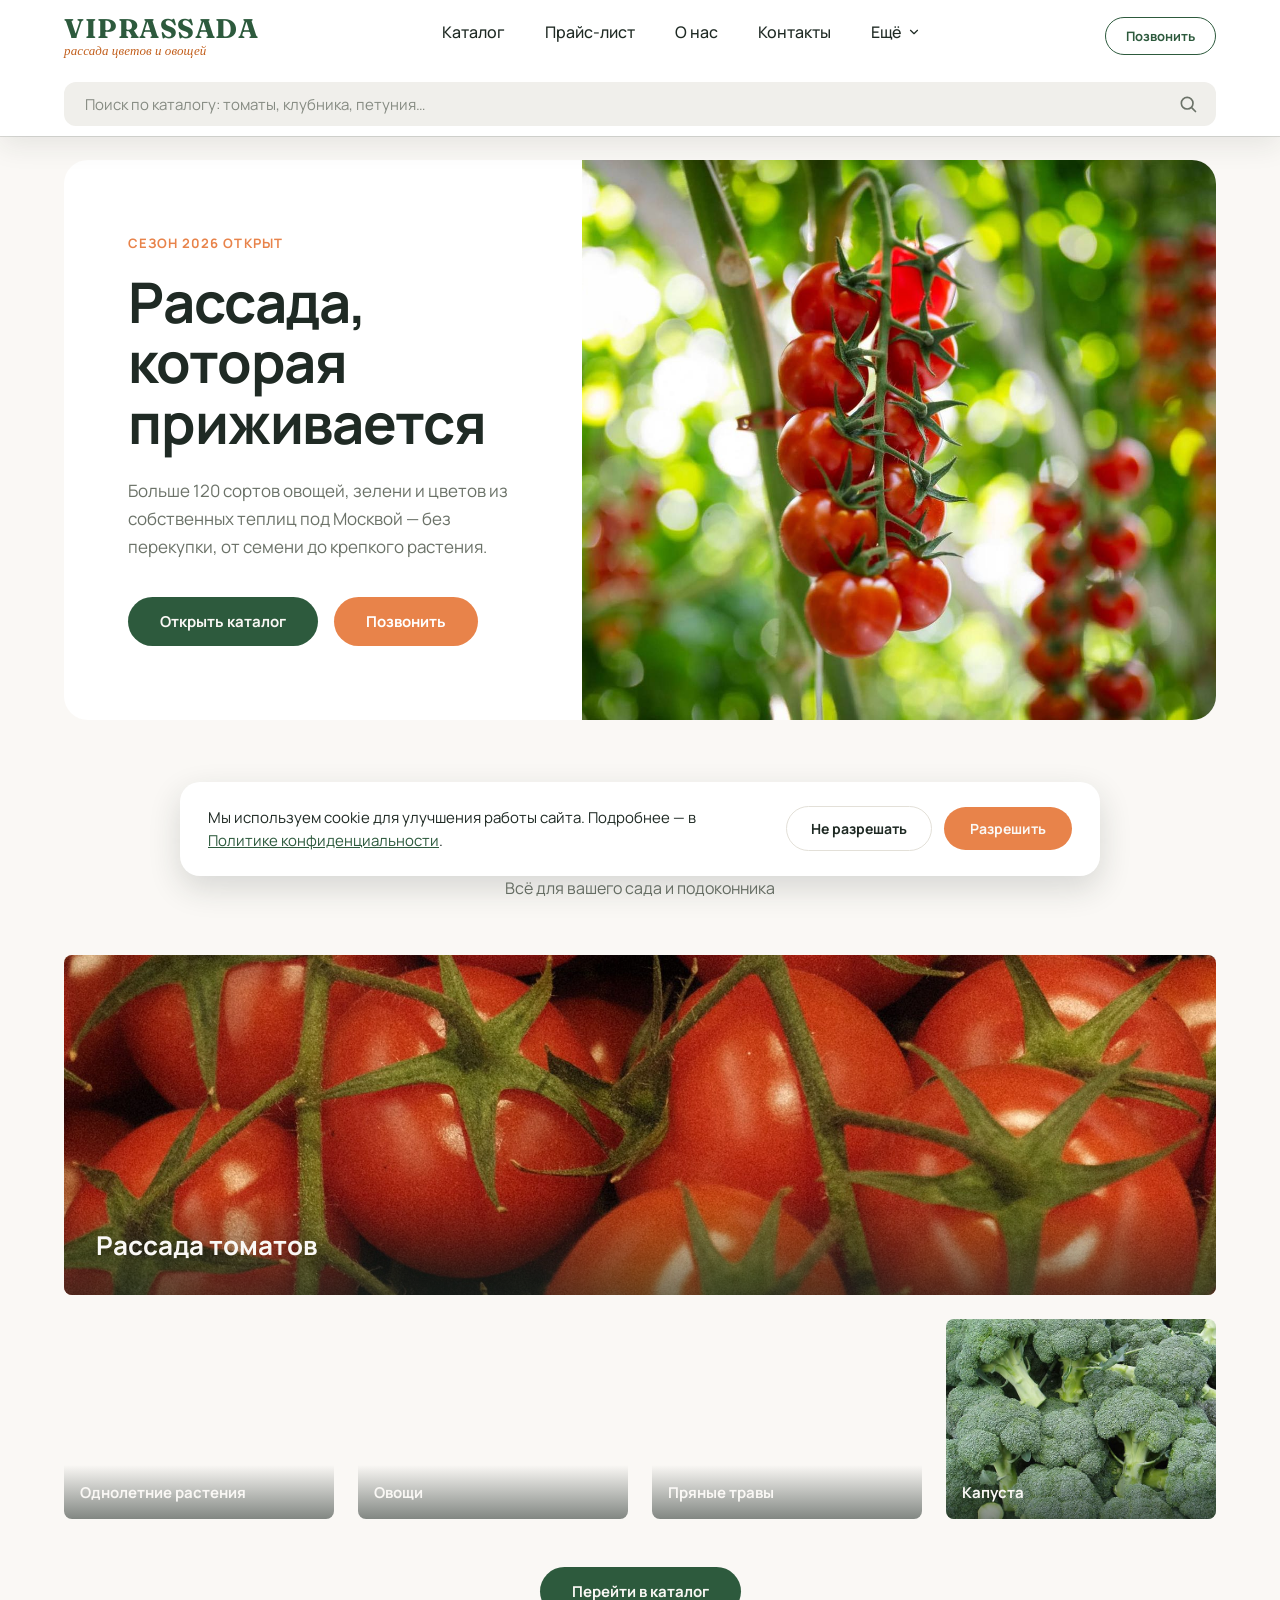
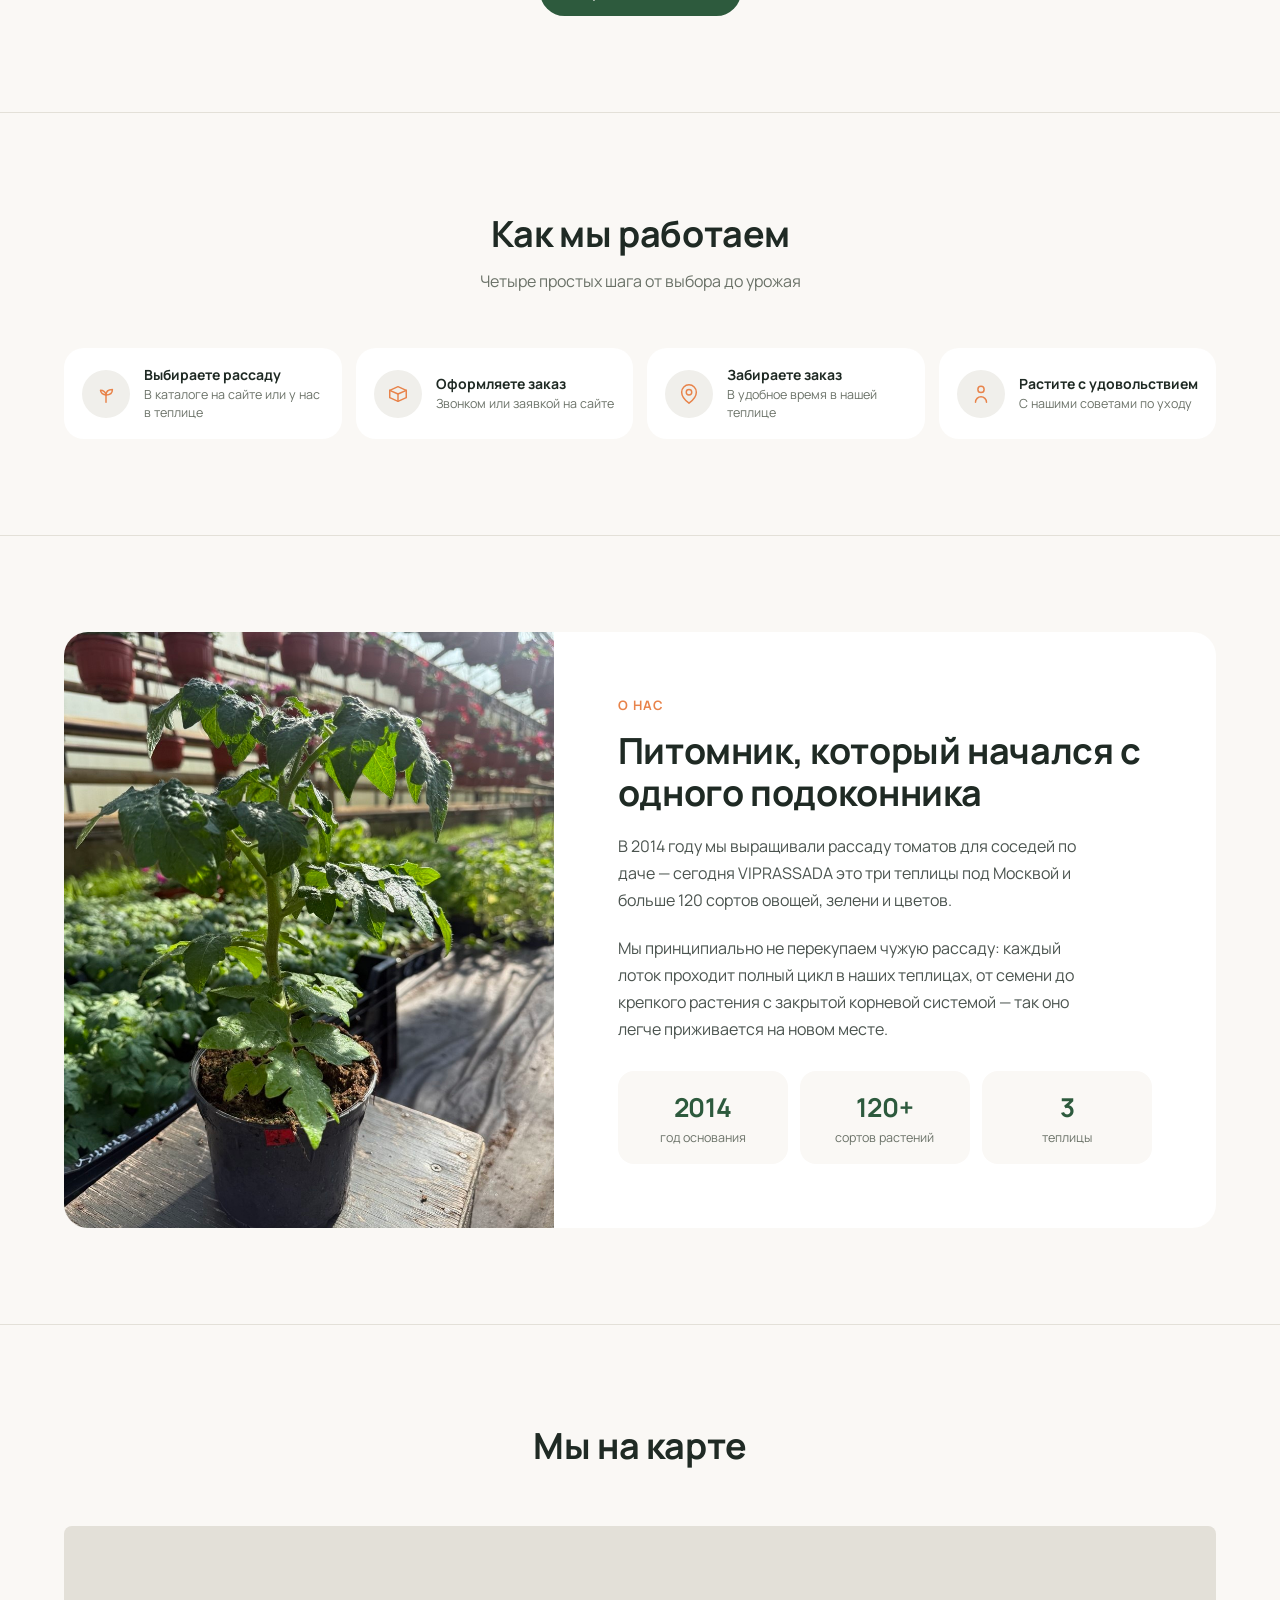
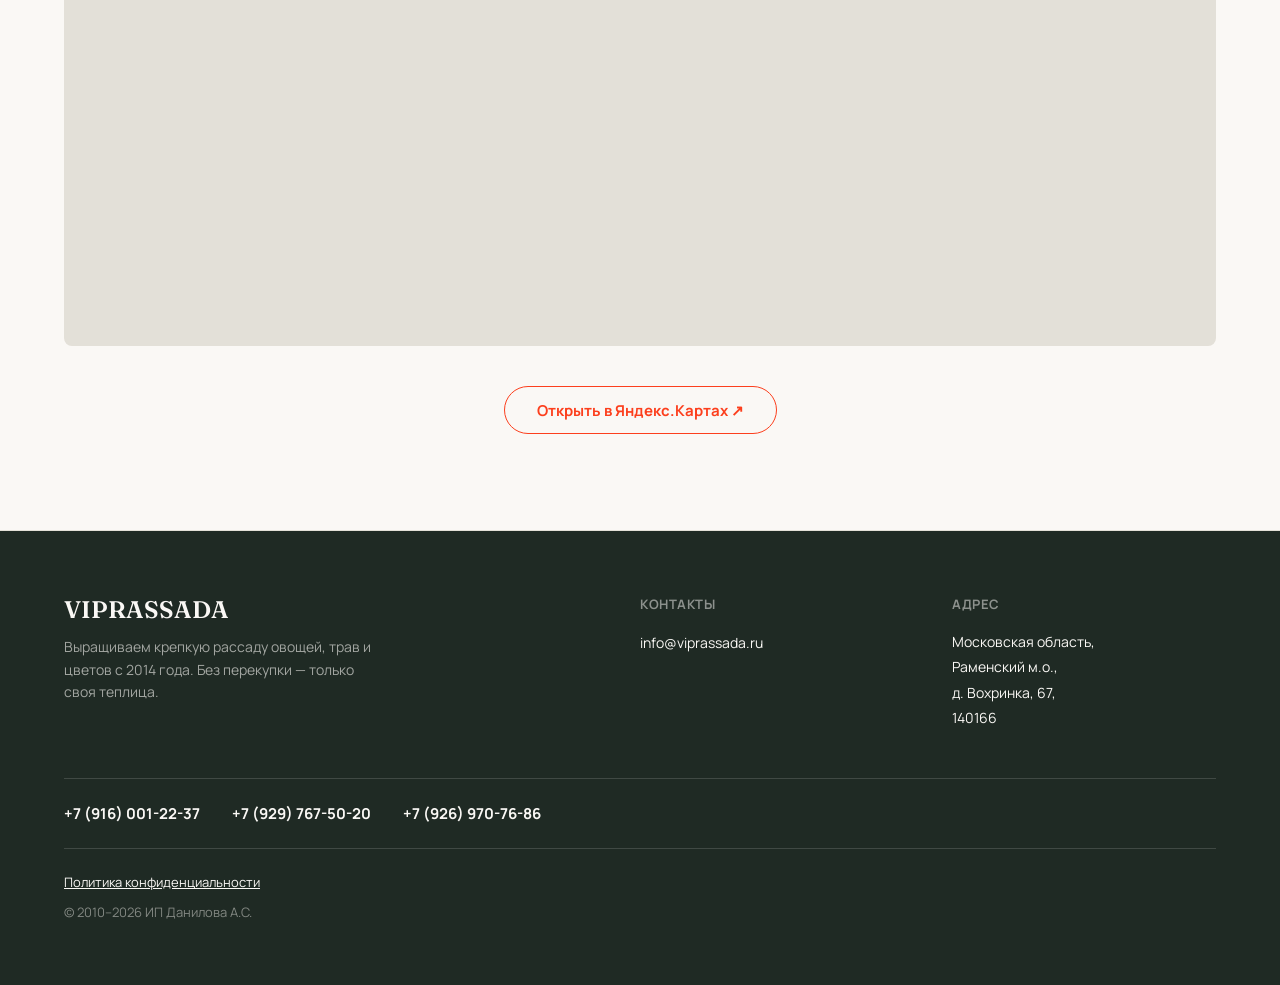
<file: index.html>
<!DOCTYPE html>
<html lang="ru">
<head>
<meta charset="utf-8">
<meta name="viewport" content="width=device-width, initial-scale=1">
<title>VIPRASSADA — рассада, которая приживается</title>
<meta name="description" content="Выращиваем рассаду овощей, зелени и цветов сами, без перекупки. Более 120 сортов из собственных теплиц под Москвой.">
<link rel="icon" href="/favicon.ico" sizes="any">
<link rel="icon" type="image/png" sizes="16x16" href="/assets/favicon-16x16.png">
<link rel="icon" type="image/png" sizes="32x32" href="/assets/favicon-32x32.png">
<link rel="apple-touch-icon" sizes="180x180" href="/assets/apple-touch-icon.png">
<link rel="preconnect" href="https://fonts.googleapis.com">
<link href="https://fonts.googleapis.com/css2?family=Fraunces:ital,opsz,wght@0,9..144,400;0,9..144,500;0,9..144,600;0,9..144,700;1,9..144,500&family=Manrope:wght@400;500;600;700;800&display=swap" rel="stylesheet">
<link rel="stylesheet" href="assets/css/style.css">
</head>
<body>

<header class="site-header">
  <a href="/" class="site-header__logo">
    <span class="site-header__logo-title">VIPRASSADA</span>
    <span class="site-header__logo-tagline">рассада цветов и овощей</span>
  </a>
  <nav class="site-header__nav">
    <a href="/catalog">Каталог</a>
    <a href="/pricelist">Прайс-лист</a>
    <a href="#about">О нас</a>
    <a href="#contacts">Контакты</a>
    <div class="site-header__more">
      <button class="site-header__more-btn" type="button">
        Ещё
        <svg width="14" height="14" viewBox="0 0 24 24" fill="none" stroke="currentColor" stroke-width="2" stroke-linecap="round" stroke-linejoin="round"><path d="m6 9 6 6 6-6"/></svg>
      </button>
      <div class="site-header__dropdown">
        <div class="site-header__dropdown-card">
          <button type="button" class="site-header__dropdown-item" data-payment-modal-toggle>Оплата</button>
          <a href="#map" class="site-header__dropdown-item">Мы на карте</a>
        </div>
      </div>
    </div>
  </nav>
  <a href="tel:+79297675020" class="btn btn-outline site-header__call desktop-only">Позвонить</a>
  <button class="site-header__menu-btn" data-menu-toggle aria-label="Меню">
    <svg class="site-header__menu-icon--open" width="28" height="28" viewBox="0 0 24 24" fill="none" stroke="#1F2A24" stroke-width="2" stroke-linecap="round"><path d="M4 7h16M4 12h16M4 17h16"/></svg>
    <svg class="site-header__menu-icon--close" width="28" height="28" viewBox="0 0 24 24" fill="none" stroke="#1F2A24" stroke-width="2" stroke-linecap="round"><path d="M6 6l12 12M18 6L6 18"/></svg>
  </button>
  <button class="site-header__search-btn" data-mobile-search-toggle type="button" aria-label="Поиск">
    <svg width="22" height="22" viewBox="0 0 24 24" fill="none" stroke="currentColor" stroke-width="2" stroke-linecap="round" stroke-linejoin="round"><circle cx="11" cy="11" r="7"/><path d="m21 21-4.35-4.35"/></svg>
  </button>
</header>

<div class="site-search">
  <button class="site-search__back" data-mobile-search-close type="button" aria-label="Закрыть поиск">
    <svg width="18" height="18" viewBox="0 0 24 24" fill="none" stroke="currentColor" stroke-width="2" stroke-linecap="round" stroke-linejoin="round"><path d="M15 18l-6-6 6-6"/></svg>
  </button>
  <div class="site-search__box">
    <input class="site-search__input" type="text" placeholder="Поиск по каталогу: томаты, клубника, петуния…" aria-label="Поиск по каталогу">
    <svg class="site-search__icon" width="20" height="20" viewBox="0 0 24 24" fill="none" stroke="currentColor" stroke-width="2" stroke-linecap="round" stroke-linejoin="round"><circle cx="11" cy="11" r="7"/><path d="m21 21-4.35-4.35"/></svg>
  </div>
</div>

<div class="site-header__overlay" data-menu-overlay></div>
<div class="site-header__mobile-panel">
  <div class="mobile-menu__contact-row">
    <div class="mobile-menu__contact-col">
      <div class="mobile-menu__contact-label">Позвоните нам</div>
      <a href="tel:+79297675020" class="mobile-menu__contact-value">+7 (929) 767-50-20</a>
    </div>
    <div class="mobile-menu__contact-divider"></div>
    <div class="mobile-menu__contact-col">
      <div class="mobile-menu__contact-label">Задайте вопрос</div>
      <a href="https://t.me/danechka686" target="_blank" rel="noopener" class="mobile-menu__contact-value">Чат в Telegram</a>
    </div>
  </div>

  <nav class="mobile-menu__nav">
    <a href="/catalog" data-menu-close>Каталог</a>
    <a href="/pricelist" data-menu-close>Прайс-лист</a>
    <a href="#about" data-menu-close>О нас</a>
    <a href="#contacts" data-menu-close>Контакты</a>
    <button type="button" data-payment-modal-toggle data-menu-close>Оплата</button>
    <a href="#map" data-menu-close>Мы на карте</a>
  </nav>

  <div class="mobile-menu__social">
    <div class="mobile-menu__social-label">Мы на связи</div>
    <div class="mobile-menu__social-row">
      <a href="https://t.me/danechka686" target="_blank" rel="noopener" class="mobile-menu__social-btn mobile-menu__social-btn--telegram" aria-label="Telegram">
        <svg width="20" height="20" viewBox="0 0 24 24" fill="none" stroke="currentColor" stroke-width="2" stroke-linecap="round" stroke-linejoin="round"><line x1="22" y1="2" x2="11" y2="13"></line><polygon points="22 2 15 22 11 13 2 9 22 2"></polygon></svg>
      </a>
      <a href="https://yandex.ru/maps/1/moscow-and-moscow-oblast/house/derevnya_vokhrinka_67/Z0EYdQZiTUwGQFtvfXhxcHpqbA==/?from=mapframe&amp;ll=38.310421%2C55.401585&amp;source=mapframe&amp;um=constructor%3A4706021e584163ac9a08b8d9d124bbad1421216e9583e39c845df340fe2b00db&amp;utm_source=share&amp;z=17" target="_blank" rel="noopener" class="mobile-menu__social-btn" aria-label="Мы на карте">
        <svg width="20" height="20" viewBox="0 0 24 24" fill="none" stroke="currentColor" stroke-width="2" stroke-linecap="round" stroke-linejoin="round"><path d="M12 2C7.6 2 4 5.6 4 10c0 6 8 12 8 12s8-6 8-12c0-4.4-3.6-8-8-8zm0 11a3 3 0 110-6 3 3 0 010 6z"></path></svg>
      </a>
      <a href="mailto:info@viprassada.ru" class="mobile-menu__social-btn" aria-label="Email">
        <svg width="20" height="20" viewBox="0 0 24 24" fill="none" stroke="currentColor" stroke-width="2" stroke-linecap="round" stroke-linejoin="round"><rect x="2" y="4" width="20" height="16" rx="2"></rect><path d="m22 6-10 7L2 6"></path></svg>
      </a>
    </div>
  </div>
</div>

<main>

  <!-- Hero -->
  <section class="hero">
    <div class="hero__card">
      <div class="hero__content">
        <div class="hero__eyebrow">Сезон 2026 открыт</div>
        <h1 class="hero__title">Рассада, которая приживается</h1>
        <p class="hero__text">Больше 120 сортов овощей, зелени и цветов из собственных теплиц под Москвой — без перекупки, от семени до крепкого растения.</p>
        <div class="hero__actions">
          <a href="/catalog" class="btn btn-primary">Открыть каталог</a>
          <a href="tel:+79297675020" class="btn btn-accent">Позвонить</a>
        </div>
      </div>
      <div class="hero__media" role="img" aria-label="Рассада томатов в теплице VIPRASSADA"></div>
    </div>
  </section>

  <!-- Категории -->
  <section class="section">
    <div class="section__head">
      <h2 class="section__title">Категории</h2>
      <p class="section__subtitle">Всё для вашего сада и подоконника</p>
    </div>

    <a href="/catalog?category=rassada-tomatov" class="category-feature" style="background-image:url('images/products/tomaty/pexels-elio-nguyen-2128259235-33017241-crop.jpg')">
      <div class="category-feature__label"><span>Рассада томатов</span></div>
    </a>

    <div class="category-grid">
      <a href="/catalog?category=odnoletnie-rasteniya" class="category-card" style="background-image:url('https://static.tildacdn.com/stor6134-3038-4834-a561-386135663962/49516063.jpg')">
        <div class="category-card__label"><span>Однолетние растения</span></div>
      </a>
      <a href="/catalog?category=ovoschi" class="category-card" style="background-image:url('https://static.tildacdn.com/stor3732-3562-4534-b265-656662653637/82275197.jpg')">
        <div class="category-card__label"><span>Овощи</span></div>
      </a>
      <a href="/catalog?category=pryanye-travy" class="category-card" style="background-image:url('https://static.tildacdn.com/stor3163-6338-4639-a534-343934353935/79765410.jpg')">
        <div class="category-card__label"><span>Пряные травы</span></div>
      </a>
      <a href="/catalog?category=kapusta" class="category-card" style="background-image:url('images/products/kapusta/brokkoli-maraton.jpg')">
        <div class="category-card__label"><span>Капуста</span></div>
      </a>
    </div>

    <div class="section__cta">
      <a href="/catalog" class="btn btn-primary">Перейти в каталог</a>
    </div>
  </section>

  <!-- Как мы работаем -->
  <section class="section">
    <div class="section__head">
      <h2 class="section__title">Как мы работаем</h2>
      <p class="section__subtitle">Четыре простых шага от выбора до урожая</p>
    </div>
    <div class="steps">
      <div class="step">
        <div class="step__icon"><svg width="32" height="32" viewBox="0 0 24 24" fill="none" stroke-width="1.6" stroke-linecap="round" stroke-linejoin="round"><path d="M12 21v-8"/><path d="M12 13c0-4 3-6 7-6 0 4-3 6-7 6z"/><path d="M12 13c0-3-3-5-6-5 0 3 3 5 6 5z"/></svg></div>
        <div class="step__body">
          <div class="step__title">Выбираете рассаду</div>
          <div class="step__desc">В каталоге на сайте или у нас в теплице</div>
        </div>
      </div>
      <div class="step">
        <div class="step__icon"><svg width="32" height="32" viewBox="0 0 24 24" fill="none" stroke-width="1.6" stroke-linecap="round" stroke-linejoin="round"><path d="M3 8l9-4 9 4-9 4-9-4z"/><path d="M3 8v8l9 4 9-4V8"/><path d="M12 12v8"/></svg></div>
        <div class="step__body">
          <div class="step__title">Оформляете заказ</div>
          <div class="step__desc">Звонком или заявкой на сайте</div>
        </div>
      </div>
      <div class="step">
        <div class="step__icon"><svg width="32" height="32" viewBox="0 0 24 24" fill="none" stroke-width="1.6" stroke-linecap="round" stroke-linejoin="round"><path d="M12 2C7.6 2 4 5.6 4 10c0 6 8 12 8 12s8-6 8-12c0-4.4-3.6-8-8-8zm0 11a3 3 0 110-6 3 3 0 010 6z"/></svg></div>
        <div class="step__body">
          <div class="step__title">Забираете заказ</div>
          <div class="step__desc">В удобное время в нашей теплице</div>
        </div>
      </div>
      <div class="step">
        <div class="step__icon"><svg width="32" height="32" viewBox="0 0 24 24" fill="none" stroke-width="1.6" stroke-linecap="round" stroke-linejoin="round"><circle cx="12" cy="7" r="3.4"/><path d="M6 21c0-3.3 2.7-6 6-6s6 2.7 6 6"/></svg></div>
        <div class="step__body">
          <div class="step__title">Растите с удовольствием</div>
          <div class="step__desc">С нашими советами по уходу</div>
        </div>
      </div>
    </div>
  </section>

  <!-- О нас -->
  <section class="section about" id="about">
    <div class="about__card">
      <div class="about__media" style="background-image:url('assets/img/about-greenhouse.jpg')" role="img" aria-label="Рассада томатов в теплице VIPRASSADA"></div>
      <div class="about__content">
        <div class="about__eyebrow">О нас</div>
        <h2 class="about__title">Питомник, который начался с одного подоконника</h2>
        <p class="about__text">В 2014 году мы выращивали рассаду томатов для соседей по даче — сегодня VIPRASSADA это три теплицы под Москвой и больше 120 сортов овощей, зелени и цветов.</p>
        <p class="about__text">Мы принципиально не перекупаем чужую рассаду: каждый лоток проходит полный цикл в наших теплицах, от семени до крепкого растения с закрытой корневой системой — так оно легче приживается на новом месте.</p>
        <div class="about__stats">
          <div class="about__stat">
            <div class="about__stat-value">2014</div>
            <div class="about__stat-label">год основания</div>
          </div>
          <div class="about__stat">
            <div class="about__stat-value">120+</div>
            <div class="about__stat-label">сортов растений</div>
          </div>
          <div class="about__stat">
            <div class="about__stat-value">3</div>
            <div class="about__stat-label">теплицы</div>
          </div>
        </div>
      </div>
    </div>
  </section>

  <!-- Карта -->
  <section class="section" id="map">
    <div class="section__head">
      <h2 class="section__title">Мы на карте</h2>
    </div>

    <div class="map-card">
      <iframe src="https://yandex.ru/map-widget/v1/?um=constructor%3A51bf18419c8e26ac1d80d7e9bd66b3d1ba39b82d0c996a6c1de0cf7e23ab98db&amp;source=constructor" width="100%" height="100%" frameborder="0" loading="lazy" title="Карта проезда VIPRASSADA"></iframe>
    </div>

    <div class="section__cta">
      <a href="https://yandex.ru/maps/1/moscow-and-moscow-oblast/house/derevnya_vokhrinka_67/Z0EYdQZiTUwGQFtvfXhxcHpqbA==/?from=mapframe&amp;ll=38.310421%2C55.401585&amp;source=mapframe&amp;um=constructor%3A4706021e584163ac9a08b8d9d124bbad1421216e9583e39c845df340fe2b00db&amp;utm_source=share&amp;z=17" target="_blank" rel="noopener" class="btn btn-yandex">Открыть в Яндекс.Картах ↗</a>
    </div>
  </section>

</main>

<!-- Footer -->
<footer class="site-footer" id="contacts">
  <div class="site-footer__top">
    <div>
      <div class="site-footer__brand">VIPRASSADA</div>
      <div class="site-footer__desc">Выращиваем крепкую рассаду овощей, трав и цветов с 2014 года. Без перекупки — только своя теплица.</div>
    </div>
    <div>
      <div class="site-footer__label">Контакты</div>
      <div class="site-footer__contacts">
        <a href="mailto:info@viprassada.ru" class="site-footer__email">info@viprassada.ru</a>
      </div>
    </div>
    <div>
      <div class="site-footer__label">Адрес</div>
      <div class="site-footer__address">Московская область,<br>Раменский м.о.,<br>д. Вохринка, 67,<br>140166</div>
    </div>
  </div>

  <div class="site-footer__phones">
    <a href="tel:+79160012237">+7 (916) 001-22-37</a>
    <a href="tel:+79297675020">+7 (929) 767-50-20</a>
    <a href="tel:+79269707686">+7 (926) 970-76-86</a>
  </div>

  <div class="site-footer__bottom"><a href="/privacy">Политика конфиденциальности</a></div>
  <div class="site-footer__copy">© 2010–2026 ИП Данилова А.С.</div>
</footer>

<script src="assets/js/main.js"></script>
<script src="assets/js/data.js"></script>
<script src="assets/js/search.js"></script>
</body>
</html>
</file>
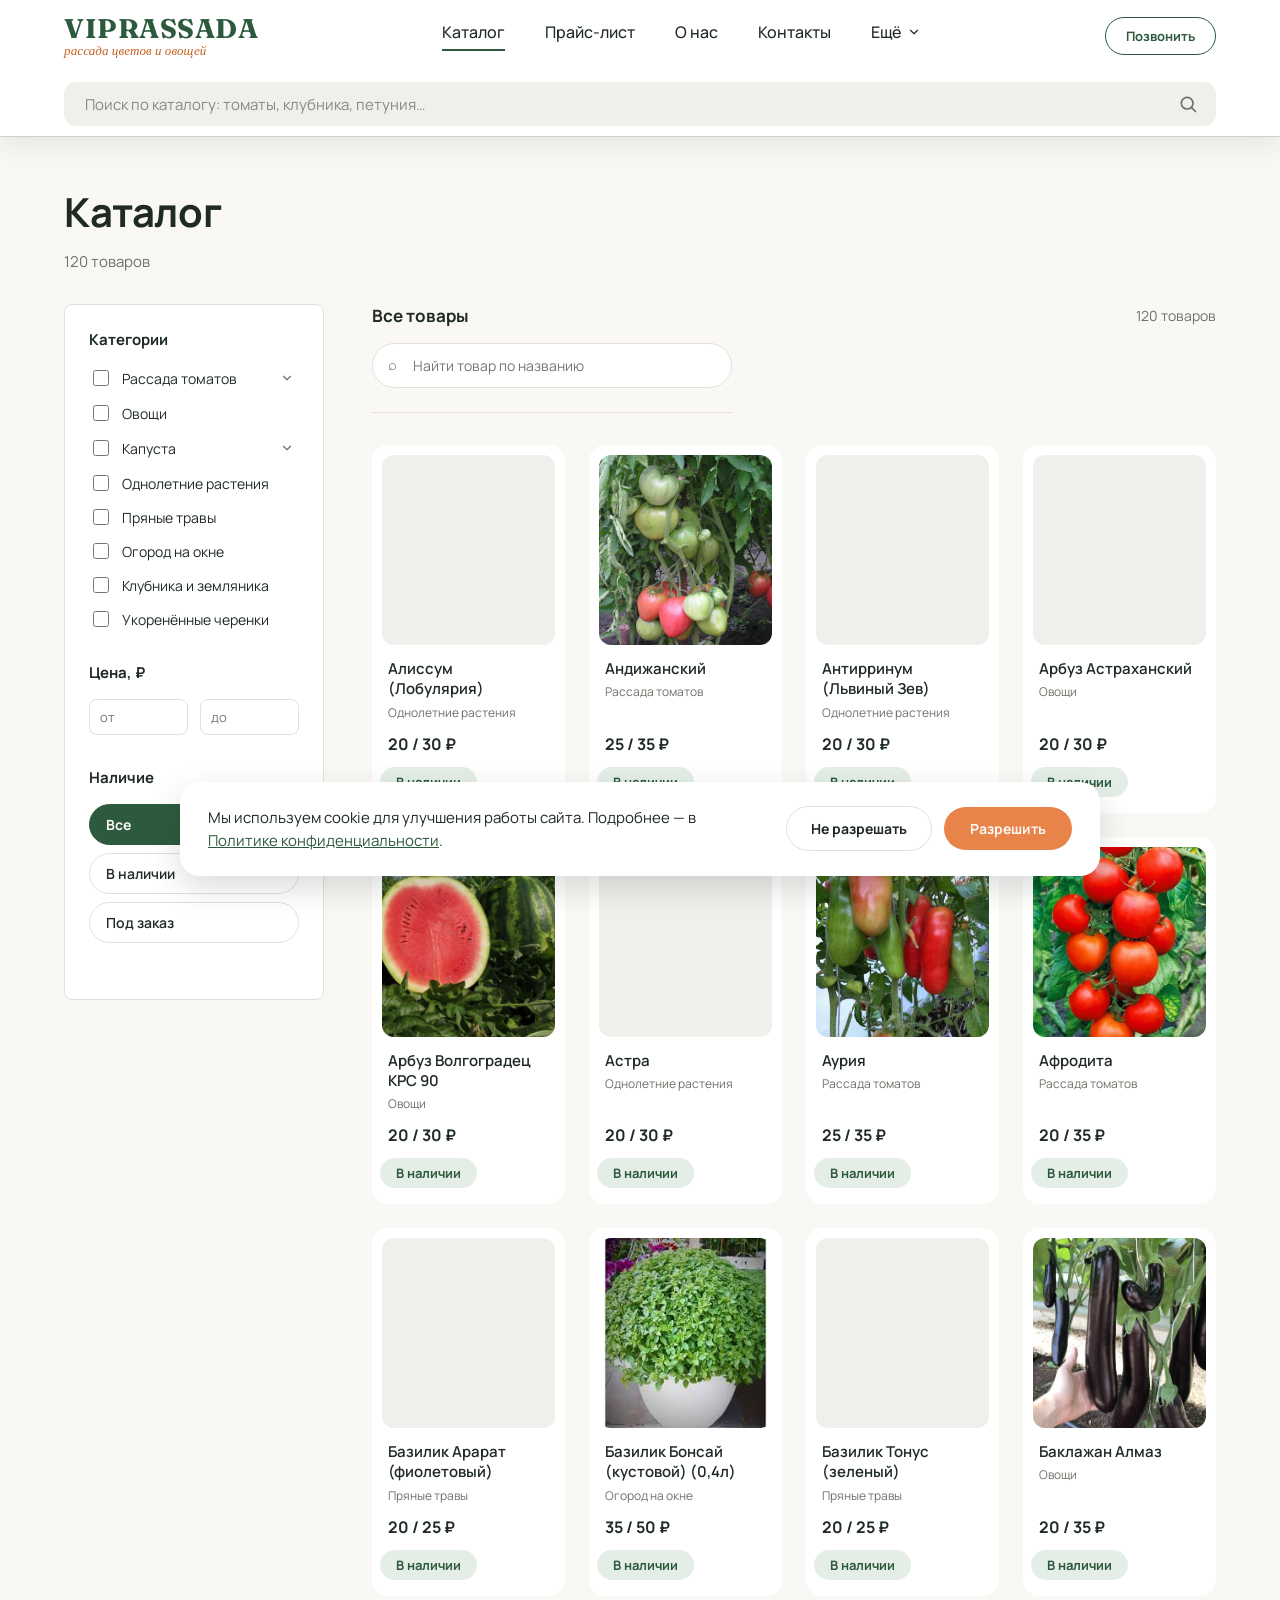
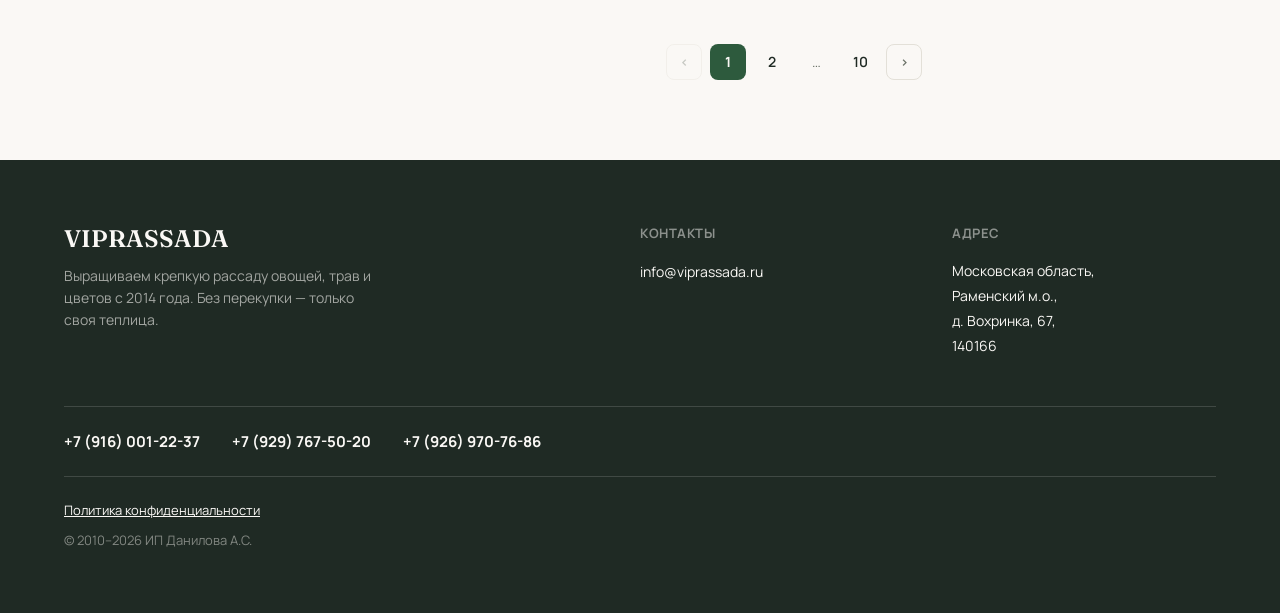
<file: catalog.html>
<!DOCTYPE html>
<html lang="ru">
<head>
<meta charset="utf-8">
<meta name="viewport" content="width=device-width, initial-scale=1">
<title>Каталог — VIPRASSADA</title>
<meta name="description" content="Каталог рассады VIPRASSADA: томаты, овощи, капуста, клубника, зелень, однолетние растения и черенки. Фильтры по категориям, цене и наличию.">
<link rel="icon" href="/favicon.ico" sizes="any">
<link rel="icon" type="image/png" sizes="16x16" href="/assets/favicon-16x16.png">
<link rel="icon" type="image/png" sizes="32x32" href="/assets/favicon-32x32.png">
<link rel="apple-touch-icon" sizes="180x180" href="/assets/apple-touch-icon.png">
<link rel="preconnect" href="https://fonts.googleapis.com">
<link href="https://fonts.googleapis.com/css2?family=Fraunces:ital,opsz,wght@0,9..144,400;0,9..144,500;0,9..144,600;0,9..144,700&family=Manrope:wght@400;500;600;700;800&display=swap" rel="stylesheet">
<link rel="stylesheet" href="assets/css/style.css">
</head>
<body>

<header class="site-header">
  <a href="/" class="site-header__logo">
    <span class="site-header__logo-title">VIPRASSADA</span>
    <span class="site-header__logo-tagline">рассада цветов и овощей</span>
  </a>
  <nav class="site-header__nav">
    <a href="/catalog" class="active">Каталог</a>
    <a href="/pricelist">Прайс-лист</a>
    <a href="/#about">О нас</a>
    <a href="/#contacts">Контакты</a>
    <div class="site-header__more">
      <button class="site-header__more-btn" type="button">
        Ещё
        <svg width="14" height="14" viewBox="0 0 24 24" fill="none" stroke="currentColor" stroke-width="2" stroke-linecap="round" stroke-linejoin="round"><path d="m6 9 6 6 6-6"/></svg>
      </button>
      <div class="site-header__dropdown">
        <div class="site-header__dropdown-card">
          <button type="button" class="site-header__dropdown-item" data-payment-modal-toggle>Оплата</button>
          <a href="/#map" class="site-header__dropdown-item">Мы на карте</a>
        </div>
      </div>
    </div>
  </nav>
  <a href="tel:+79297675020" class="btn btn-outline site-header__call desktop-only">Позвонить</a>
  <button class="site-header__menu-btn" data-menu-toggle aria-label="Меню">
    <svg class="site-header__menu-icon--open" width="28" height="28" viewBox="0 0 24 24" fill="none" stroke="#1F2A24" stroke-width="2" stroke-linecap="round"><path d="M4 7h16M4 12h16M4 17h16"/></svg>
    <svg class="site-header__menu-icon--close" width="28" height="28" viewBox="0 0 24 24" fill="none" stroke="#1F2A24" stroke-width="2" stroke-linecap="round"><path d="M6 6l12 12M18 6L6 18"/></svg>
  </button>
  <button class="site-header__search-btn" data-mobile-search-toggle type="button" aria-label="Поиск">
    <svg width="22" height="22" viewBox="0 0 24 24" fill="none" stroke="currentColor" stroke-width="2" stroke-linecap="round" stroke-linejoin="round"><circle cx="11" cy="11" r="7"/><path d="m21 21-4.35-4.35"/></svg>
  </button>
</header>

<div class="site-search">
  <button class="site-search__back" data-mobile-search-close type="button" aria-label="Закрыть поиск">
    <svg width="18" height="18" viewBox="0 0 24 24" fill="none" stroke="currentColor" stroke-width="2" stroke-linecap="round" stroke-linejoin="round"><path d="M15 18l-6-6 6-6"/></svg>
  </button>
  <div class="site-search__box">
    <input class="site-search__input" type="text" placeholder="Поиск по каталогу: томаты, клубника, петуния…" aria-label="Поиск по каталогу">
    <svg class="site-search__icon" width="20" height="20" viewBox="0 0 24 24" fill="none" stroke="currentColor" stroke-width="2" stroke-linecap="round" stroke-linejoin="round"><circle cx="11" cy="11" r="7"/><path d="m21 21-4.35-4.35"/></svg>
  </div>
</div>

<div class="site-header__overlay" data-menu-overlay></div>
<div class="site-header__mobile-panel">
  <div class="mobile-menu__contact-row">
    <div class="mobile-menu__contact-col">
      <div class="mobile-menu__contact-label">Позвоните нам</div>
      <a href="tel:+79297675020" class="mobile-menu__contact-value">+7 (929) 767-50-20</a>
    </div>
    <div class="mobile-menu__contact-divider"></div>
    <div class="mobile-menu__contact-col">
      <div class="mobile-menu__contact-label">Задайте вопрос</div>
      <a href="https://t.me/danechka686" target="_blank" rel="noopener" class="mobile-menu__contact-value">Чат в Telegram</a>
    </div>
  </div>

  <nav class="mobile-menu__nav">
    <a href="/catalog" data-menu-close>Каталог</a>
    <a href="/pricelist" data-menu-close>Прайс-лист</a>
    <a href="/#about" data-menu-close>О нас</a>
    <a href="/#contacts" data-menu-close>Контакты</a>
    <button type="button" data-payment-modal-toggle data-menu-close>Оплата</button>
    <a href="/#map" data-menu-close>Мы на карте</a>
  </nav>

  <div class="mobile-menu__social">
    <div class="mobile-menu__social-label">Мы на связи</div>
    <div class="mobile-menu__social-row">
      <a href="https://t.me/danechka686" target="_blank" rel="noopener" class="mobile-menu__social-btn mobile-menu__social-btn--telegram" aria-label="Telegram">
        <svg width="20" height="20" viewBox="0 0 24 24" fill="none" stroke="currentColor" stroke-width="2" stroke-linecap="round" stroke-linejoin="round"><line x1="22" y1="2" x2="11" y2="13"></line><polygon points="22 2 15 22 11 13 2 9 22 2"></polygon></svg>
      </a>
      <a href="https://yandex.ru/maps/1/moscow-and-moscow-oblast/house/derevnya_vokhrinka_67/Z0EYdQZiTUwGQFtvfXhxcHpqbA==/?from=mapframe&amp;ll=38.310421%2C55.401585&amp;source=mapframe&amp;um=constructor%3A4706021e584163ac9a08b8d9d124bbad1421216e9583e39c845df340fe2b00db&amp;utm_source=share&amp;z=17" target="_blank" rel="noopener" class="mobile-menu__social-btn" aria-label="Мы на карте">
        <svg width="20" height="20" viewBox="0 0 24 24" fill="none" stroke="currentColor" stroke-width="2" stroke-linecap="round" stroke-linejoin="round"><path d="M12 2C7.6 2 4 5.6 4 10c0 6 8 12 8 12s8-6 8-12c0-4.4-3.6-8-8-8zm0 11a3 3 0 110-6 3 3 0 010 6z"></path></svg>
      </a>
      <a href="mailto:info@viprassada.ru" class="mobile-menu__social-btn" aria-label="Email">
        <svg width="20" height="20" viewBox="0 0 24 24" fill="none" stroke="currentColor" stroke-width="2" stroke-linecap="round" stroke-linejoin="round"><rect x="2" y="4" width="20" height="16" rx="2"></rect><path d="m22 6-10 7L2 6"></path></svg>
      </a>
    </div>
  </div>
</div>

<main>
  <div class="page-head page-head--catalog">
    <h1 class="page-head__title">Каталог</h1>
    <div class="page-head__meta" data-total-count>Загрузка…</div>
  </div>

  <div class="catalog-layout">

    <button class="filters-toggle-btn" data-filters-toggle type="button">
      <span>Фильтры</span>
      <span class="filters-toggle-btn__count" data-filters-count>0</span>
    </button>

    <aside class="filters">
      <div class="filters__close">
        <button class="filters__back-btn" data-filters-close type="button" aria-label="Закрыть фильтры">
          <svg width="18" height="18" viewBox="0 0 24 24" fill="none" stroke="currentColor" stroke-width="2" stroke-linecap="round" stroke-linejoin="round"><path d="M15 18l-6-6 6-6"/></svg>
        </button>
        <div class="filters__close-title">Фильтры</div>
        <span class="filters__header-spacer" aria-hidden="true"></span>
      </div>

      <div class="filters__group">
        <div class="filters__title">Категории</div>
        <div data-category-list>
          <!-- filled by JS -->
        </div>
      </div>

      <div class="filters__group">
        <div class="filters__title">Цена, ₽</div>
        <div class="price-range">
          <div class="price-range__inputs">
            <input type="number" min="0" placeholder="от" data-price-min>
            <input type="number" min="0" placeholder="до" data-price-max>
          </div>
        </div>
      </div>

      <div class="filters__group">
        <div class="filters__title">Наличие</div>
        <div class="availability-options" data-availability>
          <button type="button" class="active" data-value="all">Все</button>
          <button type="button" data-value="in_stock">В наличии</button>
          <button type="button" data-value="preorder">Под заказ</button>
        </div>
      </div>

      <div class="filters__actions">
        <button class="filters__reset" data-filters-reset type="button">Сбросить</button>
        <button class="btn btn-accent filters__apply" data-filters-close type="button">Применить фильтр</button>
      </div>
    </aside>
    <div class="filters-overlay" data-filters-close></div>

    <div>
      <div class="catalog-toolbar">
        <div class="catalog-toolbar__title" data-catalog-title>Все товары</div>
        <div class="catalog-toolbar__count" data-catalog-count></div>
      </div>

      <div class="search-box">
        <span class="search-box__icon">⌕</span>
        <input type="text" placeholder="Найти товар по названию" data-search>
      </div>

      <div class="product-grid" data-product-grid>
        <!-- filled by JS -->
      </div>

      <nav class="pagination" data-pagination></nav>
    </div>
  </div>
</main>

<footer class="site-footer">
  <div class="site-footer__top">
    <div>
      <div class="site-footer__brand">VIPRASSADA</div>
      <div class="site-footer__desc">Выращиваем крепкую рассаду овощей, трав и цветов с 2014 года. Без перекупки — только своя теплица.</div>
    </div>
    <div>
      <div class="site-footer__label">Контакты</div>
      <div class="site-footer__contacts">
        <a href="mailto:info@viprassada.ru" class="site-footer__email">info@viprassada.ru</a>
      </div>
    </div>
    <div>
      <div class="site-footer__label">Адрес</div>
      <div class="site-footer__address">Московская область,<br>Раменский м.о.,<br>д. Вохринка, 67,<br>140166</div>
    </div>
  </div>

  <div class="site-footer__phones">
    <a href="tel:+79160012237">+7 (916) 001-22-37</a>
    <a href="tel:+79297675020">+7 (929) 767-50-20</a>
    <a href="tel:+79269707686">+7 (926) 970-76-86</a>
  </div>

  <div class="site-footer__bottom"><a href="/privacy">Политика конфиденциальности</a></div>
  <div class="site-footer__copy">© 2010–2026 ИП Данилова А.С.</div>
</footer>

<script src="assets/js/main.js"></script>
<script src="assets/js/data.js"></script>
<script src="assets/js/search.js"></script>
<script src="assets/js/catalog.js"></script>
</body>
</html>
</file>
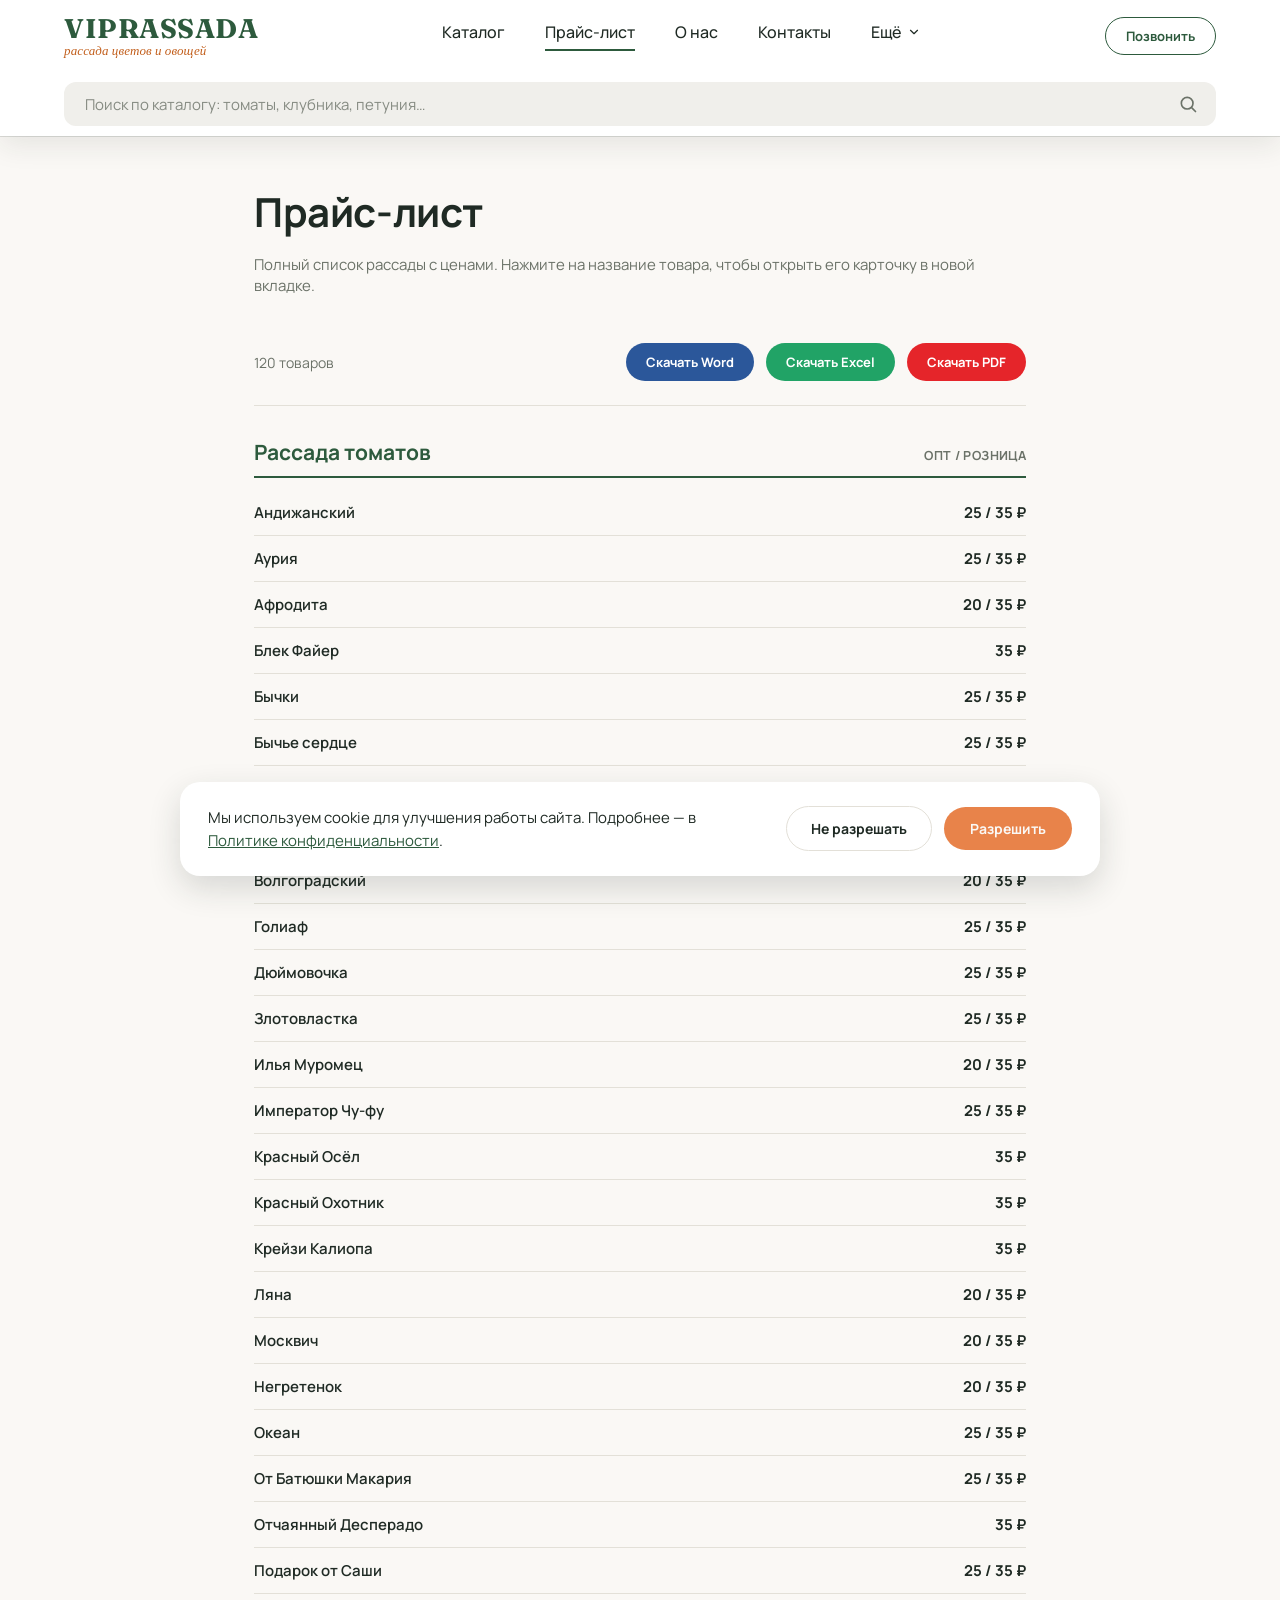
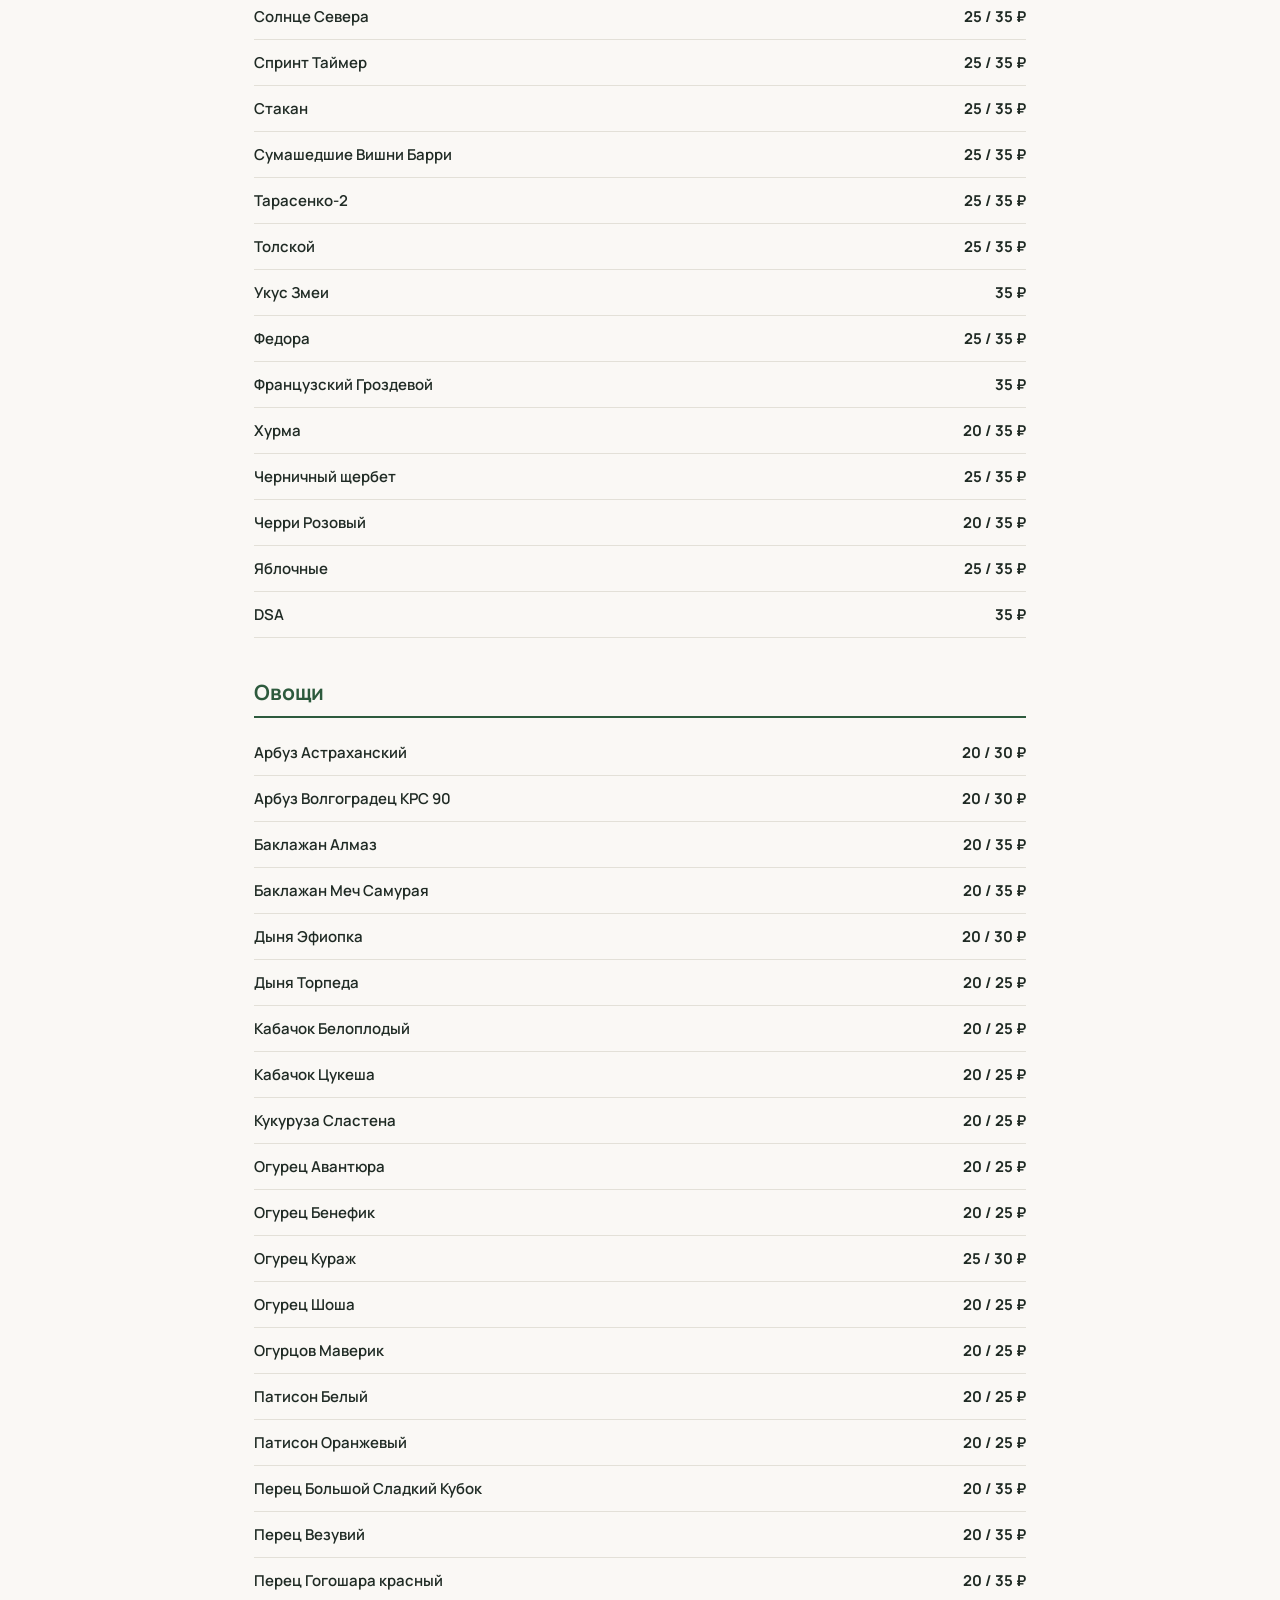
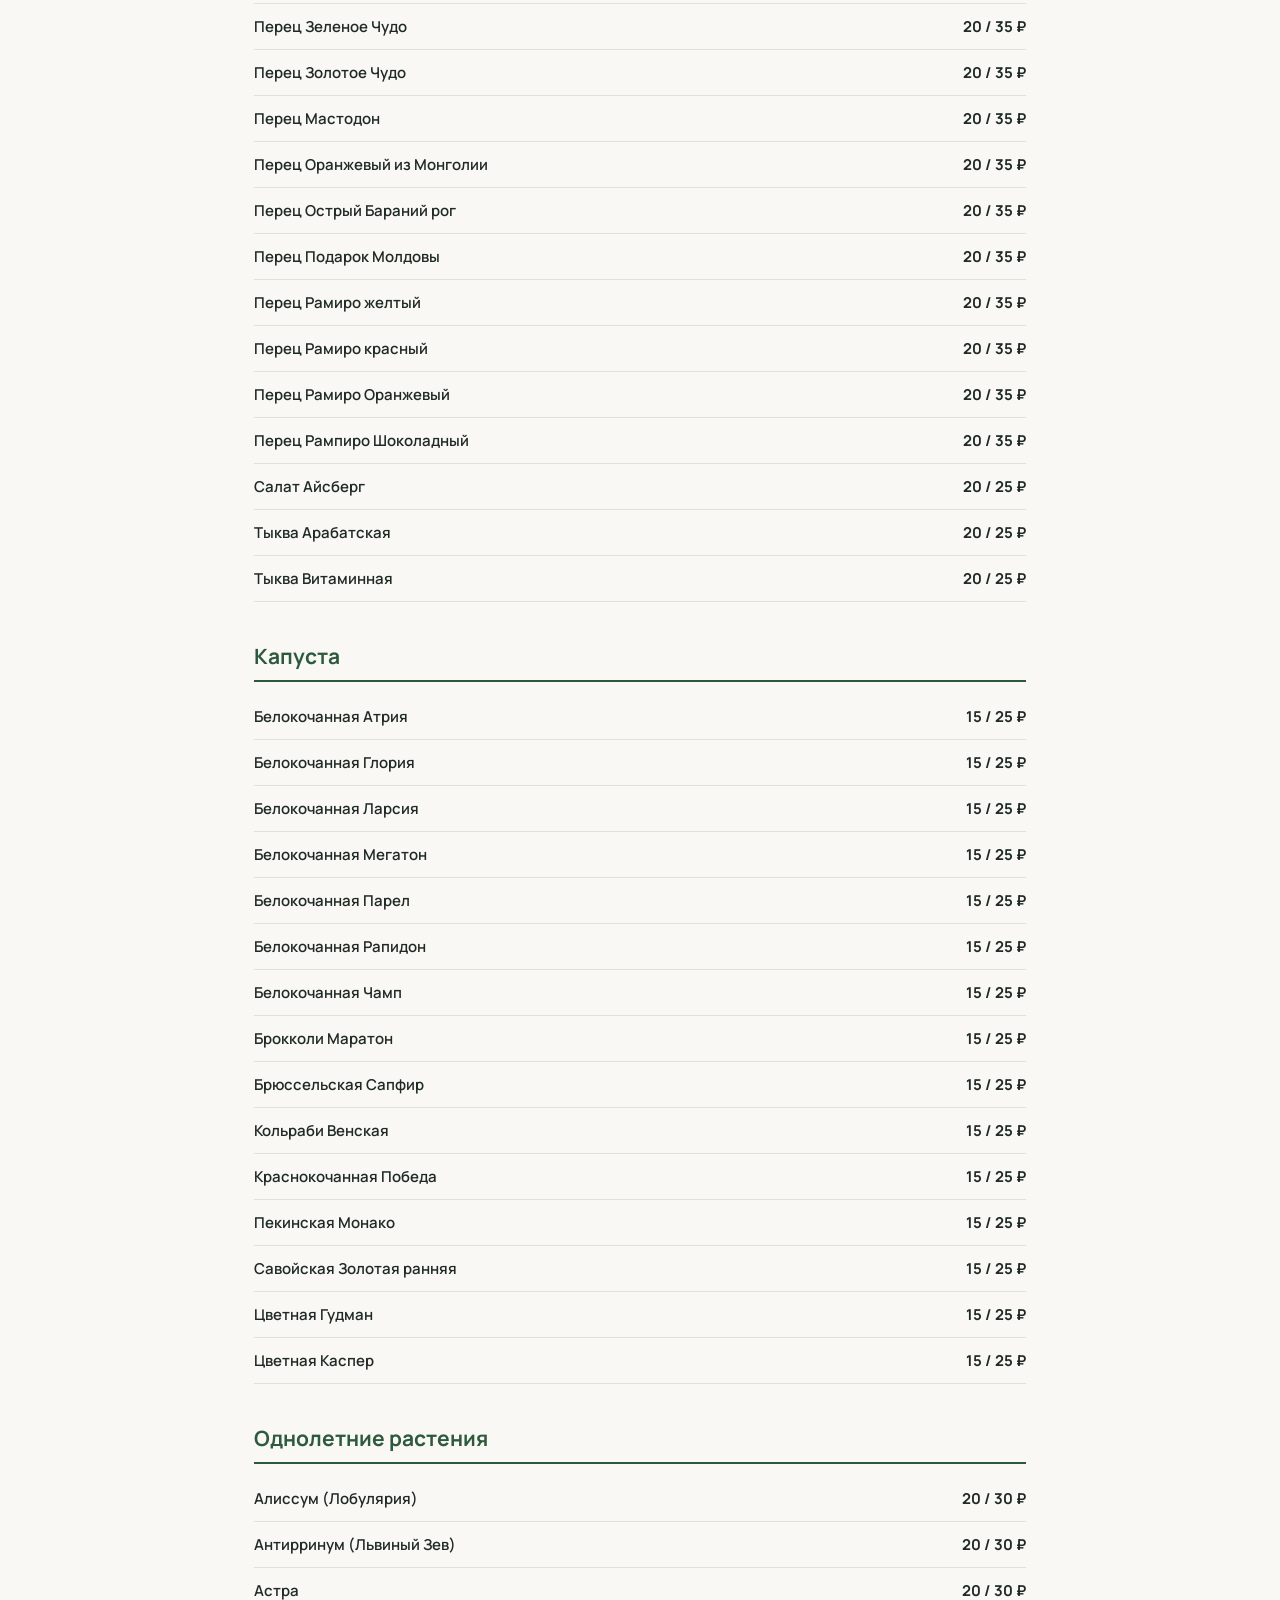
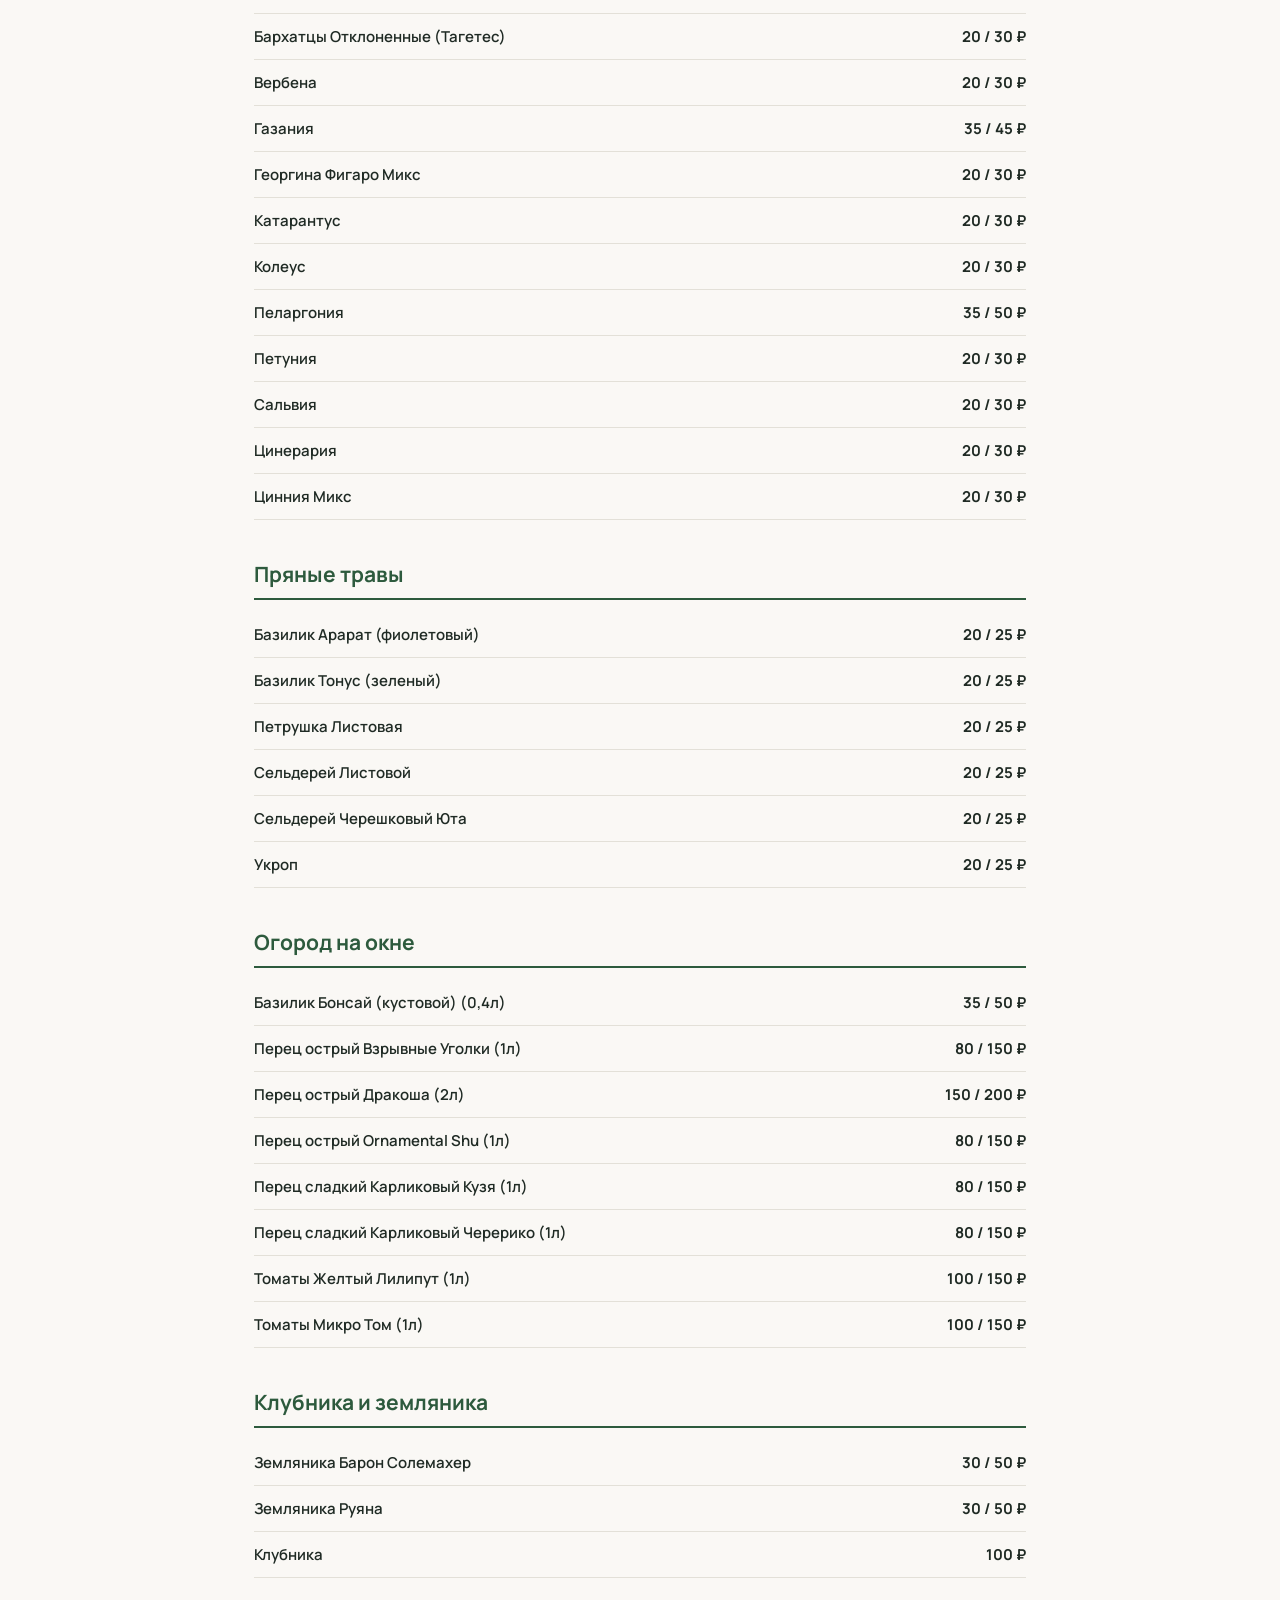
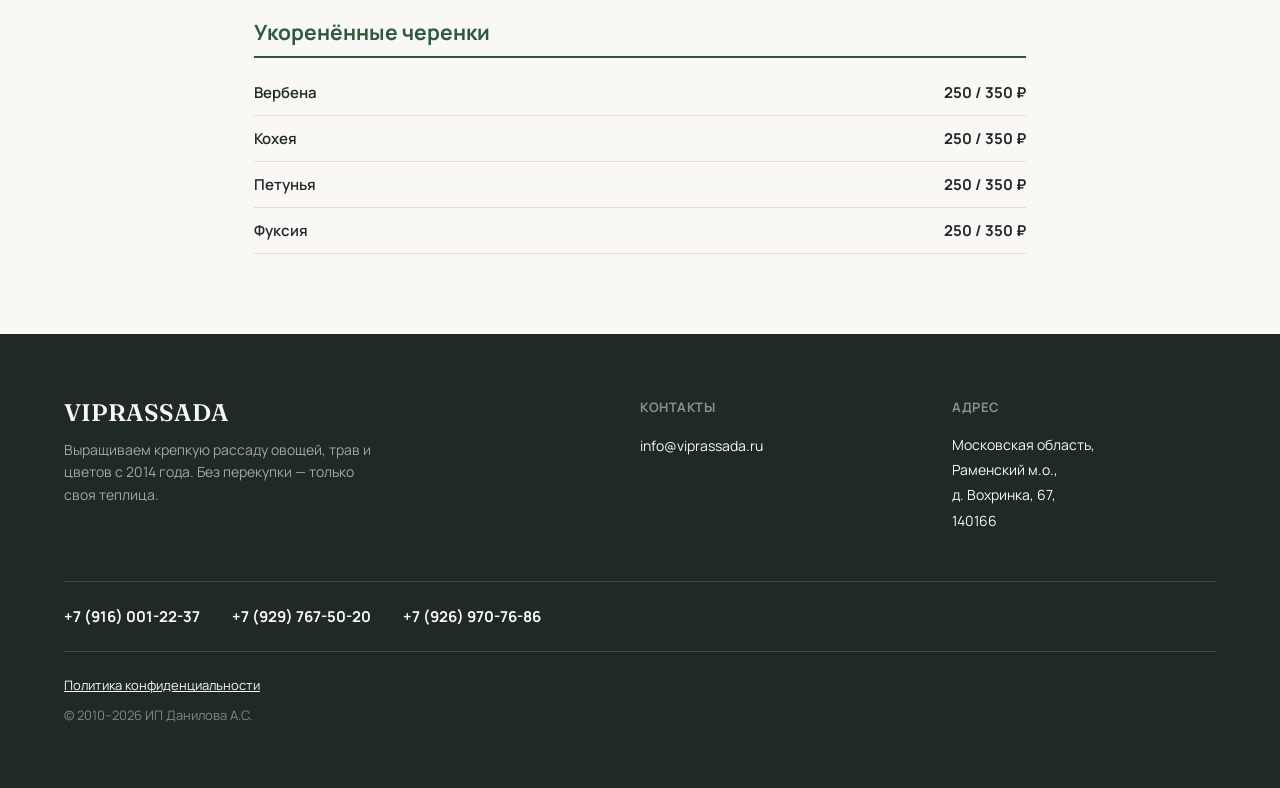
<file: pricelist.html>
<!DOCTYPE html>
<html lang="ru">
<head>
<meta charset="utf-8">
<meta name="viewport" content="width=device-width, initial-scale=1">
<title>Прайс-лист — VIPRASSADA</title>
<meta name="description" content="Полный прайс-лист VIPRASSADA: рассада овощей, зелени, цветов и черенков с розничными и оптовыми ценами. Скачайте в Word, Excel или PDF.">
<link rel="icon" href="/favicon.ico" sizes="any">
<link rel="icon" type="image/png" sizes="16x16" href="/assets/favicon-16x16.png">
<link rel="icon" type="image/png" sizes="32x32" href="/assets/favicon-32x32.png">
<link rel="apple-touch-icon" sizes="180x180" href="/assets/apple-touch-icon.png">
<link rel="preconnect" href="https://fonts.googleapis.com">
<link href="https://fonts.googleapis.com/css2?family=Fraunces:ital,opsz,wght@0,9..144,400;0,9..144,500;0,9..144,600;0,9..144,700&family=Manrope:wght@400;500;600;700;800&display=swap" rel="stylesheet">
<link rel="stylesheet" href="assets/css/style.css">
</head>
<body>

<header class="site-header">
  <a href="/" class="site-header__logo">
    <span class="site-header__logo-title">VIPRASSADA</span>
    <span class="site-header__logo-tagline">рассада цветов и овощей</span>
  </a>
  <nav class="site-header__nav">
    <a href="/catalog">Каталог</a>
    <a href="/pricelist" class="active">Прайс-лист</a>
    <a href="/#about">О нас</a>
    <a href="/#contacts">Контакты</a>
    <div class="site-header__more">
      <button class="site-header__more-btn" type="button">
        Ещё
        <svg width="14" height="14" viewBox="0 0 24 24" fill="none" stroke="currentColor" stroke-width="2" stroke-linecap="round" stroke-linejoin="round"><path d="m6 9 6 6 6-6"/></svg>
      </button>
      <div class="site-header__dropdown">
        <div class="site-header__dropdown-card">
          <button type="button" class="site-header__dropdown-item" data-payment-modal-toggle>Оплата</button>
          <a href="/#map" class="site-header__dropdown-item">Мы на карте</a>
        </div>
      </div>
    </div>
  </nav>
  <a href="tel:+79297675020" class="btn btn-outline site-header__call desktop-only">Позвонить</a>
  <button class="site-header__menu-btn" data-menu-toggle aria-label="Меню">
    <svg class="site-header__menu-icon--open" width="28" height="28" viewBox="0 0 24 24" fill="none" stroke="#1F2A24" stroke-width="2" stroke-linecap="round"><path d="M4 7h16M4 12h16M4 17h16"/></svg>
    <svg class="site-header__menu-icon--close" width="28" height="28" viewBox="0 0 24 24" fill="none" stroke="#1F2A24" stroke-width="2" stroke-linecap="round"><path d="M6 6l12 12M18 6L6 18"/></svg>
  </button>
  <button class="site-header__search-btn" data-mobile-search-toggle type="button" aria-label="Поиск">
    <svg width="22" height="22" viewBox="0 0 24 24" fill="none" stroke="currentColor" stroke-width="2" stroke-linecap="round" stroke-linejoin="round"><circle cx="11" cy="11" r="7"/><path d="m21 21-4.35-4.35"/></svg>
  </button>
</header>

<div class="site-search">
  <button class="site-search__back" data-mobile-search-close type="button" aria-label="Закрыть поиск">
    <svg width="18" height="18" viewBox="0 0 24 24" fill="none" stroke="currentColor" stroke-width="2" stroke-linecap="round" stroke-linejoin="round"><path d="M15 18l-6-6 6-6"/></svg>
  </button>
  <div class="site-search__box">
    <input class="site-search__input" type="text" placeholder="Поиск по каталогу: томаты, клубника, петуния…" aria-label="Поиск по каталогу">
    <svg class="site-search__icon" width="20" height="20" viewBox="0 0 24 24" fill="none" stroke="currentColor" stroke-width="2" stroke-linecap="round" stroke-linejoin="round"><circle cx="11" cy="11" r="7"/><path d="m21 21-4.35-4.35"/></svg>
  </div>
</div>

<div class="site-header__overlay" data-menu-overlay></div>
<div class="site-header__mobile-panel">
  <div class="mobile-menu__contact-row">
    <div class="mobile-menu__contact-col">
      <div class="mobile-menu__contact-label">Позвоните нам</div>
      <a href="tel:+79297675020" class="mobile-menu__contact-value">+7 (929) 767-50-20</a>
    </div>
    <div class="mobile-menu__contact-divider"></div>
    <div class="mobile-menu__contact-col">
      <div class="mobile-menu__contact-label">Задайте вопрос</div>
      <a href="https://t.me/danechka686" target="_blank" rel="noopener" class="mobile-menu__contact-value">Чат в Telegram</a>
    </div>
  </div>

  <nav class="mobile-menu__nav">
    <a href="/catalog" data-menu-close>Каталог</a>
    <a href="/pricelist" data-menu-close>Прайс-лист</a>
    <a href="/#about" data-menu-close>О нас</a>
    <a href="/#contacts" data-menu-close>Контакты</a>
    <button type="button" data-payment-modal-toggle data-menu-close>Оплата</button>
    <a href="/#map" data-menu-close>Мы на карте</a>
  </nav>

  <div class="mobile-menu__social">
    <div class="mobile-menu__social-label">Мы на связи</div>
    <div class="mobile-menu__social-row">
      <a href="https://t.me/danechka686" target="_blank" rel="noopener" class="mobile-menu__social-btn mobile-menu__social-btn--telegram" aria-label="Telegram">
        <svg width="20" height="20" viewBox="0 0 24 24" fill="none" stroke="currentColor" stroke-width="2" stroke-linecap="round" stroke-linejoin="round"><line x1="22" y1="2" x2="11" y2="13"></line><polygon points="22 2 15 22 11 13 2 9 22 2"></polygon></svg>
      </a>
      <a href="https://yandex.ru/maps/1/moscow-and-moscow-oblast/house/derevnya_vokhrinka_67/Z0EYdQZiTUwGQFtvfXhxcHpqbA==/?from=mapframe&amp;ll=38.310421%2C55.401585&amp;source=mapframe&amp;um=constructor%3A4706021e584163ac9a08b8d9d124bbad1421216e9583e39c845df340fe2b00db&amp;utm_source=share&amp;z=17" target="_blank" rel="noopener" class="mobile-menu__social-btn" aria-label="Мы на карте">
        <svg width="20" height="20" viewBox="0 0 24 24" fill="none" stroke="currentColor" stroke-width="2" stroke-linecap="round" stroke-linejoin="round"><path d="M12 2C7.6 2 4 5.6 4 10c0 6 8 12 8 12s8-6 8-12c0-4.4-3.6-8-8-8zm0 11a3 3 0 110-6 3 3 0 010 6z"></path></svg>
      </a>
      <a href="mailto:info@viprassada.ru" class="mobile-menu__social-btn" aria-label="Email">
        <svg width="20" height="20" viewBox="0 0 24 24" fill="none" stroke="currentColor" stroke-width="2" stroke-linecap="round" stroke-linejoin="round"><rect x="2" y="4" width="20" height="16" rx="2"></rect><path d="m22 6-10 7L2 6"></path></svg>
      </a>
    </div>
  </div>
</div>

<main>
  <div class="page-head page-head--pricelist">
    <h1 class="page-head__title">Прайс-лист</h1>
    <p class="page-head__meta">Полный список рассады с ценами. Нажмите на название товара, чтобы открыть его карточку в новой вкладке.</p>
  </div>

  <div class="pricelist-page">
    <div class="pricelist-toolbar">
      <div class="pricelist-toolbar__count" data-pricelist-count>Загрузка…</div>
      <div class="pricelist-downloads" data-pricelist-downloads>
        <button type="button" class="btn btn-word" data-download="word">Скачать Word</button>
        <button type="button" class="btn btn-excel" data-download="excel">Скачать Excel</button>
        <button type="button" class="btn btn-pdf" data-download="pdf">Скачать PDF</button>
      </div>
    </div>

    <div class="pricelist" data-pricelist-root>
      <div class="empty-state">Загрузка прайс-листа…</div>
    </div>
  </div>
</main>

<footer class="site-footer">
  <div class="site-footer__top">
    <div>
      <div class="site-footer__brand">VIPRASSADA</div>
      <div class="site-footer__desc">Выращиваем крепкую рассаду овощей, трав и цветов с 2014 года. Без перекупки — только своя теплица.</div>
    </div>
    <div>
      <div class="site-footer__label">Контакты</div>
      <div class="site-footer__contacts">
        <a href="mailto:info@viprassada.ru" class="site-footer__email">info@viprassada.ru</a>
      </div>
    </div>
    <div>
      <div class="site-footer__label">Адрес</div>
      <div class="site-footer__address">Московская область,<br>Раменский м.о.,<br>д. Вохринка, 67,<br>140166</div>
    </div>
  </div>

  <div class="site-footer__phones">
    <a href="tel:+79160012237">+7 (916) 001-22-37</a>
    <a href="tel:+79297675020">+7 (929) 767-50-20</a>
    <a href="tel:+79269707686">+7 (926) 970-76-86</a>
  </div>

  <div class="site-footer__bottom"><a href="/privacy">Политика конфиденциальности</a></div>
  <div class="site-footer__copy">© 2010–2026 ИП Данилова А.С.</div>
</footer>

<script src="assets/js/main.js"></script>
<script src="assets/js/data.js"></script>
<script src="assets/js/search.js"></script>
<script src="assets/js/pricelist.js"></script>
</body>
</html>
</file>
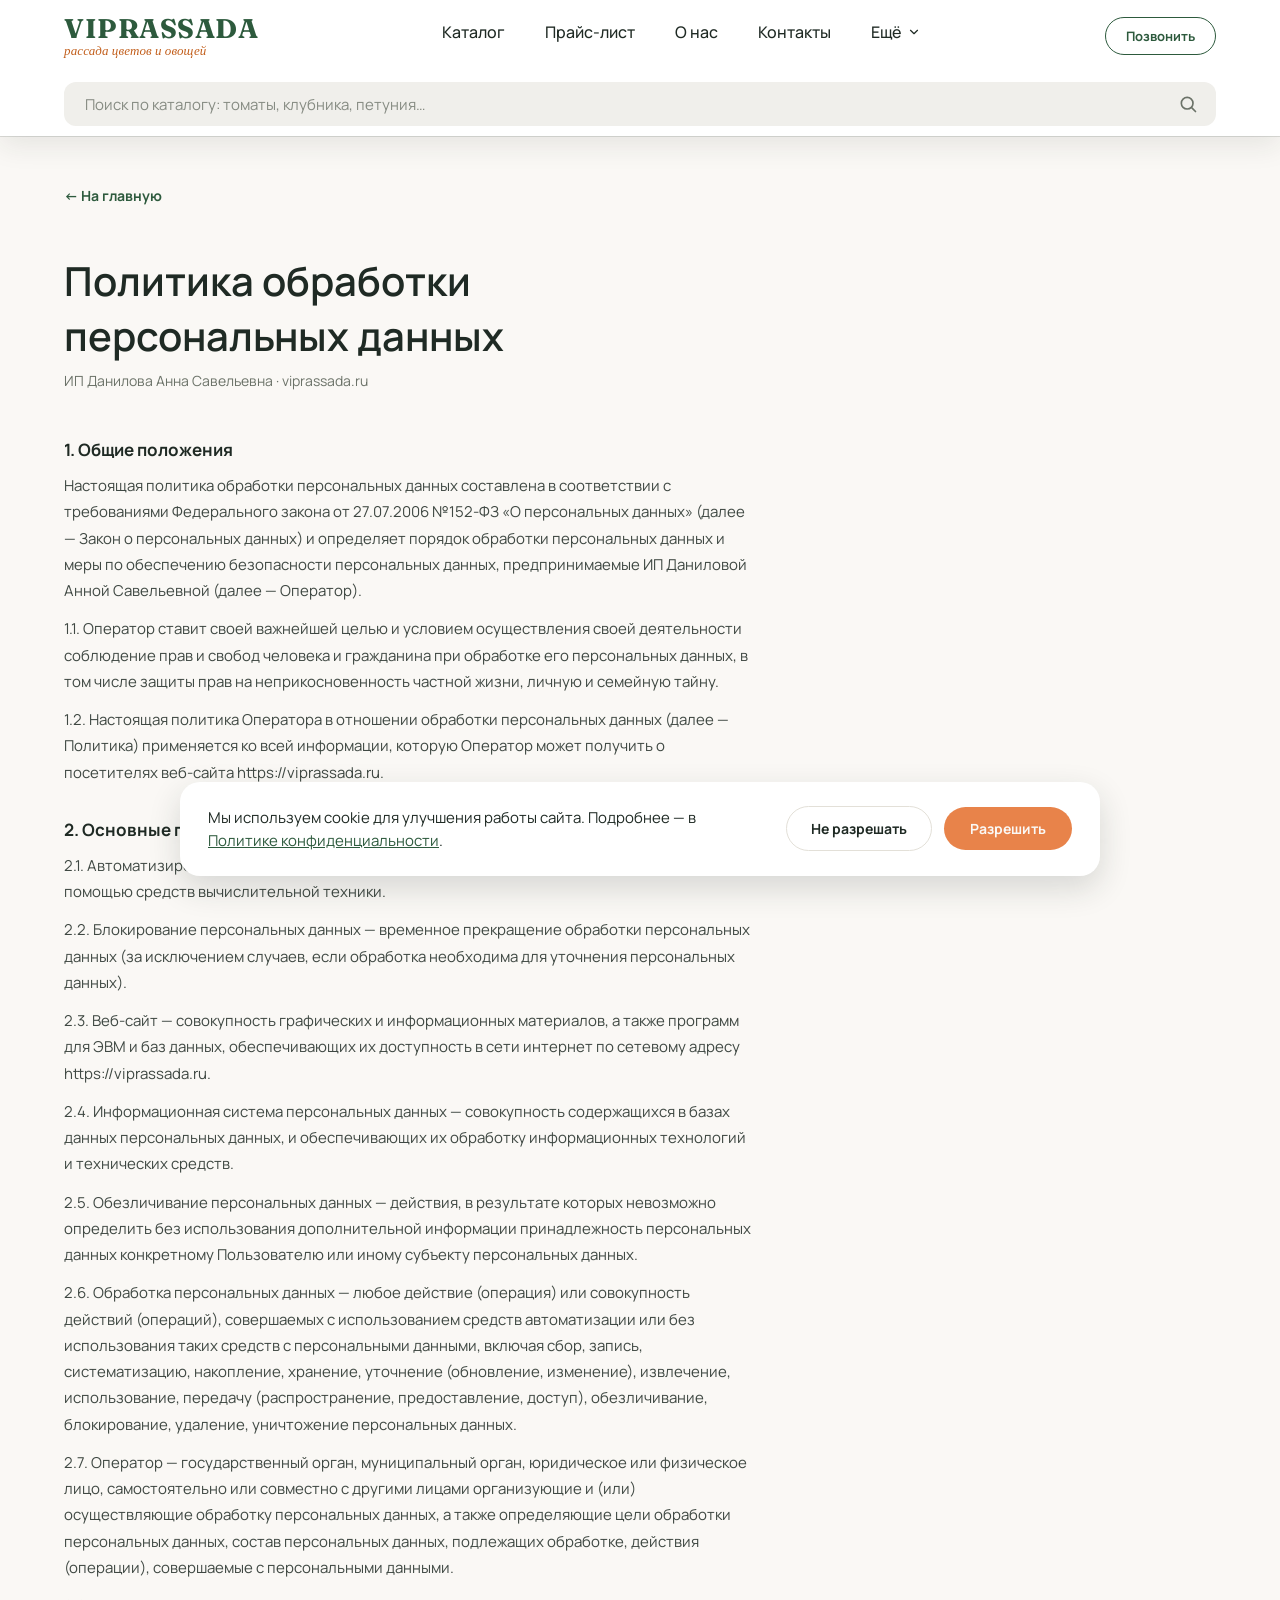
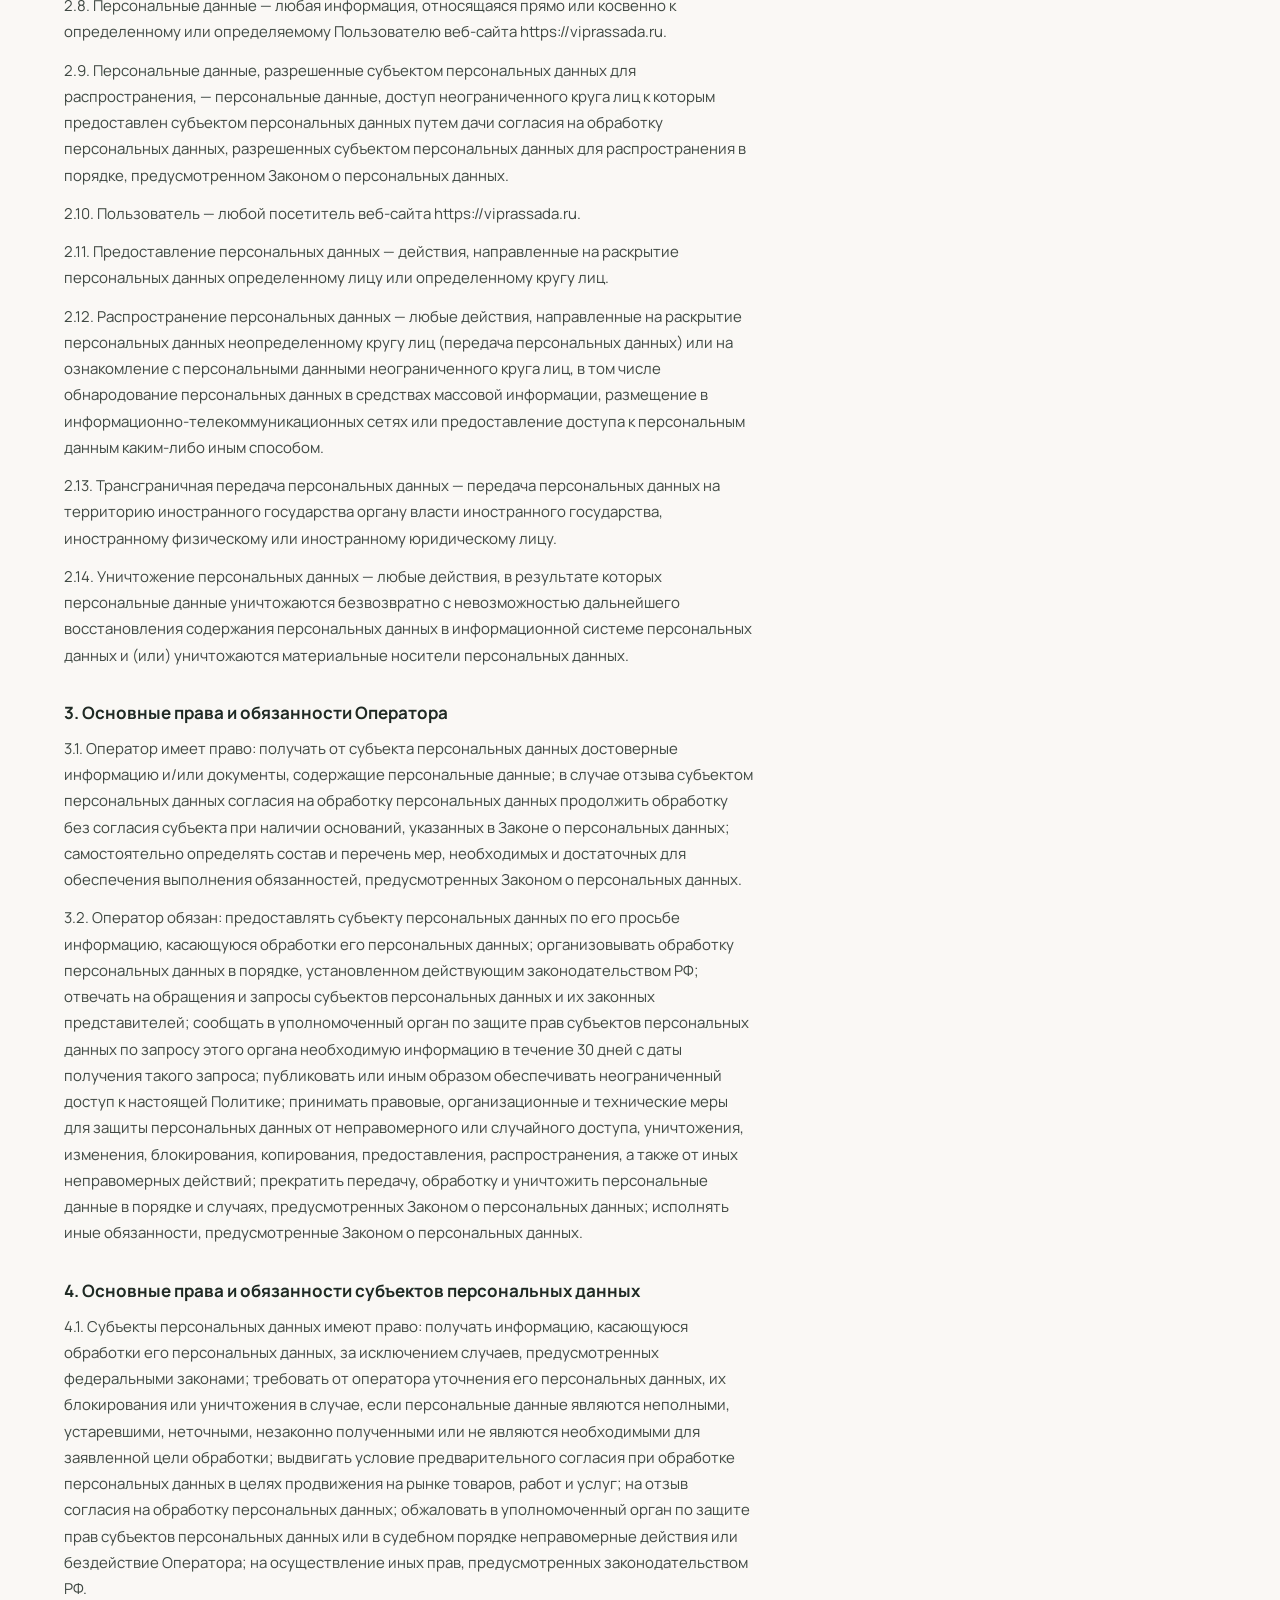
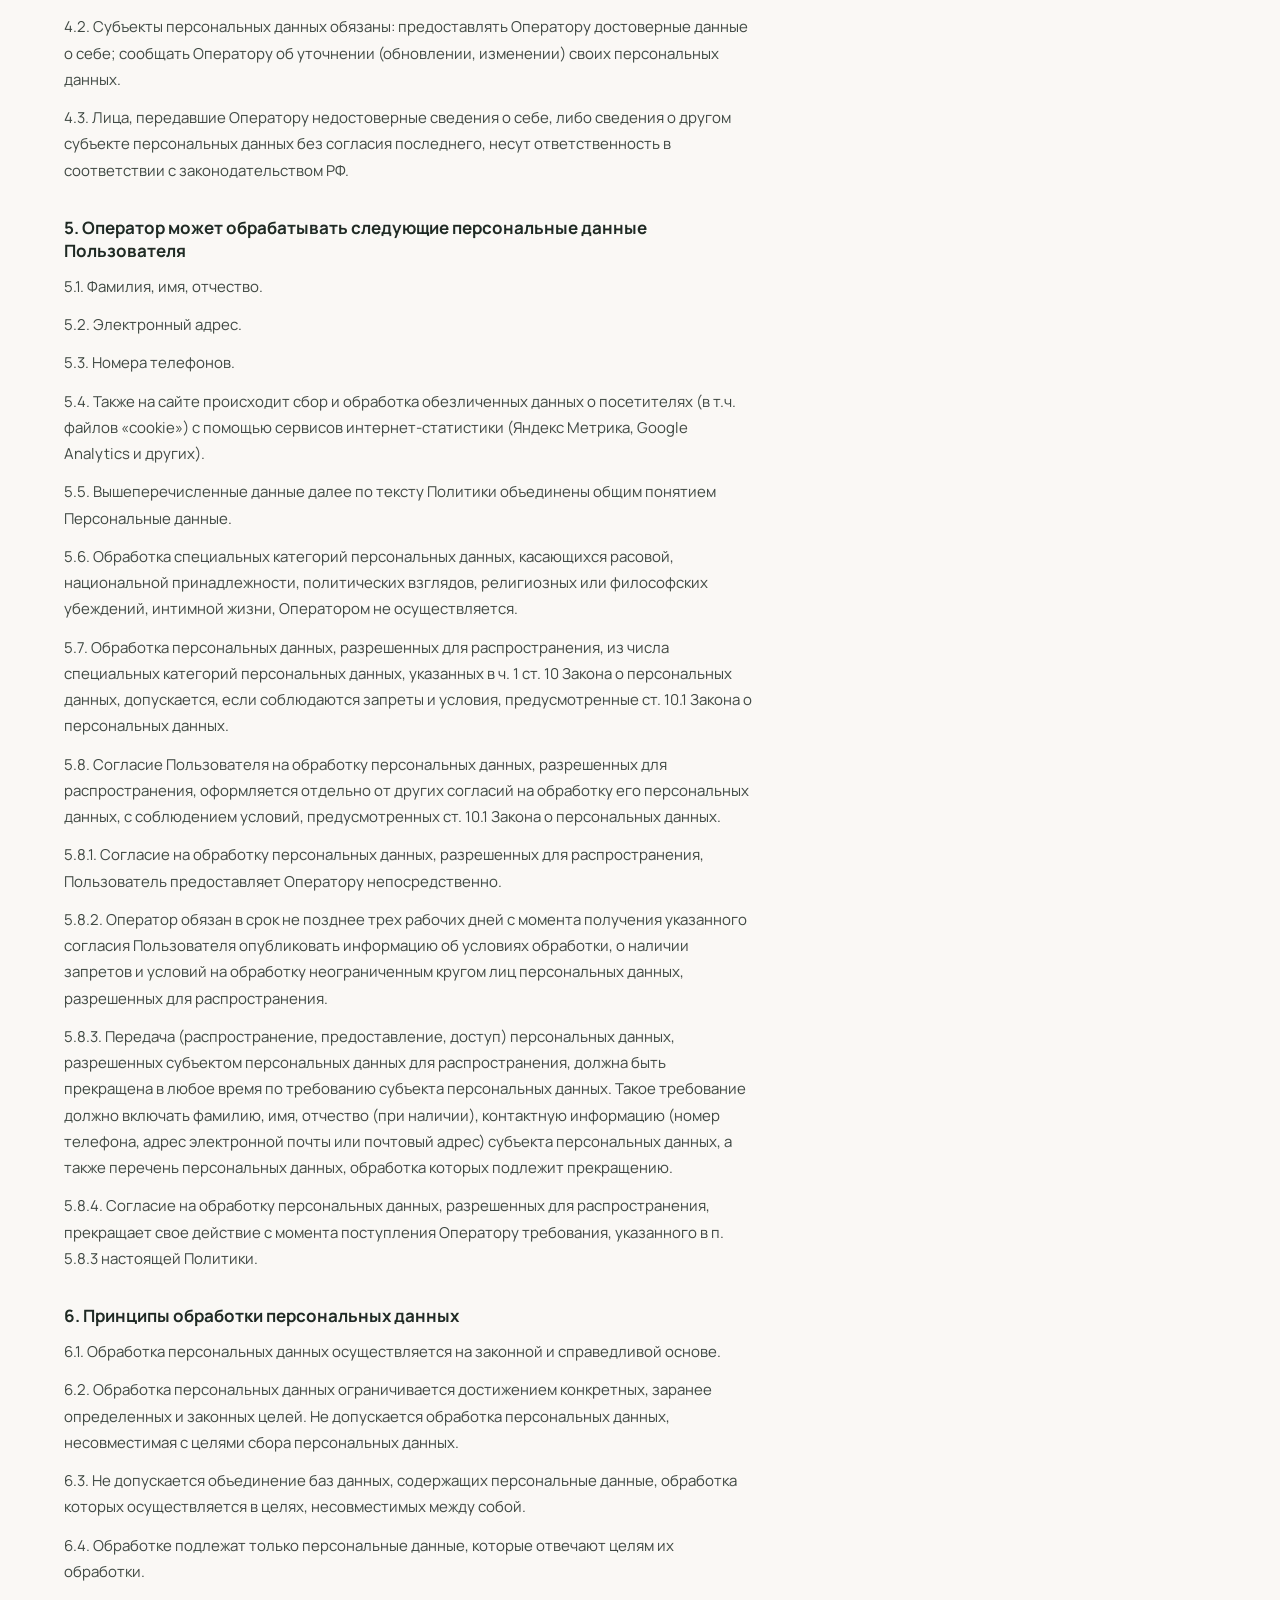
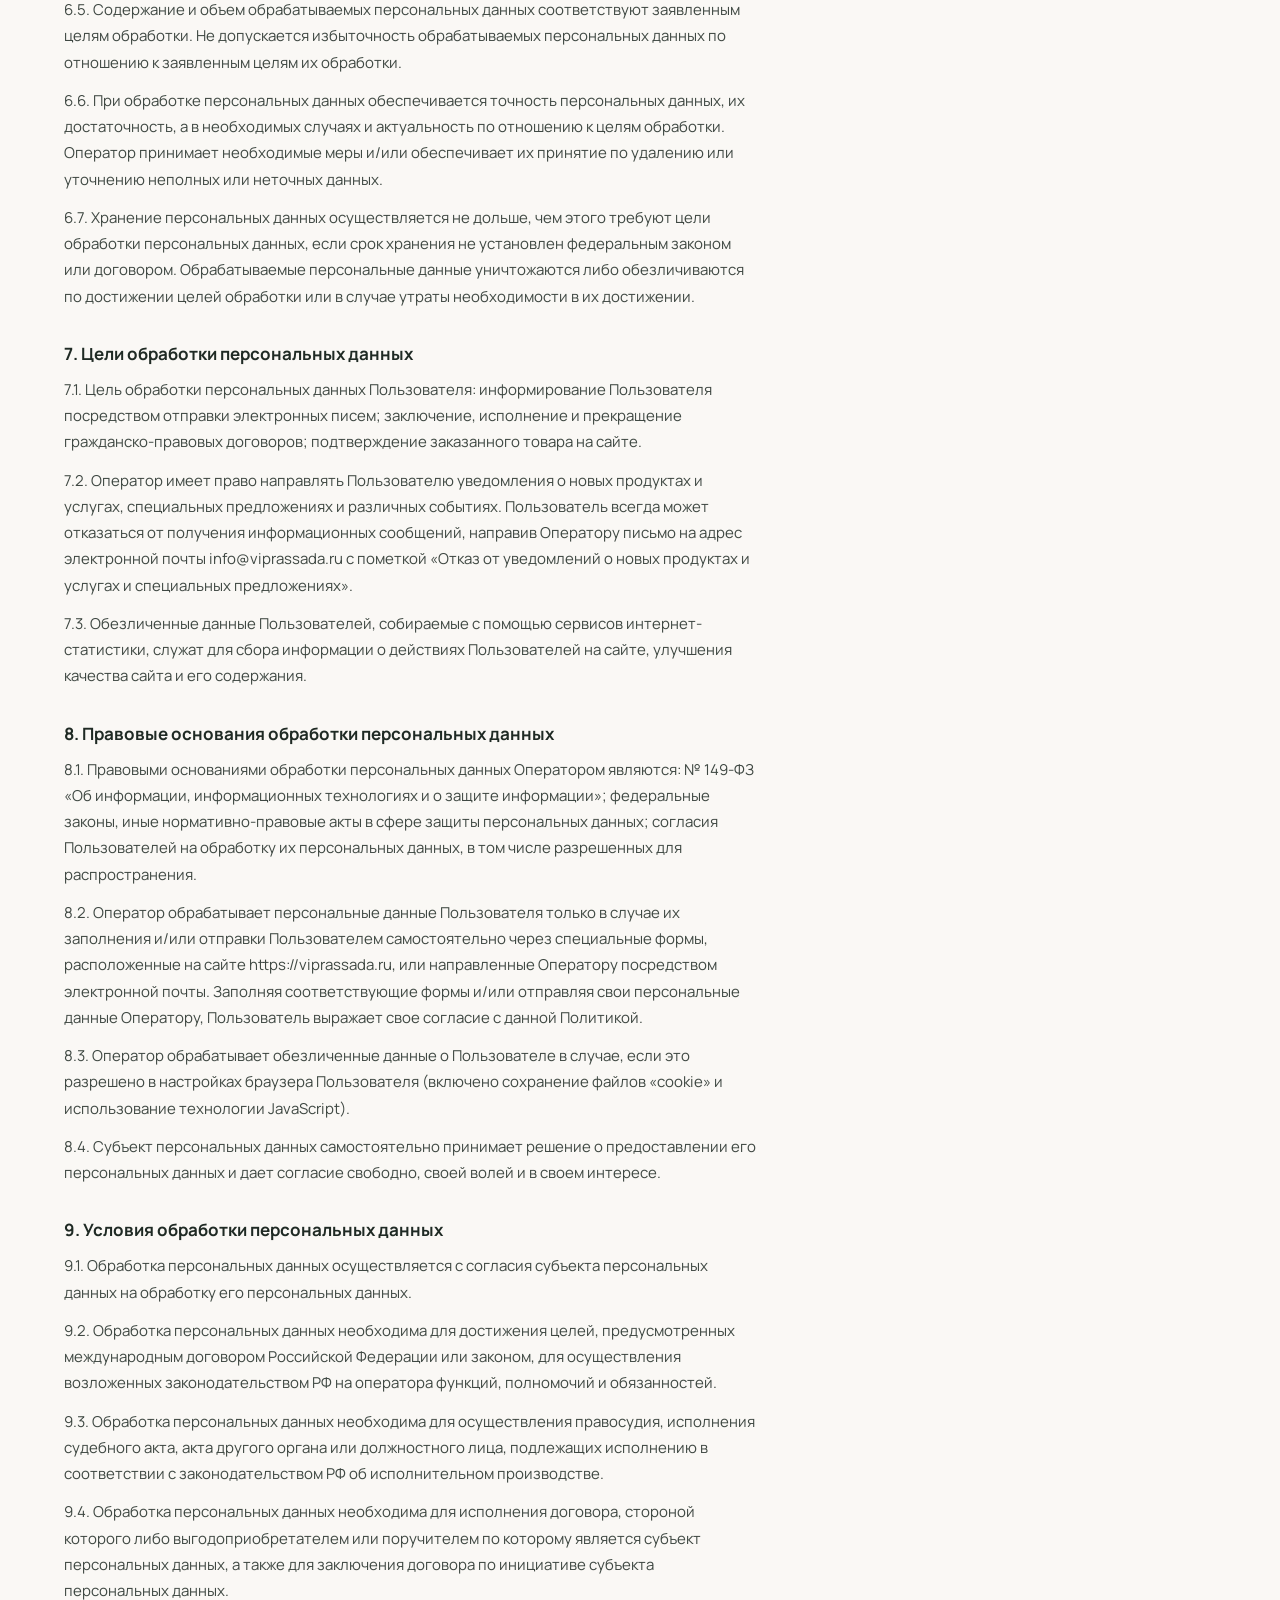
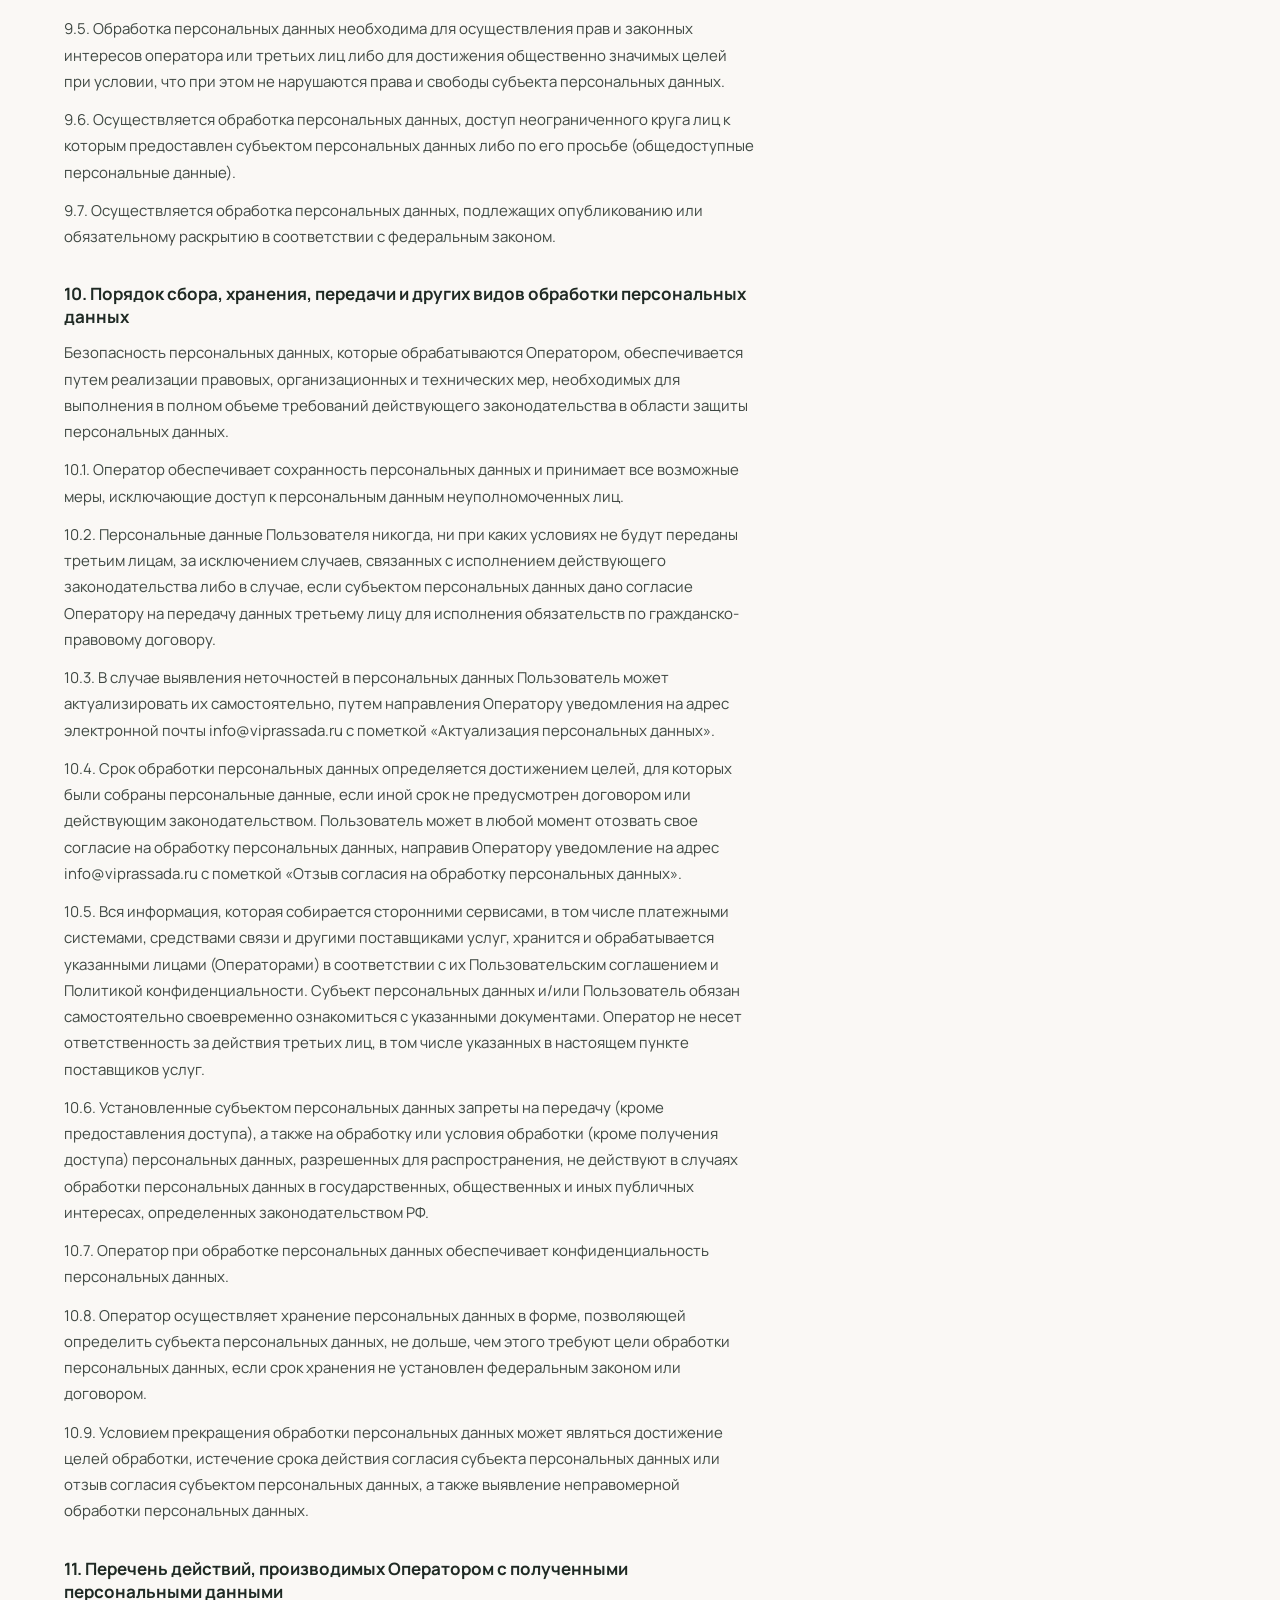
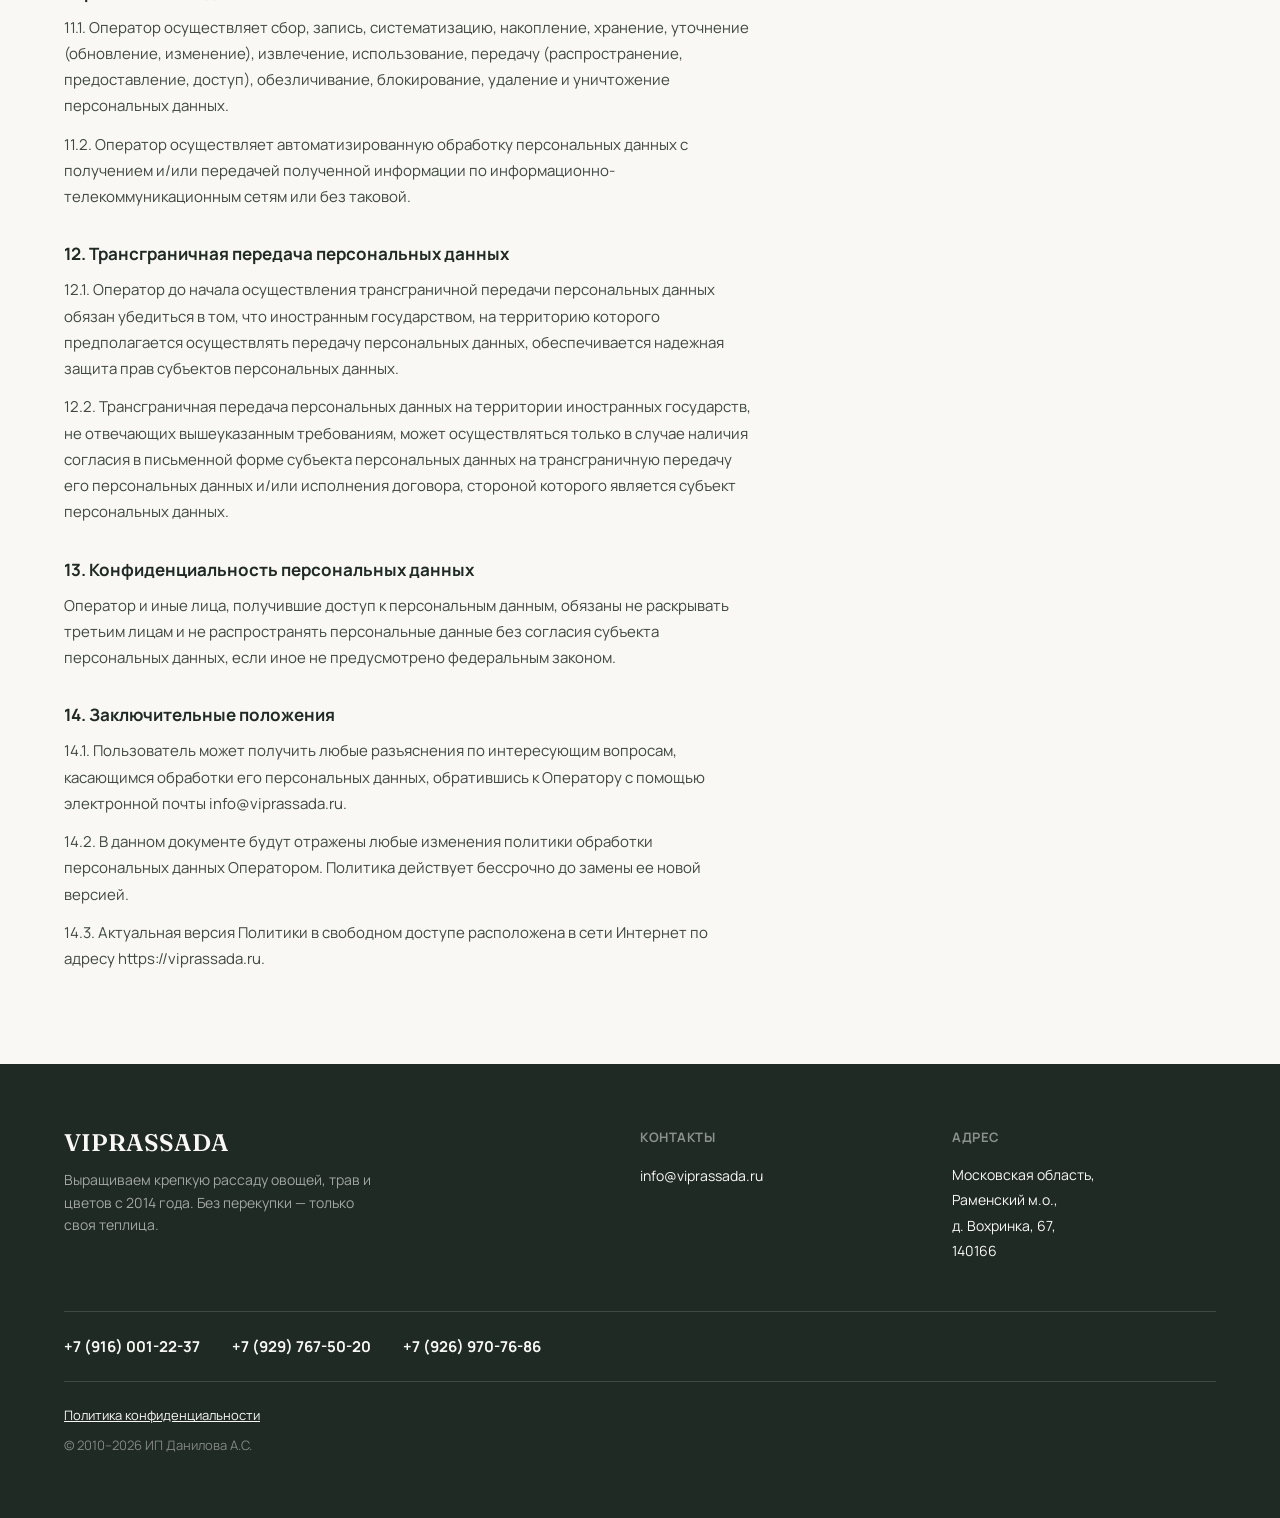
<file: privacy.html>
<!DOCTYPE html>
<html lang="ru">
<head>
<meta charset="utf-8">
<meta name="viewport" content="width=device-width, initial-scale=1">
<title>Политика конфиденциальности — VIPRASSADA</title>
<meta name="description" content="Политика обработки персональных данных VIPRASSADA (ИП Данилова А.С.).">
<link rel="icon" href="/favicon.ico" sizes="any">
<link rel="icon" type="image/png" sizes="16x16" href="/assets/favicon-16x16.png">
<link rel="icon" type="image/png" sizes="32x32" href="/assets/favicon-32x32.png">
<link rel="apple-touch-icon" sizes="180x180" href="/assets/apple-touch-icon.png">
<link rel="preconnect" href="https://fonts.googleapis.com">
<link href="https://fonts.googleapis.com/css2?family=Fraunces:ital,opsz,wght@0,9..144,400;0,9..144,500;0,9..144,600;0,9..144,700&family=Manrope:wght@400;500;600;700;800&display=swap" rel="stylesheet">
<link rel="stylesheet" href="assets/css/style.css">
</head>
<body>

<header class="site-header">
  <a href="/" class="site-header__logo">
    <span class="site-header__logo-title">VIPRASSADA</span>
    <span class="site-header__logo-tagline">рассада цветов и овощей</span>
  </a>
  <nav class="site-header__nav">
    <a href="/catalog">Каталог</a>
    <a href="/pricelist">Прайс-лист</a>
    <a href="/#about">О нас</a>
    <a href="/#contacts">Контакты</a>
    <div class="site-header__more">
      <button class="site-header__more-btn" type="button">
        Ещё
        <svg width="14" height="14" viewBox="0 0 24 24" fill="none" stroke="currentColor" stroke-width="2" stroke-linecap="round" stroke-linejoin="round"><path d="m6 9 6 6 6-6"/></svg>
      </button>
      <div class="site-header__dropdown">
        <div class="site-header__dropdown-card">
          <button type="button" class="site-header__dropdown-item" data-payment-modal-toggle>Оплата</button>
          <a href="/#map" class="site-header__dropdown-item">Мы на карте</a>
        </div>
      </div>
    </div>
  </nav>
  <a href="tel:+79297675020" class="btn btn-outline site-header__call desktop-only">Позвонить</a>
  <button class="site-header__menu-btn" data-menu-toggle aria-label="Меню">
    <svg class="site-header__menu-icon--open" width="28" height="28" viewBox="0 0 24 24" fill="none" stroke="#1F2A24" stroke-width="2" stroke-linecap="round"><path d="M4 7h16M4 12h16M4 17h16"/></svg>
    <svg class="site-header__menu-icon--close" width="28" height="28" viewBox="0 0 24 24" fill="none" stroke="#1F2A24" stroke-width="2" stroke-linecap="round"><path d="M6 6l12 12M18 6L6 18"/></svg>
  </button>
  <button class="site-header__search-btn" data-mobile-search-toggle type="button" aria-label="Поиск">
    <svg width="22" height="22" viewBox="0 0 24 24" fill="none" stroke="currentColor" stroke-width="2" stroke-linecap="round" stroke-linejoin="round"><circle cx="11" cy="11" r="7"/><path d="m21 21-4.35-4.35"/></svg>
  </button>
</header>

<div class="site-search">
  <button class="site-search__back" data-mobile-search-close type="button" aria-label="Закрыть поиск">
    <svg width="18" height="18" viewBox="0 0 24 24" fill="none" stroke="currentColor" stroke-width="2" stroke-linecap="round" stroke-linejoin="round"><path d="M15 18l-6-6 6-6"/></svg>
  </button>
  <div class="site-search__box">
    <input class="site-search__input" type="text" placeholder="Поиск по каталогу: томаты, клубника, петуния…" aria-label="Поиск по каталогу">
    <svg class="site-search__icon" width="20" height="20" viewBox="0 0 24 24" fill="none" stroke="currentColor" stroke-width="2" stroke-linecap="round" stroke-linejoin="round"><circle cx="11" cy="11" r="7"/><path d="m21 21-4.35-4.35"/></svg>
  </div>
</div>

<div class="site-header__overlay" data-menu-overlay></div>
<div class="site-header__mobile-panel">
  <div class="mobile-menu__contact-row">
    <div class="mobile-menu__contact-col">
      <div class="mobile-menu__contact-label">Позвоните нам</div>
      <a href="tel:+79297675020" class="mobile-menu__contact-value">+7 (929) 767-50-20</a>
    </div>
    <div class="mobile-menu__contact-divider"></div>
    <div class="mobile-menu__contact-col">
      <div class="mobile-menu__contact-label">Задайте вопрос</div>
      <a href="https://t.me/danechka686" target="_blank" rel="noopener" class="mobile-menu__contact-value">Чат в Telegram</a>
    </div>
  </div>

  <nav class="mobile-menu__nav">
    <a href="/catalog" data-menu-close>Каталог</a>
    <a href="/pricelist" data-menu-close>Прайс-лист</a>
    <a href="/#about" data-menu-close>О нас</a>
    <a href="/#contacts" data-menu-close>Контакты</a>
    <button type="button" data-payment-modal-toggle data-menu-close>Оплата</button>
    <a href="/#map" data-menu-close>Мы на карте</a>
  </nav>

  <div class="mobile-menu__social">
    <div class="mobile-menu__social-label">Мы на связи</div>
    <div class="mobile-menu__social-row">
      <a href="https://t.me/danechka686" target="_blank" rel="noopener" class="mobile-menu__social-btn mobile-menu__social-btn--telegram" aria-label="Telegram">
        <svg width="20" height="20" viewBox="0 0 24 24" fill="none" stroke="currentColor" stroke-width="2" stroke-linecap="round" stroke-linejoin="round"><line x1="22" y1="2" x2="11" y2="13"></line><polygon points="22 2 15 22 11 13 2 9 22 2"></polygon></svg>
      </a>
      <a href="https://yandex.ru/maps/1/moscow-and-moscow-oblast/house/derevnya_vokhrinka_67/Z0EYdQZiTUwGQFtvfXhxcHpqbA==/?from=mapframe&amp;ll=38.310421%2C55.401585&amp;source=mapframe&amp;um=constructor%3A4706021e584163ac9a08b8d9d124bbad1421216e9583e39c845df340fe2b00db&amp;utm_source=share&amp;z=17" target="_blank" rel="noopener" class="mobile-menu__social-btn" aria-label="Мы на карте">
        <svg width="20" height="20" viewBox="0 0 24 24" fill="none" stroke="currentColor" stroke-width="2" stroke-linecap="round" stroke-linejoin="round"><path d="M12 2C7.6 2 4 5.6 4 10c0 6 8 12 8 12s8-6 8-12c0-4.4-3.6-8-8-8zm0 11a3 3 0 110-6 3 3 0 010 6z"></path></svg>
      </a>
      <a href="mailto:info@viprassada.ru" class="mobile-menu__social-btn" aria-label="Email">
        <svg width="20" height="20" viewBox="0 0 24 24" fill="none" stroke="currentColor" stroke-width="2" stroke-linecap="round" stroke-linejoin="round"><rect x="2" y="4" width="20" height="16" rx="2"></rect><path d="m22 6-10 7L2 6"></path></svg>
      </a>
    </div>
  </div>
</div>

<main>
  <div class="page-head">
    <a href="/" class="breadcrumb-back">← На главную</a>
  </div>

  <article class="policy-content">
    <h1>Политика обработки персональных данных</h1>
    <div class="policy-content__meta">ИП Данилова Анна Савельевна · viprassada.ru</div>

    <h2>1. Общие положения</h2>
    <p>Настоящая политика обработки персональных данных составлена в соответствии с требованиями Федерального закона от 27.07.2006 №152-ФЗ «О персональных данных» (далее — Закон о персональных данных) и определяет порядок обработки персональных данных и меры по обеспечению безопасности персональных данных, предпринимаемые ИП Даниловой Анной Савельевной (далее — Оператор).</p>
    <p>1.1. Оператор ставит своей важнейшей целью и условием осуществления своей деятельности соблюдение прав и свобод человека и гражданина при обработке его персональных данных, в том числе защиты прав на неприкосновенность частной жизни, личную и семейную тайну.</p>
    <p>1.2. Настоящая политика Оператора в отношении обработки персональных данных (далее — Политика) применяется ко всей информации, которую Оператор может получить о посетителях веб-сайта https://viprassada.ru.</p>

    <h2>2. Основные понятия, используемые в Политике</h2>
    <p>2.1. Автоматизированная обработка персональных данных — обработка персональных данных с помощью средств вычислительной техники.</p>
    <p>2.2. Блокирование персональных данных — временное прекращение обработки персональных данных (за исключением случаев, если обработка необходима для уточнения персональных данных).</p>
    <p>2.3. Веб-сайт — совокупность графических и информационных материалов, а также программ для ЭВМ и баз данных, обеспечивающих их доступность в сети интернет по сетевому адресу https://viprassada.ru.</p>
    <p>2.4. Информационная система персональных данных — совокупность содержащихся в базах данных персональных данных, и обеспечивающих их обработку информационных технологий и технических средств.</p>
    <p>2.5. Обезличивание персональных данных — действия, в результате которых невозможно определить без использования дополнительной информации принадлежность персональных данных конкретному Пользователю или иному субъекту персональных данных.</p>
    <p>2.6. Обработка персональных данных — любое действие (операция) или совокупность действий (операций), совершаемых с использованием средств автоматизации или без использования таких средств с персональными данными, включая сбор, запись, систематизацию, накопление, хранение, уточнение (обновление, изменение), извлечение, использование, передачу (распространение, предоставление, доступ), обезличивание, блокирование, удаление, уничтожение персональных данных.</p>
    <p>2.7. Оператор — государственный орган, муниципальный орган, юридическое или физическое лицо, самостоятельно или совместно с другими лицами организующие и (или) осуществляющие обработку персональных данных, а также определяющие цели обработки персональных данных, состав персональных данных, подлежащих обработке, действия (операции), совершаемые с персональными данными.</p>
    <p>2.8. Персональные данные — любая информация, относящаяся прямо или косвенно к определенному или определяемому Пользователю веб-сайта https://viprassada.ru.</p>
    <p>2.9. Персональные данные, разрешенные субъектом персональных данных для распространения, — персональные данные, доступ неограниченного круга лиц к которым предоставлен субъектом персональных данных путем дачи согласия на обработку персональных данных, разрешенных субъектом персональных данных для распространения в порядке, предусмотренном Законом о персональных данных.</p>
    <p>2.10. Пользователь — любой посетитель веб-сайта https://viprassada.ru.</p>
    <p>2.11. Предоставление персональных данных — действия, направленные на раскрытие персональных данных определенному лицу или определенному кругу лиц.</p>
    <p>2.12. Распространение персональных данных — любые действия, направленные на раскрытие персональных данных неопределенному кругу лиц (передача персональных данных) или на ознакомление с персональными данными неограниченного круга лиц, в том числе обнародование персональных данных в средствах массовой информации, размещение в информационно-телекоммуникационных сетях или предоставление доступа к персональным данным каким-либо иным способом.</p>
    <p>2.13. Трансграничная передача персональных данных — передача персональных данных на территорию иностранного государства органу власти иностранного государства, иностранному физическому или иностранному юридическому лицу.</p>
    <p>2.14. Уничтожение персональных данных — любые действия, в результате которых персональные данные уничтожаются безвозвратно с невозможностью дальнейшего восстановления содержания персональных данных в информационной системе персональных данных и (или) уничтожаются материальные носители персональных данных.</p>

    <h2>3. Основные права и обязанности Оператора</h2>
    <p>3.1. Оператор имеет право: получать от субъекта персональных данных достоверные информацию и/или документы, содержащие персональные данные; в случае отзыва субъектом персональных данных согласия на обработку персональных данных продолжить обработку без согласия субъекта при наличии оснований, указанных в Законе о персональных данных; самостоятельно определять состав и перечень мер, необходимых и достаточных для обеспечения выполнения обязанностей, предусмотренных Законом о персональных данных.</p>
    <p>3.2. Оператор обязан: предоставлять субъекту персональных данных по его просьбе информацию, касающуюся обработки его персональных данных; организовывать обработку персональных данных в порядке, установленном действующим законодательством РФ; отвечать на обращения и запросы субъектов персональных данных и их законных представителей; сообщать в уполномоченный орган по защите прав субъектов персональных данных по запросу этого органа необходимую информацию в течение 30 дней с даты получения такого запроса; публиковать или иным образом обеспечивать неограниченный доступ к настоящей Политике; принимать правовые, организационные и технические меры для защиты персональных данных от неправомерного или случайного доступа, уничтожения, изменения, блокирования, копирования, предоставления, распространения, а также от иных неправомерных действий; прекратить передачу, обработку и уничтожить персональные данные в порядке и случаях, предусмотренных Законом о персональных данных; исполнять иные обязанности, предусмотренные Законом о персональных данных.</p>

    <h2>4. Основные права и обязанности субъектов персональных данных</h2>
    <p>4.1. Субъекты персональных данных имеют право: получать информацию, касающуюся обработки его персональных данных, за исключением случаев, предусмотренных федеральными законами; требовать от оператора уточнения его персональных данных, их блокирования или уничтожения в случае, если персональные данные являются неполными, устаревшими, неточными, незаконно полученными или не являются необходимыми для заявленной цели обработки; выдвигать условие предварительного согласия при обработке персональных данных в целях продвижения на рынке товаров, работ и услуг; на отзыв согласия на обработку персональных данных; обжаловать в уполномоченный орган по защите прав субъектов персональных данных или в судебном порядке неправомерные действия или бездействие Оператора; на осуществление иных прав, предусмотренных законодательством РФ.</p>
    <p>4.2. Субъекты персональных данных обязаны: предоставлять Оператору достоверные данные о себе; сообщать Оператору об уточнении (обновлении, изменении) своих персональных данных.</p>
    <p>4.3. Лица, передавшие Оператору недостоверные сведения о себе, либо сведения о другом субъекте персональных данных без согласия последнего, несут ответственность в соответствии с законодательством РФ.</p>

    <h2>5. Оператор может обрабатывать следующие персональные данные Пользователя</h2>
    <p>5.1. Фамилия, имя, отчество.</p>
    <p>5.2. Электронный адрес.</p>
    <p>5.3. Номера телефонов.</p>
    <p>5.4. Также на сайте происходит сбор и обработка обезличенных данных о посетителях (в т.ч. файлов «cookie») с помощью сервисов интернет-статистики (Яндекс Метрика, Google Analytics и других).</p>
    <p>5.5. Вышеперечисленные данные далее по тексту Политики объединены общим понятием Персональные данные.</p>
    <p>5.6. Обработка специальных категорий персональных данных, касающихся расовой, национальной принадлежности, политических взглядов, религиозных или философских убеждений, интимной жизни, Оператором не осуществляется.</p>
    <p>5.7. Обработка персональных данных, разрешенных для распространения, из числа специальных категорий персональных данных, указанных в ч. 1 ст. 10 Закона о персональных данных, допускается, если соблюдаются запреты и условия, предусмотренные ст. 10.1 Закона о персональных данных.</p>
    <p>5.8. Согласие Пользователя на обработку персональных данных, разрешенных для распространения, оформляется отдельно от других согласий на обработку его персональных данных, с соблюдением условий, предусмотренных ст. 10.1 Закона о персональных данных.</p>
    <p>5.8.1. Согласие на обработку персональных данных, разрешенных для распространения, Пользователь предоставляет Оператору непосредственно.</p>
    <p>5.8.2. Оператор обязан в срок не позднее трех рабочих дней с момента получения указанного согласия Пользователя опубликовать информацию об условиях обработки, о наличии запретов и условий на обработку неограниченным кругом лиц персональных данных, разрешенных для распространения.</p>
    <p>5.8.3. Передача (распространение, предоставление, доступ) персональных данных, разрешенных субъектом персональных данных для распространения, должна быть прекращена в любое время по требованию субъекта персональных данных. Такое требование должно включать фамилию, имя, отчество (при наличии), контактную информацию (номер телефона, адрес электронной почты или почтовый адрес) субъекта персональных данных, а также перечень персональных данных, обработка которых подлежит прекращению.</p>
    <p>5.8.4. Согласие на обработку персональных данных, разрешенных для распространения, прекращает свое действие с момента поступления Оператору требования, указанного в п. 5.8.3 настоящей Политики.</p>

    <h2>6. Принципы обработки персональных данных</h2>
    <p>6.1. Обработка персональных данных осуществляется на законной и справедливой основе.</p>
    <p>6.2. Обработка персональных данных ограничивается достижением конкретных, заранее определенных и законных целей. Не допускается обработка персональных данных, несовместимая с целями сбора персональных данных.</p>
    <p>6.3. Не допускается объединение баз данных, содержащих персональные данные, обработка которых осуществляется в целях, несовместимых между собой.</p>
    <p>6.4. Обработке подлежат только персональные данные, которые отвечают целям их обработки.</p>
    <p>6.5. Содержание и объем обрабатываемых персональных данных соответствуют заявленным целям обработки. Не допускается избыточность обрабатываемых персональных данных по отношению к заявленным целям их обработки.</p>
    <p>6.6. При обработке персональных данных обеспечивается точность персональных данных, их достаточность, а в необходимых случаях и актуальность по отношению к целям обработки. Оператор принимает необходимые меры и/или обеспечивает их принятие по удалению или уточнению неполных или неточных данных.</p>
    <p>6.7. Хранение персональных данных осуществляется не дольше, чем этого требуют цели обработки персональных данных, если срок хранения не установлен федеральным законом или договором. Обрабатываемые персональные данные уничтожаются либо обезличиваются по достижении целей обработки или в случае утраты необходимости в их достижении.</p>

    <h2>7. Цели обработки персональных данных</h2>
    <p>7.1. Цель обработки персональных данных Пользователя: информирование Пользователя посредством отправки электронных писем; заключение, исполнение и прекращение гражданско-правовых договоров; подтверждение заказанного товара на сайте.</p>
    <p>7.2. Оператор имеет право направлять Пользователю уведомления о новых продуктах и услугах, специальных предложениях и различных событиях. Пользователь всегда может отказаться от получения информационных сообщений, направив Оператору письмо на адрес электронной почты info@viprassada.ru с пометкой «Отказ от уведомлений о новых продуктах и услугах и специальных предложениях».</p>
    <p>7.3. Обезличенные данные Пользователей, собираемые с помощью сервисов интернет-статистики, служат для сбора информации о действиях Пользователей на сайте, улучшения качества сайта и его содержания.</p>

    <h2>8. Правовые основания обработки персональных данных</h2>
    <p>8.1. Правовыми основаниями обработки персональных данных Оператором являются: № 149-ФЗ «Об информации, информационных технологиях и о защите информации»; федеральные законы, иные нормативно-правовые акты в сфере защиты персональных данных; согласия Пользователей на обработку их персональных данных, в том числе разрешенных для распространения.</p>
    <p>8.2. Оператор обрабатывает персональные данные Пользователя только в случае их заполнения и/или отправки Пользователем самостоятельно через специальные формы, расположенные на сайте https://viprassada.ru, или направленные Оператору посредством электронной почты. Заполняя соответствующие формы и/или отправляя свои персональные данные Оператору, Пользователь выражает свое согласие с данной Политикой.</p>
    <p>8.3. Оператор обрабатывает обезличенные данные о Пользователе в случае, если это разрешено в настройках браузера Пользователя (включено сохранение файлов «cookie» и использование технологии JavaScript).</p>
    <p>8.4. Субъект персональных данных самостоятельно принимает решение о предоставлении его персональных данных и дает согласие свободно, своей волей и в своем интересе.</p>

    <h2>9. Условия обработки персональных данных</h2>
    <p>9.1. Обработка персональных данных осуществляется с согласия субъекта персональных данных на обработку его персональных данных.</p>
    <p>9.2. Обработка персональных данных необходима для достижения целей, предусмотренных международным договором Российской Федерации или законом, для осуществления возложенных законодательством РФ на оператора функций, полномочий и обязанностей.</p>
    <p>9.3. Обработка персональных данных необходима для осуществления правосудия, исполнения судебного акта, акта другого органа или должностного лица, подлежащих исполнению в соответствии с законодательством РФ об исполнительном производстве.</p>
    <p>9.4. Обработка персональных данных необходима для исполнения договора, стороной которого либо выгодоприобретателем или поручителем по которому является субъект персональных данных, а также для заключения договора по инициативе субъекта персональных данных.</p>
    <p>9.5. Обработка персональных данных необходима для осуществления прав и законных интересов оператора или третьих лиц либо для достижения общественно значимых целей при условии, что при этом не нарушаются права и свободы субъекта персональных данных.</p>
    <p>9.6. Осуществляется обработка персональных данных, доступ неограниченного круга лиц к которым предоставлен субъектом персональных данных либо по его просьбе (общедоступные персональные данные).</p>
    <p>9.7. Осуществляется обработка персональных данных, подлежащих опубликованию или обязательному раскрытию в соответствии с федеральным законом.</p>

    <h2>10. Порядок сбора, хранения, передачи и других видов обработки персональных данных</h2>
    <p>Безопасность персональных данных, которые обрабатываются Оператором, обеспечивается путем реализации правовых, организационных и технических мер, необходимых для выполнения в полном объеме требований действующего законодательства в области защиты персональных данных.</p>
    <p>10.1. Оператор обеспечивает сохранность персональных данных и принимает все возможные меры, исключающие доступ к персональным данным неуполномоченных лиц.</p>
    <p>10.2. Персональные данные Пользователя никогда, ни при каких условиях не будут переданы третьим лицам, за исключением случаев, связанных с исполнением действующего законодательства либо в случае, если субъектом персональных данных дано согласие Оператору на передачу данных третьему лицу для исполнения обязательств по гражданско-правовому договору.</p>
    <p>10.3. В случае выявления неточностей в персональных данных Пользователь может актуализировать их самостоятельно, путем направления Оператору уведомления на адрес электронной почты info@viprassada.ru с пометкой «Актуализация персональных данных».</p>
    <p>10.4. Срок обработки персональных данных определяется достижением целей, для которых были собраны персональные данные, если иной срок не предусмотрен договором или действующим законодательством. Пользователь может в любой момент отозвать свое согласие на обработку персональных данных, направив Оператору уведомление на адрес info@viprassada.ru с пометкой «Отзыв согласия на обработку персональных данных».</p>
    <p>10.5. Вся информация, которая собирается сторонними сервисами, в том числе платежными системами, средствами связи и другими поставщиками услуг, хранится и обрабатывается указанными лицами (Операторами) в соответствии с их Пользовательским соглашением и Политикой конфиденциальности. Субъект персональных данных и/или Пользователь обязан самостоятельно своевременно ознакомиться с указанными документами. Оператор не несет ответственность за действия третьих лиц, в том числе указанных в настоящем пункте поставщиков услуг.</p>
    <p>10.6. Установленные субъектом персональных данных запреты на передачу (кроме предоставления доступа), а также на обработку или условия обработки (кроме получения доступа) персональных данных, разрешенных для распространения, не действуют в случаях обработки персональных данных в государственных, общественных и иных публичных интересах, определенных законодательством РФ.</p>
    <p>10.7. Оператор при обработке персональных данных обеспечивает конфиденциальность персональных данных.</p>
    <p>10.8. Оператор осуществляет хранение персональных данных в форме, позволяющей определить субъекта персональных данных, не дольше, чем этого требуют цели обработки персональных данных, если срок хранения не установлен федеральным законом или договором.</p>
    <p>10.9. Условием прекращения обработки персональных данных может являться достижение целей обработки, истечение срока действия согласия субъекта персональных данных или отзыв согласия субъектом персональных данных, а также выявление неправомерной обработки персональных данных.</p>

    <h2>11. Перечень действий, производимых Оператором с полученными персональными данными</h2>
    <p>11.1. Оператор осуществляет сбор, запись, систематизацию, накопление, хранение, уточнение (обновление, изменение), извлечение, использование, передачу (распространение, предоставление, доступ), обезличивание, блокирование, удаление и уничтожение персональных данных.</p>
    <p>11.2. Оператор осуществляет автоматизированную обработку персональных данных с получением и/или передачей полученной информации по информационно-телекоммуникационным сетям или без таковой.</p>

    <h2>12. Трансграничная передача персональных данных</h2>
    <p>12.1. Оператор до начала осуществления трансграничной передачи персональных данных обязан убедиться в том, что иностранным государством, на территорию которого предполагается осуществлять передачу персональных данных, обеспечивается надежная защита прав субъектов персональных данных.</p>
    <p>12.2. Трансграничная передача персональных данных на территории иностранных государств, не отвечающих вышеуказанным требованиям, может осуществляться только в случае наличия согласия в письменной форме субъекта персональных данных на трансграничную передачу его персональных данных и/или исполнения договора, стороной которого является субъект персональных данных.</p>

    <h2>13. Конфиденциальность персональных данных</h2>
    <p>Оператор и иные лица, получившие доступ к персональным данным, обязаны не раскрывать третьим лицам и не распространять персональные данные без согласия субъекта персональных данных, если иное не предусмотрено федеральным законом.</p>

    <h2>14. Заключительные положения</h2>
    <p>14.1. Пользователь может получить любые разъяснения по интересующим вопросам, касающимся обработки его персональных данных, обратившись к Оператору с помощью электронной почты info@viprassada.ru.</p>
    <p>14.2. В данном документе будут отражены любые изменения политики обработки персональных данных Оператором. Политика действует бессрочно до замены ее новой версией.</p>
    <p>14.3. Актуальная версия Политики в свободном доступе расположена в сети Интернет по адресу https://viprassada.ru.</p>
  </article>
</main>

<footer class="site-footer">
  <div class="site-footer__top">
    <div>
      <div class="site-footer__brand">VIPRASSADA</div>
      <div class="site-footer__desc">Выращиваем крепкую рассаду овощей, трав и цветов с 2014 года. Без перекупки — только своя теплица.</div>
    </div>
    <div>
      <div class="site-footer__label">Контакты</div>
      <div class="site-footer__contacts">
        <a href="mailto:info@viprassada.ru" class="site-footer__email">info@viprassada.ru</a>
      </div>
    </div>
    <div>
      <div class="site-footer__label">Адрес</div>
      <div class="site-footer__address">Московская область,<br>Раменский м.о.,<br>д. Вохринка, 67,<br>140166</div>
    </div>
  </div>

  <div class="site-footer__phones">
    <a href="tel:+79160012237">+7 (916) 001-22-37</a>
    <a href="tel:+79297675020">+7 (929) 767-50-20</a>
    <a href="tel:+79269707686">+7 (926) 970-76-86</a>
  </div>

  <div class="site-footer__bottom"><a href="/privacy">Политика конфиденциальности</a></div>
  <div class="site-footer__copy">© 2010–2026 ИП Данилова А.С.</div>
</footer>

<script src="assets/js/main.js"></script>
<script src="assets/js/data.js"></script>
<script src="assets/js/search.js"></script>
</body>
</html>
</file>
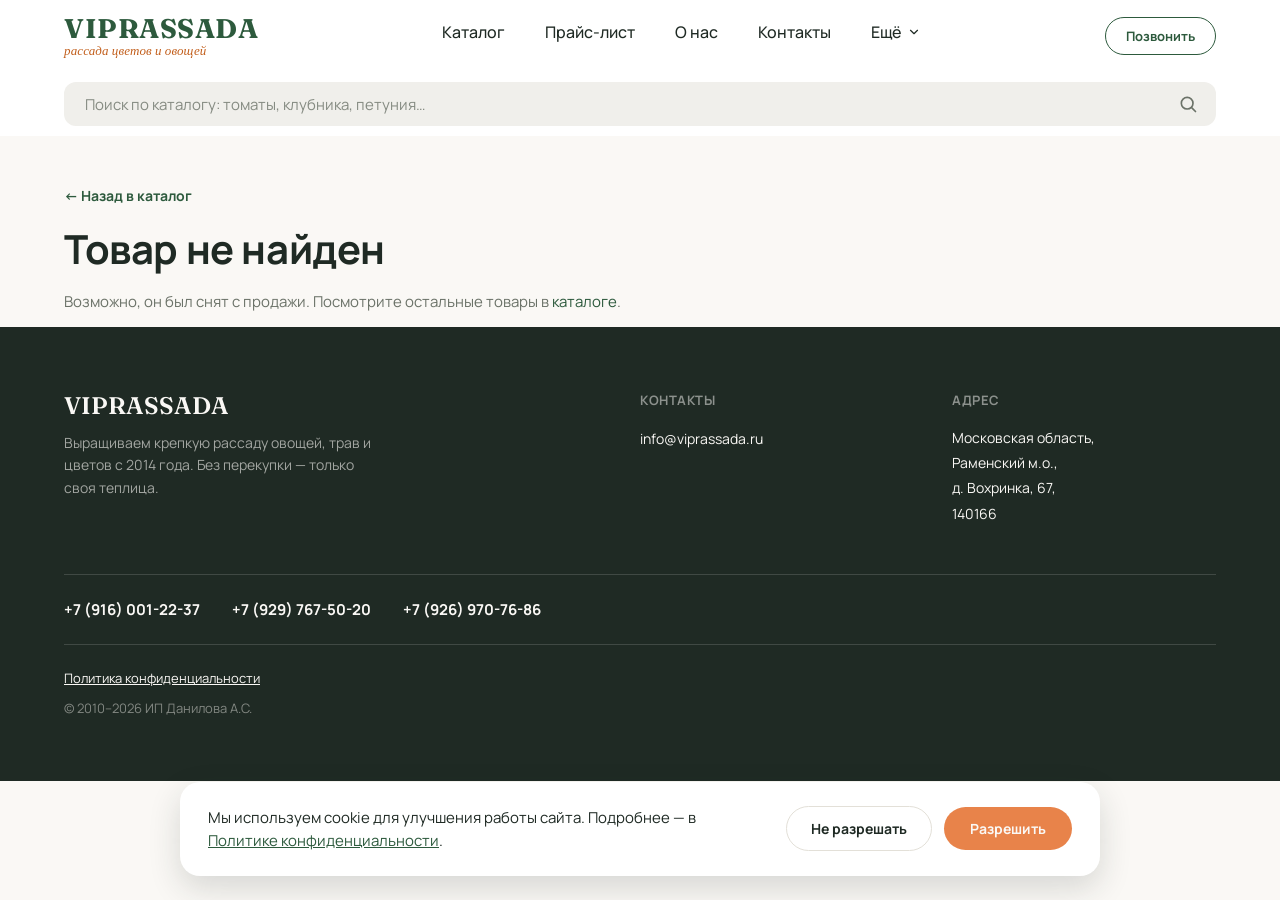
<file: product.html>
<!DOCTYPE html>
<html lang="ru">
<head>
<meta charset="utf-8">
<meta name="viewport" content="width=device-width, initial-scale=1">
<title data-page-title>Товар — VIPRASSADA</title>
<meta name="description" content="Карточка товара VIPRASSADA — подробное описание, цена и наличие рассады.">
<link rel="icon" href="/favicon.ico" sizes="any">
<link rel="icon" type="image/png" sizes="16x16" href="/assets/favicon-16x16.png">
<link rel="icon" type="image/png" sizes="32x32" href="/assets/favicon-32x32.png">
<link rel="apple-touch-icon" sizes="180x180" href="/assets/apple-touch-icon.png">
<link rel="preconnect" href="https://fonts.googleapis.com">
<link href="https://fonts.googleapis.com/css2?family=Fraunces:ital,opsz,wght@0,9..144,400;0,9..144,500;0,9..144,600;0,9..144,700&family=Manrope:wght@400;500;600;700;800&display=swap" rel="stylesheet">
<link rel="stylesheet" href="assets/css/style.css">
</head>
<body>

<header class="site-header">
  <a href="/" class="site-header__logo">
    <span class="site-header__logo-title">VIPRASSADA</span>
    <span class="site-header__logo-tagline">рассада цветов и овощей</span>
  </a>
  <nav class="site-header__nav">
    <a href="/catalog">Каталог</a>
    <a href="/pricelist">Прайс-лист</a>
    <a href="/#about">О нас</a>
    <a href="/#contacts">Контакты</a>
    <div class="site-header__more">
      <button class="site-header__more-btn" type="button">
        Ещё
        <svg width="14" height="14" viewBox="0 0 24 24" fill="none" stroke="currentColor" stroke-width="2" stroke-linecap="round" stroke-linejoin="round"><path d="m6 9 6 6 6-6"/></svg>
      </button>
      <div class="site-header__dropdown">
        <div class="site-header__dropdown-card">
          <button type="button" class="site-header__dropdown-item" data-payment-modal-toggle>Оплата</button>
          <a href="/#map" class="site-header__dropdown-item">Мы на карте</a>
        </div>
      </div>
    </div>
  </nav>
  <a href="tel:+79297675020" class="btn btn-outline site-header__call desktop-only">Позвонить</a>
  <button class="site-header__menu-btn" data-menu-toggle aria-label="Меню">
    <svg class="site-header__menu-icon--open" width="28" height="28" viewBox="0 0 24 24" fill="none" stroke="#1F2A24" stroke-width="2" stroke-linecap="round"><path d="M4 7h16M4 12h16M4 17h16"/></svg>
    <svg class="site-header__menu-icon--close" width="28" height="28" viewBox="0 0 24 24" fill="none" stroke="#1F2A24" stroke-width="2" stroke-linecap="round"><path d="M6 6l12 12M18 6L6 18"/></svg>
  </button>
  <button class="site-header__search-btn" data-mobile-search-toggle type="button" aria-label="Поиск">
    <svg width="22" height="22" viewBox="0 0 24 24" fill="none" stroke="currentColor" stroke-width="2" stroke-linecap="round" stroke-linejoin="round"><circle cx="11" cy="11" r="7"/><path d="m21 21-4.35-4.35"/></svg>
  </button>
</header>

<div class="site-search">
  <button class="site-search__back" data-mobile-search-close type="button" aria-label="Закрыть поиск">
    <svg width="18" height="18" viewBox="0 0 24 24" fill="none" stroke="currentColor" stroke-width="2" stroke-linecap="round" stroke-linejoin="round"><path d="M15 18l-6-6 6-6"/></svg>
  </button>
  <div class="site-search__box">
    <input class="site-search__input" type="text" placeholder="Поиск по каталогу: томаты, клубника, петуния…" aria-label="Поиск по каталогу">
    <svg class="site-search__icon" width="20" height="20" viewBox="0 0 24 24" fill="none" stroke="currentColor" stroke-width="2" stroke-linecap="round" stroke-linejoin="round"><circle cx="11" cy="11" r="7"/><path d="m21 21-4.35-4.35"/></svg>
  </div>
</div>

<div class="site-header__overlay" data-menu-overlay></div>
<div class="site-header__mobile-panel">
  <div class="mobile-menu__contact-row">
    <div class="mobile-menu__contact-col">
      <div class="mobile-menu__contact-label">Позвоните нам</div>
      <a href="tel:+79297675020" class="mobile-menu__contact-value">+7 (929) 767-50-20</a>
    </div>
    <div class="mobile-menu__contact-divider"></div>
    <div class="mobile-menu__contact-col">
      <div class="mobile-menu__contact-label">Задайте вопрос</div>
      <a href="https://t.me/danechka686" target="_blank" rel="noopener" class="mobile-menu__contact-value">Чат в Telegram</a>
    </div>
  </div>

  <nav class="mobile-menu__nav">
    <a href="/catalog" data-menu-close>Каталог</a>
    <a href="/pricelist" data-menu-close>Прайс-лист</a>
    <a href="/#about" data-menu-close>О нас</a>
    <a href="/#contacts" data-menu-close>Контакты</a>
    <button type="button" data-payment-modal-toggle data-menu-close>Оплата</button>
    <a href="/#map" data-menu-close>Мы на карте</a>
  </nav>

  <div class="mobile-menu__social">
    <div class="mobile-menu__social-label">Мы на связи</div>
    <div class="mobile-menu__social-row">
      <a href="https://t.me/danechka686" target="_blank" rel="noopener" class="mobile-menu__social-btn mobile-menu__social-btn--telegram" aria-label="Telegram">
        <svg width="20" height="20" viewBox="0 0 24 24" fill="none" stroke="currentColor" stroke-width="2" stroke-linecap="round" stroke-linejoin="round"><line x1="22" y1="2" x2="11" y2="13"></line><polygon points="22 2 15 22 11 13 2 9 22 2"></polygon></svg>
      </a>
      <a href="https://yandex.ru/maps/1/moscow-and-moscow-oblast/house/derevnya_vokhrinka_67/Z0EYdQZiTUwGQFtvfXhxcHpqbA==/?from=mapframe&amp;ll=38.310421%2C55.401585&amp;source=mapframe&amp;um=constructor%3A4706021e584163ac9a08b8d9d124bbad1421216e9583e39c845df340fe2b00db&amp;utm_source=share&amp;z=17" target="_blank" rel="noopener" class="mobile-menu__social-btn" aria-label="Мы на карте">
        <svg width="20" height="20" viewBox="0 0 24 24" fill="none" stroke="currentColor" stroke-width="2" stroke-linecap="round" stroke-linejoin="round"><path d="M12 2C7.6 2 4 5.6 4 10c0 6 8 12 8 12s8-6 8-12c0-4.4-3.6-8-8-8zm0 11a3 3 0 110-6 3 3 0 010 6z"></path></svg>
      </a>
      <a href="mailto:info@viprassada.ru" class="mobile-menu__social-btn" aria-label="Email">
        <svg width="20" height="20" viewBox="0 0 24 24" fill="none" stroke="currentColor" stroke-width="2" stroke-linecap="round" stroke-linejoin="round"><rect x="2" y="4" width="20" height="16" rx="2"></rect><path d="m22 6-10 7L2 6"></path></svg>
      </a>
    </div>
  </div>
</div>

<main data-product-root>
  <div class="page-head">Загрузка товара…</div>
</main>

<footer class="site-footer">
  <div class="site-footer__top">
    <div>
      <div class="site-footer__brand">VIPRASSADA</div>
      <div class="site-footer__desc">Выращиваем крепкую рассаду овощей, трав и цветов с 2014 года. Без перекупки — только своя теплица.</div>
    </div>
    <div>
      <div class="site-footer__label">Контакты</div>
      <div class="site-footer__contacts">
        <a href="mailto:info@viprassada.ru" class="site-footer__email">info@viprassada.ru</a>
      </div>
    </div>
    <div>
      <div class="site-footer__label">Адрес</div>
      <div class="site-footer__address">Московская область,<br>Раменский м.о.,<br>д. Вохринка, 67,<br>140166</div>
    </div>
  </div>

  <div class="site-footer__phones">
    <a href="tel:+79160012237">+7 (916) 001-22-37</a>
    <a href="tel:+79297675020">+7 (929) 767-50-20</a>
    <a href="tel:+79269707686">+7 (926) 970-76-86</a>
  </div>

  <div class="site-footer__bottom"><a href="/privacy">Политика конфиденциальности</a></div>
  <div class="site-footer__copy">© 2010–2026 ИП Данилова А.С.</div>
</footer>

<script src="assets/js/main.js"></script>
<script src="assets/js/data.js"></script>
<script src="assets/js/search.js"></script>
<script src="assets/js/product.js"></script>
</body>
</html>
</file>
<file: assets/css/style.css>
/* ==========================================================================
   VIPRASSADA — design tokens & base styles
   ========================================================================== */

:root {
  --color-primary: #2D5A3D;
  --color-primary-hover: #24492F;
  --color-accent: #E8834A;
  --color-accent-hover: #D9723A;
  --color-bg: #FAF8F5;
  --color-surface: #FFFFFF;
  --color-text: #1F2A24;
  --color-text-secondary: #6B7268;
  --color-border: #E3E0D8;
  --color-search-fill: #F0EFEB;
  --color-badge-stock-bg: #E4EEE7;
  --color-badge-stock-text: #2D5A3D;
  --color-badge-preorder-bg: #FBE8D9;
  --color-badge-preorder-text: #B85C1F;
  --color-badge-ground-bg: #EBE3D2;
  --color-badge-ground-text: #7A6A3E;
  --color-footer-bg: #1F2A24;
  --color-yandex-red: #FC3F1D;
  --color-telegram: #229ED9;
  --color-telegram-bg: #E3F3FB;
  --color-word: #2B579A;
  --color-word-hover: #234674;
  --color-excel: #21A366;
  --color-excel-hover: #1B8552;
  --color-pdf: #E5252A;
  --color-pdf-hover: #C31E22;

  --font-heading: 'Fraunces', serif;
  --font-body: 'Manrope', sans-serif;

  --radius-card: 8px;
  --radius-pill: 100px;

  --container-max: 1440px;
  --gutter-desktop: 64px;
  --gutter-mobile: 20px;

  --header-height: 72px;
  --header-height-mobile: 56px;
  --search-height: 64px;
  --mobile-search-row-height: 76px;
}

* { box-sizing: border-box; }

html { scroll-behavior: smooth; }

body {
  margin: 0;
  padding-top: calc(var(--header-height) + var(--search-height));
  background: var(--color-bg);
  color: var(--color-text);
  font-family: var(--font-body);
  -webkit-font-smoothing: antialiased;
}

@media (max-width: 900px) {
  /* The mobile search bar is a full-screen overlay now (opened from the
     header's search icon), not a permanent strip — no extra body offset
     needed for it. */
  body { padding-top: var(--header-height-mobile); }
}

a { color: var(--color-primary); text-decoration: none; -webkit-tap-highlight-color: transparent; }

/* Keeps in-page anchor links (nav "О нас" / "Контакты") from landing
   under the fixed header. */
[id] { scroll-margin-top: calc(var(--header-height) + var(--search-height) + 16px); }

@media (max-width: 900px) {
  [id] { scroll-margin-top: calc(var(--header-height-mobile) + 16px); }
}

img { max-width: 100%; display: block; }

button { font-family: var(--font-body); -webkit-tap-highlight-color: transparent; }

/* Manrope is the project-wide typeface (client's call after the
   Coffeemania-style pass) — Fraunces stays only on the logo, the footer
   wordmark and the "О нас" stat numbers as brand accents. */
h1, h2, h3 { font-family: var(--font-body); margin: 0; }

.container {
  max-width: var(--container-max);
  margin: 0 auto;
  padding: 0 var(--gutter-desktop);
}

@media (max-width: 720px) {
  .container { padding: 0 var(--gutter-mobile); }
}

/* ==========================================================================
   Buttons & badges
   ========================================================================== */

.btn {
  display: inline-flex;
  align-items: center;
  justify-content: center;
  gap: 8px;
  font-family: var(--font-body);
  font-weight: 700;
  font-size: 15px;
  border-radius: var(--radius-pill);
  padding: 14px 32px;
  cursor: pointer;
  border: none;
  transition: all 0.15s;
  white-space: nowrap;
}

.btn-primary {
  background: var(--color-primary);
  color: var(--color-bg);
}

.btn-outline {
  background: transparent;
  color: var(--color-primary);
  border: 1.5px solid var(--color-primary);
  padding: 12.5px 32px;
}

.btn-light {
  background: var(--color-bg);
  color: var(--color-primary);
}

.btn-accent {
  background: var(--color-accent);
  color: #FFFFFF;
}

.btn-yandex {
  background: transparent;
  color: var(--color-yandex-red);
  border: 1.5px solid var(--color-yandex-red);
  padding: 12.5px 32px;
}

/* Прайс-лист — кнопки скачивания в фирменных цветах форматов файлов. */
.btn-word { background: var(--color-word); color: #fff; }
.btn-excel { background: var(--color-excel); color: #fff; }
.btn-pdf { background: var(--color-pdf); color: #fff; }
.btn-word:active, .btn-excel:active, .btn-pdf:active { transform: scale(0.96); }

.btn-block { display: flex; width: 100%; }

.badge {
  display: inline-flex;
  align-self: flex-start;
  font-weight: 700;
  font-size: 13px;
  border-radius: var(--radius-pill);
  padding: 6px 16px;
}
.badge-stock { color: var(--color-badge-stock-text); background: var(--color-badge-stock-bg); }
.badge-preorder { color: var(--color-badge-preorder-text); background: var(--color-badge-preorder-bg); }
.badge-ground { color: var(--color-badge-ground-text); background: var(--color-badge-ground-bg); }

/* ==========================================================================
   Header
   ========================================================================== */

.site-header {
  position: fixed;
  top: 0;
  left: 0;
  right: 0;
  z-index: 50;
  display: flex;
  align-items: center;
  justify-content: space-between;
  height: var(--header-height);
  padding: 0 var(--gutter-desktop);
  background: var(--color-surface);
  box-shadow: none;
  transition: box-shadow 0.2s ease;
}

.site-header__logo {
  display: flex;
  flex-direction: column;
  align-items: flex-start;
  gap: 2px;
}
.site-header__logo-title {
  font-family: var(--font-heading);
  font-weight: 700;
  font-size: 27px;
  letter-spacing: 0.02em;
  color: var(--color-primary);
  line-height: 1;
}
.site-header__logo-tagline {
  font-family: var(--font-heading);
  font-style: italic;
  font-weight: 500;
  font-size: 13px;
  letter-spacing: 0.01em;
  color: #C25E1B;
  line-height: 1;
}

.site-header__nav {
  display: flex;
  gap: 40px;
}

/* The wider "1d" logo leaves less room for nav items than the old text
   logo did; tighten the gap just in the narrow band above the mobile
   breakpoint where the two would otherwise wrap onto two lines. */
@media (min-width: 901px) and (max-width: 1100px) {
  .site-header__nav { gap: 20px; }
}

/* Direct-child selector on purpose: only the top-level links (Каталог,
   Прайс-лист, О нас, Контакты) get the underline treatment — the nested
   "Ещё" dropdown links (e.g. "Мы на карте") are excluded. */
.site-header__nav > a {
  font-size: 16px;
  font-weight: 500;
  color: var(--color-text);
  padding-bottom: 6px;
  border-bottom: 2px solid transparent;
  transition: border-color 0.18s ease;
}
.site-header__nav > a.active { border-bottom-color: var(--color-primary); }

/* "Ещё" — выпадающая плашка (desktop) */
.site-header__more { position: relative; }

.site-header__more-btn {
  display: inline-flex;
  align-items: center;
  gap: 6px;
  padding: 0;
  background: none;
  border: none;
  font-family: var(--font-body);
  font-size: 16px;
  font-weight: 500;
  color: var(--color-text);
  cursor: pointer;
}

.site-header__more-btn svg { transition: transform 0.2s ease; }
.site-header__more:hover .site-header__more-btn svg { transform: rotate(180deg); }

.site-header__dropdown {
  position: absolute;
  top: 100%;
  left: 50%;
  transform: translateX(-50%);
  /* прозрачный "мостик", чтобы курсор не терял плашку по пути от кнопки */
  padding-top: 18px;
  opacity: 0;
  visibility: hidden;
  transition: opacity 0.15s ease, visibility 0.15s ease;
  z-index: 55;
}

.site-header__more:hover .site-header__dropdown,
.site-header__more:focus-within .site-header__dropdown {
  opacity: 1;
  visibility: visible;
}

.site-header__dropdown-card {
  min-width: 220px;
  padding: 10px 0;
  background: var(--color-surface);
  border-radius: 16px;
  box-shadow: 0 12px 32px rgba(31, 42, 36, 0.14);
}

.site-header__dropdown-item {
  display: block;
  width: 100%;
  padding: 12px 24px;
  font-size: 16px;
  font-weight: 500;
  color: var(--color-text);
  white-space: nowrap;
  background: none;
  border: none;
  font-family: var(--font-body);
  text-align: left;
  cursor: pointer;
}

.site-header__call {
  font-size: 13px;
  padding: 9px 20px;
}

/* Строка поиска под шапкой (desktop; пока визуальная заглушка) */
.site-search {
  position: fixed;
  top: var(--header-height);
  left: 0;
  right: 0;
  z-index: 49;
  display: flex;
  align-items: center;
  height: var(--search-height);
  padding: 0 var(--gutter-desktop);
  background: var(--color-surface);
  transition: box-shadow 0.2s ease;
}

.site-search__box {
  position: relative;
  width: 100%;
}

.site-search__input {
  width: 100%;
  height: 44px;
  padding: 0 52px 0 20px;
  background: var(--color-search-fill);
  border: 1px solid transparent;
  border-radius: 12px;
  font-family: var(--font-body);
  font-size: 15px;
  color: var(--color-text);
  outline: none;
}
.site-search__input::placeholder { color: var(--color-text-secondary); opacity: 0.8; }

.site-search__icon {
  position: absolute;
  right: 18px;
  top: 50%;
  transform: translateY(-50%);
  color: var(--color-text-secondary);
  pointer-events: none;
}

/* Back arrow for the mobile full-screen search overlay — not used on
   desktop, where the search bar is just a permanent strip under the header. */
.site-search__back { display: none; }

/* Live search dropdown — built by assets/js/search.js */
.site-search__results {
  display: none;
  position: absolute;
  top: calc(100% + 8px);
  left: 0;
  right: 0;
  max-height: 420px;
  overflow-y: auto;
  /* Without this, scrolling to the end of the list hands the rest of the
     scroll gesture to the page underneath instead of just stopping. */
  overscroll-behavior: contain;
  background: var(--color-surface);
  border-radius: 16px;
  box-shadow: 0 16px 40px rgba(31, 42, 36, 0.16);
  padding: 8px;
  z-index: 1;
}
.site-search__results--open { display: block; }

.site-search__result {
  display: flex;
  align-items: center;
  gap: 12px;
  width: 100%;
  padding: 8px;
  background: none;
  border: none;
  border-radius: 12px;
  cursor: pointer;
  text-align: left;
  font-family: var(--font-body);
  transition: background-color 0.12s ease;
}
.site-search__result-photo {
  width: 48px;
  height: 48px;
  border-radius: 10px;
  flex-shrink: 0;
  background-size: cover;
  background-position: center;
  background-color: var(--color-search-fill);
}
.site-search__result-photo--placeholder {
  display: flex;
  align-items: center;
  justify-content: center;
  color: var(--color-primary);
  opacity: 0.5;
}
.site-search__result-body { min-width: 0; }
.site-search__result-name {
  display: block;
  font-size: 14px;
  font-weight: 600;
  color: var(--color-text);
  overflow: hidden;
  text-overflow: ellipsis;
  white-space: nowrap;
}
.site-search__result-category { display: block; font-size: 12px; color: var(--color-text-secondary); margin-top: 2px; }

.site-search__empty { padding: 16px 12px; font-size: 14px; color: var(--color-text-secondary); }

/* Линия-разделитель с мягкой тенью появляется только при прокрутке —
   на самом верху шапка и поиск сливаются с контентом без границы. */
body.is-scrolled .site-search {
  box-shadow: 0 1px 0 rgba(31, 42, 36, 0.14), 0 10px 28px rgba(31, 42, 36, 0.09);
}

@media (max-width: 900px) {
  body.is-scrolled .site-header {
    box-shadow: 0 1px 0 rgba(31, 42, 36, 0.14), 0 10px 28px rgba(31, 42, 36, 0.09);
  }
}

.site-header__menu-btn {
  display: none;
  position: relative;
  width: 48px;
  height: 48px;
  align-items: center;
  justify-content: center;
  background: transparent;
  border: none;
  cursor: pointer;
  padding: 0;
  /* Optical alignment: the 28px icon is centered inside this 48px tap
     target, which otherwise leaves it sitting visibly right of the page's
     own left edge (Hero card, product grid, …) — nudge it back to match. */
  margin-left: -12px;
}

.site-header__search-btn {
  display: none;
  align-items: center;
  justify-content: center;
  width: 48px;
  height: 48px;
  background: transparent;
  border: none;
  color: var(--color-text);
  cursor: pointer;
  padding: 0;
  margin-right: -16px;
}
/* The magnifying-glass glyph's ink (circle + diagonal handle) isn't
   centered in its own 24x24 viewBox the way the hamburger's three
   symmetric bars are — the handle pulls its visual weight down-right,
   so next to the logo/burger it reads as sitting lower. Nudge it up to
   compensate; the tap target itself is unaffected. */
.site-header__search-btn svg { transform: translateY(-1px); }

.site-header__mobile-panel {
  display: flex;
  position: fixed;
  top: var(--header-height-mobile);
  left: 0;
  right: 0;
  bottom: 0;
  z-index: 45;
  background: var(--color-bg);
  padding: 28px 20px 32px;
  flex-direction: column;
  gap: 28px;
  overflow-y: auto;
  transform: translateX(-100%);
  visibility: hidden;
  transition: transform 0.28s ease, visibility 0s linear 0.28s;
}
.site-header__mobile-panel .btn { margin-top: 8px; }

.mobile-menu__contact-row {
  display: flex;
  align-items: stretch;
  padding-bottom: 24px;
  border-bottom: 1px solid var(--color-border);
}
.mobile-menu__contact-col { flex: 1; min-width: 0; }
.mobile-menu__contact-divider { width: 1px; background: var(--color-border); margin: 0 16px; }
.mobile-menu__contact-label { font-size: 13px; color: var(--color-text-secondary); margin-bottom: 6px; }
.mobile-menu__contact-value { font-size: 15px; font-weight: 700; color: var(--color-primary); white-space: nowrap; }

.mobile-menu__nav { display: flex; flex-direction: column; gap: 22px; }
.mobile-menu__nav a, .mobile-menu__nav button {
  font-size: 20px;
  font-weight: 400;
  color: var(--color-text);
  background: none;
  border: none;
  padding: 0;
  width: 100%;
  text-align: left;
  font-family: var(--font-body);
  cursor: pointer;
}

.mobile-menu__social { margin-top: auto; text-align: center; }
.mobile-menu__social-label { font-size: 13px; color: var(--color-text-secondary); margin-bottom: 14px; }
.mobile-menu__social-row { display: flex; align-items: center; justify-content: center; gap: 14px; }
.mobile-menu__social-btn {
  width: 48px; height: 48px;
  display: flex; align-items: center; justify-content: center;
  border-radius: 50%;
  border: 1.5px solid var(--color-border);
  color: var(--color-text);
}
.mobile-menu__social-btn--telegram { color: var(--color-telegram); border-color: var(--color-telegram-bg); background: var(--color-telegram-bg); }

.site-header__overlay {
  display: block;
  position: fixed;
  top: var(--header-height-mobile);
  left: 0;
  right: 0;
  bottom: 0;
  background: rgba(31, 42, 36, 0.55);
  z-index: 40;
  opacity: 0;
  pointer-events: none;
  transition: opacity 0.22s ease;
}

body.menu-open .site-header__mobile-panel {
  transform: translateX(0);
  visibility: visible;
  transition: transform 0.28s ease, visibility 0s linear 0s;
}
body.menu-open .site-header__overlay {
  opacity: 1;
  pointer-events: auto;
}

@media (max-width: 900px) {
  .site-header {
    top: 0;
    height: var(--header-height-mobile);
    padding: 0 var(--gutter-mobile);
    display: grid;
    grid-template-columns: 48px 1fr 48px;
    align-items: center;
  }
  .site-header__logo { grid-column: 2; grid-row: 1; justify-self: center; align-items: center; }
  .site-header__logo-title { font-size: 20px; }
  .site-header__logo-tagline { font-size: 10px; }
  .site-header__nav, .site-header__call.desktop-only { display: none; }
  .site-header__menu-btn { display: flex; grid-column: 1; grid-row: 1; justify-self: start; }
  .site-header__search-btn { display: flex; grid-column: 3; grid-row: 1; justify-self: end; }

  /* Full-screen search overlay — opened by the header search icon, closed
     by its own back arrow. Sits at the very top of the viewport (z-index
     above the header), so the header is fully covered while it's open,
     not just the content below it. Hidden by default; only this top row
     is fixed-height — .site-search__results (below) is a separate fixed
     panel that fills the rest of the screen, so the two don't fight over
     the same space. */
  .site-search {
    display: none;
    position: fixed;
    top: 0;
    left: 0;
    right: 0;
    height: var(--mobile-search-row-height);
    z-index: 70;
    align-items: center;
    gap: 10px;
    padding: 0 var(--gutter-mobile);
    background: var(--color-surface);
  }
  body.search-open .site-search { display: flex; }
  /* One full-screen panel open at a time is enough, and it avoids the
     menu and search overlays stacking on top of each other. */
  body.menu-open .site-search { display: none; }

  .site-search__back {
    display: flex;
    align-items: center;
    justify-content: center;
    width: 44px;
    height: 44px;
    flex-shrink: 0;
    border-radius: 50%;
    border: 1px solid var(--color-border);
    background: var(--color-surface);
    color: var(--color-text);
    cursor: pointer;
    padding: 0;
  }

  /* iOS Safari auto-zooms the whole page on focus if an input's font-size
     is under 16px — that's what pushed the back button off-screen and
     allowed horizontal panning. 16px is the minimum that keeps it from
     zooming at all. */
  .site-search__input { font-size: 16px; }

  .site-search__results {
    position: fixed;
    top: var(--mobile-search-row-height);
    left: 0;
    right: 0;
    bottom: 0;
    max-height: none;
    border-radius: 0;
    box-shadow: none;
    padding: 8px var(--gutter-mobile);
  }
  .site-search__hint { padding: 16px 8px; font-size: 14px; color: var(--color-text-secondary); text-align: center; }
}

/* ==========================================================================
   Footer
   ========================================================================== */

.site-footer {
  background: var(--color-footer-bg);
  color: var(--color-bg);
  padding: 64px;
}

.site-footer__top {
  display: grid;
  grid-template-columns: 2fr 1fr 1fr;
  gap: 48px;
  padding-bottom: 48px;
  border-bottom: 1px solid rgba(250, 248, 245, 0.15);
}

.site-footer__brand {
  font-family: var(--font-heading);
  font-weight: 600;
  font-size: 24px;
  margin-bottom: 12px;
}

.site-footer__desc {
  color: rgba(250, 248, 245, 0.6);
  font-size: 14px;
  max-width: 320px;
  line-height: 1.6;
}

.site-footer__label {
  font-size: 13px;
  font-weight: 700;
  text-transform: uppercase;
  letter-spacing: 0.04em;
  color: rgba(250, 248, 245, 0.5);
  margin-bottom: 16px;
}

.site-footer__contacts { font-size: 14px; line-height: 2; }
.site-footer__email { color: var(--color-bg); }
.site-footer__address { font-size: 14px; line-height: 1.8; }

/* Full-width row so all three numbers fit side by side — the "Контакты"
   grid column above is too narrow to hold them in one line. */
.site-footer__phones {
  display: flex;
  flex-wrap: wrap;
  gap: 12px 32px;
  padding: 24px 0;
  border-bottom: 1px solid rgba(250, 248, 245, 0.15);
  font-size: 15px;
  font-weight: 700;
}
.site-footer__phones a { color: var(--color-bg); }

.site-footer__bottom { padding-top: 24px; font-size: 13px; }
.site-footer__bottom a { color: var(--color-bg); text-decoration: underline; }

.site-footer__copy { padding-top: 12px; font-size: 13px; color: rgba(250, 248, 245, 0.45); }

@media (max-width: 900px) {
  .site-footer { padding: 40px 20px; }
  .site-footer__top { grid-template-columns: 1fr; gap: 24px; padding-bottom: 24px; }
  .site-footer__brand { font-size: 17px; }
}

/* ==========================================================================
   Homepage — hero
   ========================================================================== */

.hero {
  padding: 24px var(--gutter-desktop) 0;
}

.hero__card {
  display: grid;
  grid-template-columns: 0.9fr 1.1fr;
  background: var(--color-surface);
  border-radius: 24px;
  overflow: hidden;
  min-height: 560px;
}

.hero__content {
  padding: 72px 64px;
  display: flex;
  flex-direction: column;
  justify-content: center;
  align-items: flex-start;
  text-align: left;
}

.hero__eyebrow {
  font-size: 13px;
  font-weight: 700;
  letter-spacing: 0.08em;
  text-transform: uppercase;
  color: var(--color-accent);
  margin-bottom: 20px;
}

.hero__title {
  font-family: var(--font-body);
  font-weight: 700;
  font-size: 56px;
  line-height: 1.08;
  letter-spacing: -0.02em;
  color: var(--color-text);
  margin: 0 0 24px;
}

.hero__text {
  font-size: 17px;
  line-height: 1.65;
  color: var(--color-text-secondary);
  margin: 0 0 36px;
  max-width: 460px;
}

.hero__actions { display: flex; align-items: center; gap: 16px; }

.hero__media {
  background: url('../img/hero-tomatoes.jpg') center / cover no-repeat;
}

@media (max-width: 900px) {
  .hero { padding: 16px var(--gutter-mobile) 0; }
  .hero__card {
    display: flex;
    flex-direction: column;
    border-radius: 18px;
    min-height: 0;
  }
  /* Фото сверху карточки, текст под ним */
  .hero__media { order: -1; height: 240px; }
  .hero__content { padding: 28px 20px 32px; }
  .hero__eyebrow { margin-bottom: 14px; }
  .hero__title { font-size: 34px; margin-bottom: 16px; }
  .hero__text { font-size: 15px; margin-bottom: 28px; }
  .hero__actions { flex-direction: column; align-items: stretch; width: 100%; gap: 12px; }
}

/* ==========================================================================
   Section shell
   ========================================================================== */

.section { padding: 96px var(--gutter-desktop); border-bottom: 1px solid var(--color-border); }
.section__head { text-align: center; margin-bottom: 56px; }
.section__title { font-family: var(--font-body); font-weight: 700; font-size: 36px; margin: 0 0 12px; letter-spacing: -0.01em; }
.section__subtitle { color: var(--color-text-secondary); font-size: 16px; margin: 0; }

@media (max-width: 900px) {
  .section { padding: 48px var(--gutter-mobile); }
  .section__head { margin-bottom: 28px; }
  .section__title { font-size: 26px; }
  .section__subtitle { font-size: 14px; }
}

/* ==========================================================================
   Category cards (homepage)
   ========================================================================== */

.category-feature {
  border-radius: var(--radius-card);
  overflow: hidden;
  margin-bottom: 24px;
  position: relative;
  height: 340px;
  background-size: cover;
  background-position: center;
  display: flex;
  align-items: flex-end;
  cursor: pointer;
  transition: all 0.2s;
}
.category-feature__label {
  padding: 32px;
  background: linear-gradient(0deg, rgba(31, 42, 36, 0.6), rgba(31, 42, 36, 0));
  width: 100%;
  box-sizing: border-box;
}
.category-feature__label span {
  font-family: var(--font-body);
  font-weight: 700;
  font-size: 26px;
  color: var(--color-bg);
}

.category-grid {
  display: grid;
  grid-template-columns: repeat(4, 1fr);
  gap: 24px;
  margin-bottom: 48px;
}

.category-card {
  border-radius: var(--radius-card);
  overflow: hidden;
  position: relative;
  height: 200px;
  background-size: cover;
  background-position: center;
  display: flex;
  align-items: flex-end;
  cursor: pointer;
  transition: all 0.2s;
}
.category-card__label {
  padding: 16px;
  box-sizing: border-box;
  width: 100%;
  background: linear-gradient(0deg, rgba(31, 42, 36, 0.55), rgba(31, 42, 36, 0));
}
.category-card__label span { font-weight: 700; font-size: 15px; color: var(--color-bg); }

.section__cta { text-align: center; }

@media (max-width: 900px) {
  .category-feature { height: 200px; margin-bottom: 16px; }
  .category-feature__label { padding: 20px; }
  .category-feature__label span { font-size: 19px; }
  .category-grid { grid-template-columns: repeat(2, 1fr); gap: 16px; margin-bottom: 24px; }
  .category-card { height: 140px; }
  .category-card__label { padding: 12px; }
  .category-card__label span { font-size: 13px; }
}

/* ==========================================================================
   How it works (steps)
   ========================================================================== */

.steps { display: grid; grid-template-columns: repeat(4, 1fr); gap: 14px; }
.step {
  display: flex;
  align-items: center;
  gap: 14px;
  text-align: left;
  padding: 18px;
  background: var(--color-surface);
  border-radius: 20px;
}
.step__icon {
  width: 48px; height: 48px;
  border-radius: 50%;
  background: var(--color-search-fill);
  margin: 0;
  flex-shrink: 0;
  display: flex; align-items: center; justify-content: center;
}
.step__icon svg { width: 22px; height: 22px; stroke: var(--color-accent); }
.step__body { min-width: 0; }
.step__title { font-weight: 700; font-size: 14px; margin-bottom: 2px; line-height: 1.3; }
.step__desc { color: var(--color-text-secondary); font-size: 12.5px; line-height: 1.4; }

@media (max-width: 900px) {
  .steps { grid-template-columns: 1fr; gap: 12px; }
  .step { padding: 16px; border-radius: 18px; }
  .step__icon { width: 52px; height: 52px; }
  .step__icon svg { width: 24px; height: 24px; }
  .step__title { font-size: 15px; }
  .step__desc { font-size: 13px; }
}

/* ==========================================================================
   About section
   ========================================================================== */

.about__card {
  display: grid;
  grid-template-columns: 0.85fr 1.15fr;
  background: var(--color-surface);
  border-radius: 24px;
  overflow: hidden;
}
.about__media {
  background-color: var(--color-search-fill);
  background-size: cover;
  background-position: center;
  min-height: 460px;
}
.about__content { padding: 64px; display: flex; flex-direction: column; justify-content: center; }
.about__eyebrow {
  font-size: 13px; font-weight: 700; letter-spacing: 0.08em; text-transform: uppercase;
  color: var(--color-accent); margin-bottom: 16px;
}
.about__title { font-family: var(--font-body); font-weight: 700; font-size: 36px; margin: 0 0 20px; line-height: 1.15; letter-spacing: -0.01em; }
.about__text { color: var(--color-text); opacity: 0.8; font-size: 16px; line-height: 1.7; margin: 0 0 20px; max-width: 480px; }
.about__stats { display: flex; gap: 12px; margin-top: 8px; }
.about__stat {
  flex: 1;
  text-align: center;
  background: var(--color-bg);
  border-radius: 16px;
  padding: 18px 12px;
}
.about__stat-value { font-weight: 700; font-size: 26px; color: var(--color-primary); letter-spacing: -0.01em; }
.about__stat-label { color: var(--color-text-secondary); font-size: 12.5px; margin-top: 4px; }

@media (max-width: 900px) {
  .about__card { grid-template-columns: 1fr; border-radius: 18px; }
  .about__media { min-height: 220px; }
  .about__content { padding: 28px 20px 32px; }
  .about__title { font-size: 24px; }
  .about__text { font-size: 14px; max-width: none; }
  .about__stats { gap: 8px; }
  .about__stat { padding: 14px 8px; border-radius: 14px; }
  .about__stat-value { font-size: 20px; }
  .about__stat-label { font-size: 11px; }
}

/* ==========================================================================
   Map section
   ========================================================================== */

.map-card {
  position: relative;
  height: 420px;
  border-radius: var(--radius-card);
  overflow: hidden;
  background: var(--color-border);
  margin-bottom: 40px;
}
.map-card iframe { display: block; width: 100%; height: 100%; border: 0; }

@media (max-width: 900px) {
  .map-card { height: 200px; margin-bottom: 24px; }
}

/* ==========================================================================
   Page header (Catalog / Product / Privacy)
   ========================================================================== */

.page-head { padding: 48px var(--gutter-desktop) 0; }
.page-head__title { font-weight: 700; font-size: 40px; margin: 0 0 12px; letter-spacing: -0.01em; }
.page-head__meta { color: var(--color-text-secondary); font-size: 15px; }

.breadcrumb-back {
  display: inline-flex; align-items: center; gap: 8px;
  font-size: 14px; font-weight: 700; color: var(--color-primary);
  margin-bottom: 16px; transition: gap 0.15s;
}

.breadcrumb-trail { color: var(--color-text-secondary); font-size: 14px; }
.breadcrumb-trail a { color: var(--color-text-secondary); }

@media (max-width: 900px) {
  .page-head { padding: 24px var(--gutter-mobile) 0; }
  .page-head__title { font-size: 28px; }
  /* Catalog only: title + count read as one tight group on mobile. */
  .page-head--catalog .page-head__title { margin-bottom: 8px; }
}

/* Прайс-лист — узкая колонка текста, поэтому шапка страницы центрируется
   в той же ширине (900px), что и .pricelist-page под ней, а не растягивается
   на всю ширину экрана как у каталога. */
.page-head--pricelist { max-width: 900px; margin: 0 auto; }

/* ==========================================================================
   Catalog layout
   ========================================================================== */

.catalog-layout {
  display: grid;
  grid-template-columns: 260px 1fr;
  gap: 48px;
  padding: 32px var(--gutter-desktop) 80px;
  align-items: start;
}

.filters {
  background: var(--color-surface);
  border: 1px solid var(--color-border);
  border-radius: var(--radius-card);
  padding: 24px;
  position: sticky;
  top: calc(var(--header-height) + var(--search-height) + 20px);
}
.filters__title { font-weight: 700; font-size: 15px; margin-bottom: 16px; }
.filters__group { margin-bottom: 32px; }
.filters__group:last-child { margin-bottom: 0; }

.filters__checkbox {
  display: flex; align-items: center; gap: 10px;
  font-size: 14px; cursor: pointer; margin-bottom: 12px;
  border-radius: 8px;
}
.filters__checkbox input { width: 16px; height: 16px; flex-shrink: 0; accent-color: var(--color-primary); }

/* Briefly highlights the category a search-bar click preselected, so it's
   obvious which filter just got applied instead of silently appearing checked. */
@keyframes filters-highlight-pulse {
  0%, 55% { background: var(--color-badge-stock-bg); }
  100% { background: transparent; }
}
.filters__checkbox--highlight { animation: filters-highlight-pulse 1.3s ease; }

/* Категория "Рассада томатов" — раскрывающиеся подкатегории (грунт) */
.filters__category-item { margin-bottom: 12px; }
.filters__category-row {
  display: flex;
  align-items: center;
  justify-content: space-between;
  gap: 8px;
}
.filters__category-row .filters__checkbox { margin-bottom: 0; flex: 1; min-width: 0; }

.filters__expand-btn {
  flex-shrink: 0;
  width: 24px; height: 24px;
  display: flex; align-items: center; justify-content: center;
  background: transparent; border: none; padding: 0; cursor: pointer;
  color: var(--color-text-secondary);
  transition: transform 0.2s ease, color 0.2s ease;
}
.filters__expand-btn--open { transform: rotate(180deg); color: var(--color-primary); }

.filters__subcategories {
  max-height: 0;
  overflow: hidden;
  opacity: 0;
  margin-left: 26px;
  transition: max-height 0.25s ease, opacity 0.2s ease;
}
/* 160px comfortably fits the tomato ground-type list (2 rows) and the
   cabbage ripening list (3 rows) alike. */
.filters__subcategories--open { max-height: 160px; opacity: 1; }

.filters__subcategories-inner {
  display: flex;
  flex-direction: column;
  gap: 10px;
  padding-top: 10px;
}
.filters__checkbox--sub { font-size: 13px; color: var(--color-text-secondary); margin-bottom: 0; }

.price-range { margin-bottom: 16px; }
.price-range__inputs { display: flex; gap: 12px; }
.price-range__inputs input {
  width: 100%; box-sizing: border-box;
  border: 1px solid var(--color-border); border-radius: 8px;
  padding: 8px 10px; font-size: 13px; font-family: var(--font-body); color: var(--color-text);
}

.availability-options { display: flex; flex-direction: column; gap: 8px; }
.availability-options button {
  font-size: 14px; font-weight: 600; color: var(--color-text);
  border: 1px solid var(--color-border); border-radius: var(--radius-pill);
  padding: 10px 16px; background: transparent; cursor: pointer; text-align: left;
}
.availability-options button.active { font-weight: 700; color: var(--color-bg); background: var(--color-primary); border-color: var(--color-primary); }

.catalog-toolbar { display: flex; align-items: center; justify-content: space-between; margin-bottom: 16px; }
.catalog-toolbar__title { font-weight: 700; font-size: 17px; }
.catalog-toolbar__count { color: var(--color-text-secondary); font-size: 14px; }

.search-box { position: relative; max-width: 360px; margin-bottom: 32px; padding-bottom: 24px; border-bottom: 1px solid var(--color-border); }
.search-box__icon { position: absolute; left: 16px; top: 21px; transform: translateY(-50%); color: var(--color-text-secondary); font-size: 15px; pointer-events: none; }
.search-box input {
  width: 100%; box-sizing: border-box;
  border: 1px solid var(--color-border); border-radius: var(--radius-pill);
  padding: 12px 16px 12px 40px; font-size: 14px; font-family: var(--font-body); color: var(--color-text);
}

.product-grid {
  display: grid;
  grid-template-columns: repeat(4, 1fr);
  gap: 24px;
  margin-bottom: 48px;
}

.product-card {
  border-radius: 16px;
  padding: 10px;
  background: var(--color-surface);
  display: flex;
  flex-direction: column;
  transition: background-color 0.15s ease;
}
.product-card__photo {
  height: 190px;
  border-radius: 12px;
  background-size: cover;
  background-position: center;
  background-color: var(--color-search-fill);
  flex-shrink: 0;
}
.product-card__photo--placeholder,
.product-main__photo--placeholder {
  display: flex;
  align-items: center;
  justify-content: center;
  background: linear-gradient(135deg, var(--color-primary), var(--color-accent));
  color: rgba(250, 248, 245, 0.85);
}
.product-card__body { padding: 14px 6px 6px; display: flex; flex-direction: column; flex: 1; }
.product-card__name { font-weight: 600; font-size: 15px; margin-bottom: 4px; line-height: 1.35; color: var(--color-text); }
.product-card__category { color: var(--color-text-secondary); font-size: 12px; margin-bottom: 12px; }
.product-card__prices { display: flex; flex-direction: column; gap: 2px; margin-top: auto; margin-bottom: 12px; }
.product-card__price { font-weight: 700; font-size: 16px; color: var(--color-text); }
/* The badge pill's own horizontal padding (16px, see .badge) pushes its
   text right of the flush-left name/category/price above it. Pulling the
   row back by the full 16px lines the text up exactly, but then the pill's
   background overhangs all the way to the card's own edge with zero
   breathing room — splitting the difference keeps both the text and the
   pill comfortably close to that edge instead of favoring either one. */
.product-card__badges { display: flex; flex-wrap: wrap; gap: 6px; margin-left: -8px; }

.empty-state { padding: 64px 0; text-align: center; color: var(--color-text-secondary); font-size: 15px; }

.pagination { display: flex; align-items: center; justify-content: center; gap: 8px; flex-wrap: wrap; }
.pagination button {
  width: 36px; height: 36px; border-radius: 8px;
  display: flex; align-items: center; justify-content: center;
  font-size: 14px; font-weight: 600; color: var(--color-text);
  background: transparent; border: 1px solid transparent; cursor: pointer;
}
.pagination button.page-nav { border-color: var(--color-border); color: var(--color-text-secondary); }
.pagination button.active { background: var(--color-primary); color: var(--color-bg); font-weight: 700; }
.pagination button:disabled { opacity: 0.35; cursor: not-allowed; }
.pagination span { width: 36px; text-align: center; color: var(--color-text-secondary); font-size: 14px; }

.filters-toggle-btn {
  display: none;
  align-items: center; justify-content: center; gap: 8px;
  width: 100%;
  font-weight: 700; font-size: 14px; color: var(--color-text);
  background: var(--color-surface); border: 1px solid var(--color-border);
  border-radius: var(--radius-pill); padding: 12px 20px;
  cursor: pointer; margin-bottom: 20px;
}
.filters-toggle-btn__count {
  width: 20px; height: 20px; border-radius: 50%;
  background: var(--color-accent); color: #fff;
  font-size: 11px; font-weight: 700;
  display: flex; align-items: center; justify-content: center;
}

/* Mobile-only filter drawer chrome — hidden on desktop so it can't
   join the .catalog-layout grid as a stray auto-placed item. */
.filters__close,
.filters__actions {
  display: none;
}
.filters-overlay {
  display: none;
  position: fixed;
  inset: 0;
  background: rgba(31, 42, 36, 0.45);
  z-index: 60;
}

@media (max-width: 900px) {
  .catalog-layout { grid-template-columns: 1fr; gap: 0; padding: 24px var(--gutter-mobile) 40px; }
  .filters-toggle-btn { display: flex; }
  .filters {
    display: none;
    position: fixed;
    inset: 0;
    max-height: none;
    overflow-y: auto;
    border-radius: 0;
    border: none;
    z-index: 61;
    /* нижний отступ — под фиксированную панель "Сбросить / Применить" */
    padding: 20px 20px 120px;
    box-shadow: none;
  }
  .filters__close {
    display: flex; align-items: center; margin-bottom: 24px;
  }
  .filters__back-btn {
    display: flex; align-items: center; justify-content: center;
    width: 44px; height: 44px; flex-shrink: 0;
    border-radius: 50%; border: 1px solid var(--color-border);
    background: var(--color-surface); color: var(--color-text);
    cursor: pointer; padding: 0;
  }
  .filters__close-title {
    flex: 1; text-align: center;
    font-weight: 700; font-size: 20px;
    color: var(--color-text); margin: 0; line-height: 1;
  }
  /* симметричная "пустышка" справа, чтобы заголовок стоял ровно по центру */
  .filters__header-spacer { width: 44px; flex-shrink: 0; }
  .filters__title { font-size: 17px; }
  .filters__actions {
    display: flex; gap: 12px;
    position: fixed; left: 0; right: 0; bottom: 0;
    z-index: 62;
    padding: 14px 20px calc(14px + env(safe-area-inset-bottom));
    background: var(--color-surface);
    box-shadow: 0 -6px 24px rgba(31, 42, 36, 0.08);
  }
  .filters__reset {
    flex: 1;
    font-family: var(--font-body); font-weight: 700; font-size: 15px;
    color: var(--color-text);
    background: var(--color-surface);
    border: 1px solid var(--color-border);
    border-radius: var(--radius-pill);
    padding: 14px 20px;
    cursor: pointer;
    white-space: nowrap;
  }
  .filters__apply { flex: 1.4; }
  body.filters-open .filters { display: block; }
  body.filters-open .filters-overlay { display: block; }
  .filters__checkbox {
    font-size: 16px;
    gap: 14px;
    padding: 12px 4px;
    margin-bottom: 2px;
  }
  .filters__checkbox input {
    width: 22px; height: 22px;
    margin: 0;
    flex-shrink: 0;
  }
  .filters__category-item { margin-bottom: 2px; }
  /* Same horizontal padding as every other .filters__checkbox (12px 4px)
     so the "Рассада томатов" checkbox lines up with its siblings — only
     the vertical rhythm needs to match the row's flex layout. */
  .filters__category-row .filters__checkbox { padding: 12px 4px; }
  .filters__expand-btn { width: 32px; height: 32px; }
  /* Aligns the sub-checkbox squares directly under the parent row's text
     (checkbox width 22px + its 14px gap), not an eyeballed value. */
  .filters__subcategories { margin-left: 36px; }
  .filters__checkbox--sub { font-size: 14px; padding: 6px 0; margin: 0; }
  .availability-options button {
    padding: 14px 16px;
    font-size: 15px;
  }
  .search-box { max-width: none; margin-bottom: 24px; padding-bottom: 16px; }
  .product-grid { grid-template-columns: repeat(2, 1fr); gap: 14px; }
  .product-card { padding: 8px; border-radius: 14px; }
  .product-card__photo { height: 130px; border-radius: 10px; }
  .product-card__body { padding: 10px 4px 4px; }
  .product-card__name { font-size: 13px; }
  .product-card__price { font-size: 14px; }
  .product-card__badges { margin-left: -5px; }
  .product-card__badges .badge { font-size: 11px; padding: 5px 10px; }
}

/* ==========================================================================
   Product page
   ========================================================================== */

.product-main {
  display: grid;
  grid-template-columns: 1fr 1fr;
  gap: 64px;
  padding: 32px var(--gutter-desktop) 80px;
  border-bottom: 1px solid var(--color-border);
}

.product-main__photo {
  border-radius: var(--radius-card);
  overflow: hidden;
  /* min-height (not height) so the grid's default stretch can still grow
     it to match the info column when that column's content runs taller
     than 520px — otherwise the CTA's margin-top: auto below has no room
     to push into and can't reach the photo's actual bottom edge. */
  min-height: 520px;
  background-size: cover;
  background-position: center;
  background-color: var(--color-border);
}

.product-main__info { display: flex; flex-direction: column; }
.product-main__category { color: var(--color-text-secondary); font-size: 14px; margin-bottom: 12px; }
.product-main__title { font-family: var(--font-body); font-weight: 700; font-size: 40px; line-height: 1.1; margin: 0 0 20px; letter-spacing: -0.01em; }
.product-main__badge { display: flex; flex-wrap: wrap; gap: 8px; margin-bottom: 28px; }

.product-main__price-block {
  display: flex; flex-direction: column; gap: 4px;
  padding: 24px 0; margin-bottom: 28px;
  border-top: 1px solid var(--color-border);
  border-bottom: 1px solid var(--color-border);
}
.product-main__price { font-weight: 700; font-size: 32px; letter-spacing: -0.01em; }
.product-main__meta { color: var(--color-text-secondary); font-size: 15px; }

.product-main__specs { display: flex; gap: 24px; margin-bottom: 24px; flex-wrap: wrap; }
.product-main__spec-label { font-size: 12px; color: var(--color-text-secondary); text-transform: uppercase; letter-spacing: 0.03em; }
.product-main__spec-value { font-weight: 700; font-size: 15px; }

.product-main__desc { font-size: 15px; line-height: 1.75; color: var(--color-text); opacity: 0.85; margin: 0 0 36px; max-width: 480px; }

/* Pushes the call-to-action to the bottom of the info column, flush with
   the photo's bottom edge, regardless of how much content sits above it —
   .product-main__info already stretches to match the photo's height (CSS
   grid's default align-items: stretch), so margin-top: auto just claims
   the leftover space. Mobile stacks photo/info in one column with no
   stretch, so this has no effect there — nothing to override. */
.product-main__cta { margin-top: auto; }

/* Static store-wide payment/wholesale info accordion — same on every
   product page, not product-specific data. */
.payment-accordion {
  background: var(--color-badge-ground-bg);
  border-radius: 16px;
  overflow: hidden;
  margin-bottom: 28px;
}

.payment-accordion__toggle {
  display: flex;
  align-items: center;
  gap: 12px;
  width: 100%;
  padding: 18px 20px;
  background: none;
  border: none;
  cursor: pointer;
  font-family: var(--font-body);
  font-size: 15px;
  font-weight: 700;
  color: var(--color-text);
  text-align: left;
}
.payment-accordion__toggle-icon { display: flex; flex-shrink: 0; color: var(--color-badge-ground-text); }
.payment-accordion__toggle-label { flex: 1; }
.payment-accordion__chevron { flex-shrink: 0; color: var(--color-text-secondary); transition: transform 0.2s ease; }
.payment-accordion--open .payment-accordion__chevron { transform: rotate(180deg); }

.payment-accordion__panel {
  max-height: 0;
  overflow: hidden;
  transition: max-height 0.3s ease;
}
.payment-accordion--open .payment-accordion__panel { max-height: 400px; }

.payment-accordion__panel-inner {
  display: flex;
  flex-direction: column;
  gap: 14px;
  padding: 0 20px 20px;
}

.payment-accordion__row {
  display: flex;
  align-items: center;
  gap: 12px;
  font-size: 14px;
  line-height: 1.4;
  color: var(--color-text);
}
.payment-accordion__row-icon {
  display: flex;
  align-items: center;
  justify-content: center;
  width: 36px;
  height: 36px;
  flex-shrink: 0;
  border-radius: 50%;
  background: var(--color-surface);
  color: var(--color-primary);
}

.payment-accordion__note {
  font-size: 13px;
  line-height: 1.6;
  color: var(--color-text-secondary);
  margin: 4px 0 0;
  padding-top: 14px;
  border-top: 1px solid rgba(31, 42, 36, 0.1);
}

.related { padding: 80px var(--gutter-desktop); }
.related__title { font-weight: 700; font-size: 32px; margin: 0 0 40px; letter-spacing: -0.01em; }
.related .product-grid { margin-bottom: 0; }

@media (max-width: 900px) {
  .product-main { grid-template-columns: 1fr; gap: 0; padding: 20px 20px 40px; }
  /* min-height: 0 cancels the desktop rule's 520px floor — mobile stacks
     photo above info in separate grid rows, so there's no stretch to
     account for and the photo should just be its own compact crop. */
  .product-main__photo { height: 280px; min-height: 0; margin-bottom: 20px; }
  .product-main__cta { margin-top: 0; }
  .product-main__title { font-size: 26px; margin-bottom: 14px; }
  .product-main__price-block { padding: 18px 0; margin-bottom: 20px; }
  .product-main__price { font-size: 26px; }
  .related { padding: 40px 20px; }
  .related__title { font-size: 22px; margin-bottom: 20px; }
}

/* ==========================================================================
   Payment info popup — opened from "Оплата" in the header's "Ещё" dropdown.
   Same content as the product page's payment accordion (see
   VIPRASSADA.paymentInfoRowsHtml in data.js), just presented as a rounded,
   centered popup instead of an inline collapsible.
   ========================================================================== */

body.payment-modal-open { overflow: hidden; }

.payment-modal {
  display: none;
  position: fixed;
  inset: 0;
  z-index: 200;
}
.payment-modal--open { display: flex; align-items: center; justify-content: center; padding: 24px; }

.payment-modal__backdrop {
  position: absolute;
  inset: 0;
  background: rgba(31, 42, 36, 0.6);
}

.payment-modal__card {
  position: relative;
  width: min(420px, 100%);
  max-height: 86vh;
  overflow-y: auto;
  background: var(--color-surface);
  border-radius: 28px;
  padding: 40px 32px 32px;
  box-shadow: 0 24px 64px rgba(31, 42, 36, 0.28);
}

.payment-modal__close {
  position: absolute;
  top: 20px;
  right: 20px;
  display: flex;
  align-items: center;
  justify-content: center;
  width: 40px;
  height: 40px;
  border-radius: 50%;
  border: none;
  background: var(--color-search-fill);
  color: var(--color-text);
  cursor: pointer;
  padding: 0;
}

.payment-modal__title { font-size: 22px; font-weight: 700; color: var(--color-text); margin: 0 0 24px; }

.payment-modal__rows { display: flex; flex-direction: column; gap: 16px; }

@media (max-width: 900px) {
  .payment-modal__card { padding: 32px 24px 28px; }
}

/* ==========================================================================
   Price list page
   ========================================================================== */

.pricelist-page { padding: 32px var(--gutter-desktop) 80px; max-width: 900px; margin: 0 auto; }

.pricelist-toolbar {
  display: flex;
  align-items: center;
  justify-content: space-between;
  flex-wrap: wrap;
  gap: 16px;
  margin-bottom: 32px;
  padding-bottom: 24px;
  border-bottom: 1px solid var(--color-border);
}
.pricelist-toolbar__count { color: var(--color-text-secondary); font-size: 14px; }
.pricelist-downloads { display: flex; gap: 12px; flex-wrap: wrap; }
.pricelist-downloads .btn { font-size: 13px; padding: 10px 20px; }

.pricelist__group { margin-bottom: 40px; }
.pricelist__group:last-child { margin-bottom: 0; }
.pricelist__category-row {
  display: flex;
  align-items: baseline;
  justify-content: space-between;
  gap: 16px;
  margin: 0 0 12px;
  padding-bottom: 10px;
  border-bottom: 2px solid var(--color-primary);
}
.pricelist__category {
  font-family: var(--font-body);
  font-weight: 700;
  font-size: 21px;
  color: var(--color-primary);
  margin: 0;
}
/* Shown once, on the first category only — explains the "опт / розница"
   price order so it doesn't need repeating on every row. */
.pricelist__price-header {
  font-size: 12.5px;
  font-weight: 700;
  color: var(--color-text-secondary);
  text-transform: uppercase;
  letter-spacing: 0.03em;
  white-space: nowrap;
}

.pricelist__rows { display: flex; flex-direction: column; }
.pricelist__row {
  display: flex;
  align-items: baseline;
  justify-content: space-between;
  gap: 16px;
  padding: 12px 0;
  border-bottom: 1px solid var(--color-border);
  color: var(--color-text);
}
.pricelist__name { font-weight: 600; font-size: 15px; }
.pricelist__note {
  margin-left: 10px;
  font-size: 12px;
  font-weight: 700;
  color: var(--color-badge-preorder-text);
}
.pricelist__price { font-weight: 700; font-size: 15px; white-space: nowrap; }

@media (max-width: 900px) {
  .pricelist-page { padding: 20px 20px 40px; }
  .pricelist-toolbar { margin-bottom: 24px; padding-bottom: 20px; }
  .pricelist-downloads { width: 100%; }
  .pricelist-downloads .btn { flex: 1; }
  .pricelist__category { font-size: 18px; }
  .pricelist__price-header { font-size: 11px; }
  .pricelist__name { font-size: 14px; }
  .pricelist__price { font-size: 14px; }
}

/* Printing (the PDF "download" is the browser's native print dialog) —
   strip everything but the price list itself down to plain paper-friendly
   text; fixed header/footer chrome and buttons make no sense on a page. */
@media print {
  .site-header, .site-header__overlay, .site-header__mobile-panel,
  .site-footer, .pricelist-toolbar, .cookie-banner {
    display: none !important;
  }
  body { padding-top: 0 !important; }
  .page-head { padding: 0 0 16px; }
  .pricelist-page { padding: 0; max-width: none; }
  .pricelist__group { break-inside: avoid; }
  .pricelist__row { color: #000; }
}

/* ==========================================================================
   Privacy page
   ========================================================================== */

.policy-content { padding: 32px var(--gutter-desktop) 80px; max-width: 820px; }
.policy-content h1 { font-weight: 600; font-size: 40px; margin: 0 0 8px; }
.policy-content__meta { color: var(--color-text-secondary); font-size: 14px; margin-bottom: 48px; }
.policy-content h2 { font-weight: 700; font-size: 17px; margin: 32px 0 12px; }
.policy-content p { font-size: 15px; line-height: 1.75; opacity: 0.85; margin: 0 0 12px; }

@media (max-width: 900px) {
  .policy-content { padding: 20px 20px 40px; }
  .policy-content h1 { font-size: 26px; }
  .policy-content h2 { font-size: 15px; margin: 24px 0 10px; }
  .policy-content p { font-size: 14px; line-height: 1.7; }
}

/* ==========================================================================
   Burger menu icon toggle — crossfade + rotate between hamburger and ×
   ========================================================================== */

.site-header__menu-icon--open,
.site-header__menu-icon--close {
  position: absolute;
  top: 50%;
  left: 50%;
  transform: translate(-50%, -50%) rotate(0deg) scale(1);
  opacity: 1;
  transition: transform 0.25s ease, opacity 0.2s ease;
}
.site-header__menu-icon--close {
  opacity: 0;
  transform: translate(-50%, -50%) rotate(-90deg) scale(0.5);
}
body.menu-open .site-header__menu-icon--open {
  opacity: 0;
  transform: translate(-50%, -50%) rotate(90deg) scale(0.5);
}
body.menu-open .site-header__menu-icon--close {
  opacity: 1;
  transform: translate(-50%, -50%) rotate(0deg) scale(1);
}

/* ==========================================================================
   Hover-only interactions
   Scoped to devices with a real pointer (mouse/trackpad) so touch taps on
   phones/tablets never trigger a "stuck" hover state (e.g. the orange
   link-hover flash when tapping or scrolling through product cards).
   ========================================================================== */

@media (hover: hover) and (pointer: fine) {
  a:hover { color: var(--color-accent); }

  /* These links keep their own color on hover instead of turning accent. */
  .site-header__logo:hover { color: var(--color-primary); }
  .product-card:hover { background: var(--color-search-fill); }
  .site-search__result:hover { background: var(--color-search-fill); }
  /* Mobile menu links: no hover color change at all (client's call — don't
     add hover effects here unless asked). */
  .mobile-menu__nav a:hover { color: var(--color-text); }
  /* Desktop nav: only the underline changes on hover, text stays put. */
  .site-header__nav > a:hover { color: var(--color-text); }
  /* "Ещё" dropdown items: no accent fill on hover — plain text. */
  .site-header__dropdown-item:hover { color: var(--color-text); }
  .mobile-menu__contact-value:hover { color: var(--color-primary); }
  .mobile-menu__social-btn:hover { color: var(--color-text); }
  .mobile-menu__social-btn--telegram:hover { color: var(--color-telegram); }
  .pricelist__row:hover { color: var(--color-primary); }
  .pricelist__row:hover .pricelist__name { text-decoration: underline; }

  .btn-primary:hover { background: var(--color-primary-hover); color: var(--color-bg); transform: translateY(-1px); }
  .btn-accent:hover { background: var(--color-accent-hover); color: #FFFFFF; transform: translateY(-1px); }
  .btn-outline:hover { background: var(--color-primary); color: var(--color-bg); }
  .btn-light:hover { background: #F4EFE8; color: var(--color-primary); transform: translateY(-1px); }
  .btn-yandex:hover { background: var(--color-yandex-red); color: #fff; transform: translateY(-1px); }
  .btn-word:hover { background: var(--color-word-hover); transform: translateY(-1px); }
  .btn-excel:hover { background: var(--color-excel-hover); transform: translateY(-1px); }
  .btn-pdf:hover { background: var(--color-pdf-hover); transform: translateY(-1px); }

  .site-header__nav > a:hover { border-bottom-color: var(--color-primary); }

  .site-footer__bottom a:hover { color: var(--color-accent); }
  .site-footer__phones a:hover, .site-footer__email:hover { color: var(--color-accent); text-decoration: underline; }


  .category-feature:hover { box-shadow: 0 16px 40px rgba(31, 42, 36, 0.16); transform: translateY(-2px); }
  .category-card:hover { box-shadow: 0 16px 40px rgba(31, 42, 36, 0.16); transform: translateY(-2px); }

  .breadcrumb-back:hover { gap: 10px; color: var(--color-primary); }
  .breadcrumb-trail a:hover { color: var(--color-accent); }

  .filters__expand-btn:hover { color: var(--color-primary); }

  .cookie-banner__decline:hover { border-color: var(--color-primary); color: var(--color-primary); }
  .cookie-banner__accept:hover { background: var(--color-accent-hover); }
}

/* ==========================================================================
   Cookie consent banner
   Injected into the DOM by main.js on first visit (see assets/js/main.js).
   Shown/hidden via the --visible modifier so it can transition in/out
   instead of popping. Fixed at the bottom, above everything else.
   ========================================================================== */

.cookie-banner {
  position: fixed;
  left: 50%;
  bottom: 24px;
  z-index: 200;
  width: calc(100% - 48px);
  max-width: 920px;
  box-sizing: border-box;
  background: var(--color-surface);
  border-radius: 20px;
  box-shadow: 0 12px 32px rgba(31, 42, 36, 0.16);
  padding: 24px 28px;
  display: flex;
  align-items: center;
  justify-content: space-between;
  gap: 32px;
  opacity: 0;
  pointer-events: none;
  transform: translate(-50%, 16px);
  transition: opacity 0.3s ease, transform 0.3s ease;
}
.cookie-banner--visible {
  opacity: 1;
  pointer-events: auto;
  transform: translate(-50%, 0);
}

.cookie-banner__text {
  font-size: 15px;
  line-height: 1.55;
  color: var(--color-text);
  max-width: 520px;
}
.cookie-banner__text a { text-decoration: underline; }

.cookie-banner__actions {
  display: flex;
  align-items: center;
  gap: 12px;
  flex-shrink: 0;
}

.cookie-banner__decline,
.cookie-banner__accept {
  font-family: var(--font-body);
  font-weight: 700;
  font-size: 14px;
  border-radius: var(--radius-pill);
  cursor: pointer;
  -webkit-tap-highlight-color: transparent;
}
.cookie-banner__decline {
  color: var(--color-text);
  background: transparent;
  border: 1.5px solid var(--color-border);
  padding: 12px 24px;
}
.cookie-banner__accept {
  color: var(--color-bg);
  background: var(--color-accent);
  border: none;
  padding: 12px 26px;
}

@media (max-width: 900px) {
  .cookie-banner {
    left: 16px;
    right: 16px;
    bottom: 16px;
    width: auto;
    max-width: none;
    border-radius: 18px;
    padding: 20px;
    flex-direction: column;
    align-items: stretch;
    gap: 14px;
    transform: translateY(16px);
  }
  .cookie-banner--visible { transform: translateY(0); }
  .cookie-banner__text { font-size: 13px; max-width: none; }
  .cookie-banner__actions { gap: 10px; }
  .cookie-banner__decline,
  .cookie-banner__accept {
    flex: 1;
    padding: 11px;
    font-size: 13px;
    text-align: center;
  }
}

/* ==========================================================================
   Utilities
   ========================================================================== */

.visually-hidden {
  position: absolute; width: 1px; height: 1px; overflow: hidden;
  clip: rect(0 0 0 0); white-space: nowrap;
}

.icon-only { display: flex; align-items: center; justify-content: center; }
</file>
